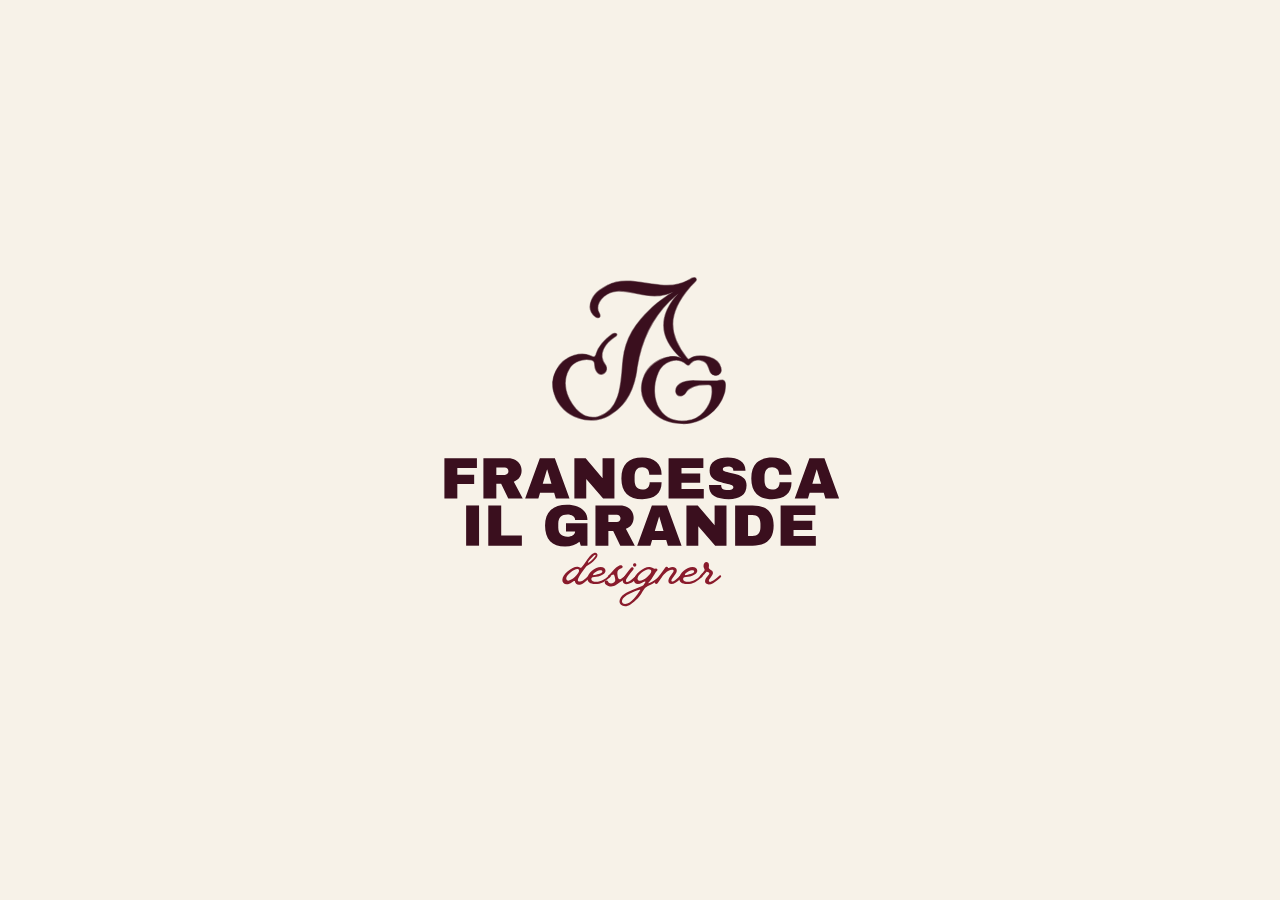
<file: index.html>
<!doctype html>
<html lang="it">
<head>
<meta charset="utf-8">
<meta name="viewport" content="width=device-width,initial-scale=1,viewport-fit=cover">
<title>Francesca Il Grande</title>
<meta name="description" content="Francesca Il Grande, graphic designer a Catania. Loghi, identità visiva, packaging e grafiche per attività che vogliono un&#x27;immagine chiara e curata.">
<link rel="canonical" href="https://francescailgrande.github.io/">
<meta property="og:type" content="website">
<meta property="og:site_name" content="Francesca Il Grande">
<meta property="og:locale" content="it_IT">
<meta property="og:title" content="Francesca Il Grande">
<meta property="og:description" content="Francesca Il Grande, graphic designer a Catania. Loghi, identità visiva, packaging e grafiche per attività che vogliono un&#x27;immagine chiara e curata.">
<meta property="og:url" content="https://francescailgrande.github.io/">
<meta property="og:image" content="https://francescailgrande.github.io/og-image.png">
<meta name="twitter:card" content="summary_large_image">
<link rel="icon" href="/favicon.svg" type="image/svg+xml">
<link rel="apple-touch-icon" href="/apple-touch-icon.png">
<link rel="preconnect" href="https://fonts.googleapis.com">
<link rel="preconnect" href="https://fonts.gstatic.com" crossorigin>
<link rel="stylesheet" href="https://fonts.googleapis.com/css2?family=League+Spartan:wght@900&family=Luxurious+Script&family=Bricolage+Grotesque:opsz,wght@12..96,700;12..96,800&family=DM+Sans:wght@400;500;700&family=Bodoni+Moda:ital,opsz,wght@0,6..96,500;0,6..96,600;0,6..96,700;1,6..96,500&display=swap">
<link rel="stylesheet" href="/css/stile.css?v=1791282355">
<script>
  // Se JavaScript e' attivo prepara l'apertura animata; se qualcosa va storto mostra comunque tutto.
  document.documentElement.classList.add('js');
  setTimeout(function(){ if(!document.documentElement.dataset.ok){ document.documentElement.classList.remove('js'); } },6000);
</script>
</head>
<body>
<div class="pagina">
  <a class="logo" href="/" aria-label="Francesca Il Grande, graphic designer, home">
    <svg class="mono" viewBox="50 61 148 124" aria-hidden="true" focusable="false"><defs><path id="fg-p" d="M154.08,73.77c-20.89,11.25-37-1.93-51.5,1.06-3.89.8-7.44,2.92-9.99,5.98-2.34,2.8-3.81,6.27-2.76,9.85.41,1.59,1.96,3.03,1.5,4.56-1.77,2.9-5.96-1.66-6.83-3.56-2.99-6.25,1.23-13.71,6.55-17.63,2.2-1.51,4.25-2.83,6.58-4.09,5.32-2.86,12.34-3.82,18.58-3.33,8.06.81,17,2.29,24.88,3.1,8.43.72,14.83.3,22.06-3.73,1.95-1.01,1.76-.99,3.58-1.93,1.03-.49,2.15-.63,2.89.09.24.33.69,1.24-.01,1.97-1.25,1.38-1.48,1.56-2.13,2.26-.88.95-1.88,1.8-2.72,2.79-19.28,22.43-17.31,38.85-2.71,57.84,1.42,1.84,1.88,1.57,3.18.67.85-.59,1.77-1.1,2.76-1.42,3.85-1.24,8.71-.76,12.49.35,4.48,1.23,8.42,4,9.6,8.82,1.02,3.13-1.22,5.86-4.16,5.89-1.51.01-2.96-.75-3.84-1.97-1.19-1.66-1.45-3.83-2.48-5.79-2.23-5.52-10.47-6.41-14.18-2.3-.6.56-1.24,1.7-2.04,1.69-.49-.01-.9-.4-1.29-.74-8.12-7.24-19.64-1.46-23.16,6.58-8.99,20.54,1.71,45.76,27.44,38.96,9.23-2.44,18.45-14.41,16.45-26.69-.24-1.51-1.23-2.22-2.6-2.24-4.27-.05-8.75-.16-12.63,1.72-1.86.91-3.93,1.77-5.24,3.42-.38.47-.7,1-1.04,1.51-.73,1.09-1.79,1.96-3.04,2.35-6.91,2.13-8.9-12.54,10.07-12.11,6.08,0,12.78.5,18.83.2,1.48-.1,3.02-.73,4.5-.56,2.7.73,2.3,4.59,1.88,7.27-.18,1.17-.42,2.32-.76,3.45-4.35,14.58-19.63,25.07-34.25,24.49-11.86-.47-19.2-3.91-26.38-11.96-12.97-14.53-5.98-35.11,11.71-41.2,4.97-1.75,8.11-1.78,13.2-.3,1.4.43,1.79,1,.46-.18-18.81-17.3-17.72-35.15-1.66-52.75.29-.32.72-.51.37-.27-2.94,1.98-5.64,4.5-8.08,6.82-15.29,15.13-22.91,32.55-26.42,53.54-1.64,14.58-7.08,29.39-19.94,37.67-16.18,12.5-41.53,3.99-47.47-15.26-4.79-12.76,3.01-27.56,16.14-31.51,3.97-1.17,8.65-1.47,12.67.19,1.17.39,2.82,1.61,3.95.82.59-.4.97-1.2,1.21-1.91,2.09-6.97,7.34-12.27,13.3-16.53,1.79-1.28,4.69-.33,2.98,1.33-9.01,5.52-15.9,15.24-8.57,24.22,1.18,2.09.88,4.79-1.19,6.21-4.16,2.93-7.51-1.78-7.63-7.31.01-1.7-1.07-2.99-2.96-3.47-6.77-1.7-14.56,1.89-17.47,6.41-7.25,11.23-3.36,23.93,5.1,33.94,4.64,5.05,11.13,8.16,18.56,5.99,18.82-5.51,18.29-29.72,19.86-46.05,1.89-18.06,10.32-30.42,23.42-42.69,6.37-5.87,10.5-8.24,17.62-13.24"/><clipPath id="fg-c"><use href="#fg-p"/></clipPath></defs><use class="pieno" href="#fg-p"/><use class="cont" href="#fg-p"/><g clip-path="url(#fg-c)"><g class="acqua"><path class="onda2" d="M-240 0 q30 -6 60 0 t60 0 t60 0 t60 0 t60 0 t60 0 t60 0 t60 0 t60 0 t60 0 t60 0 t60 0 t60 0 t60 0 L600 400 L-240 400Z"/><path class="onda1" d="M-200 0 q30 -6 60 0 t60 0 t60 0 t60 0 t60 0 t60 0 t60 0 t60 0 t60 0 t60 0 t60 0 t60 0 t60 0 t60 0 L640 400 L-200 400Z"/></g></g></svg>
    <svg class="nome" viewBox="120 585 570 235" role="img" aria-label="Francesca Il Grande, graphic designer" focusable="false"><g class="nome-caps"><path class="l" style="--i:0" transform="translate(130.74 646.30)" d="M 5.9375 -55.21875 L 50.5625 -55.21875 L 50.5625 -41.984375 L 23.671875 -41.984375 L 23.671875 -32.5 L 46.796875 -32.5 L 46.796875 -19.828125 L 23.671875 -19.828125 L 23.671875 0 L 5.9375 0 Z M 5.9375 -55.21875 "/><path class="l" style="--i:1" transform="translate(184.28 646.30)" d="M 58.359375 -38.28125 C 58.359375 -34.914062 57.445312 -31.867188 55.625 -29.140625 C 53.800781 -26.410156 51.148438 -24.398438 47.671875 -23.109375 L 59.953125 0 L 40.046875 0 L 30.265625 -20.140625 L 23.671875 -20.140625 L 23.671875 0 L 5.9375 0 L 5.9375 -55.21875 L 39.734375 -55.21875 C 43.691406 -55.21875 47.070312 -54.453125 49.875 -52.921875 C 52.6875 -51.398438 54.800781 -49.34375 56.21875 -46.75 C 57.644531 -44.15625 58.359375 -41.332031 58.359375 -38.28125 Z M 40.296875 -37.5625 C 40.296875 -39.007812 39.8125 -40.210938 38.84375 -41.171875 C 37.882812 -42.140625 36.707031 -42.625 35.3125 -42.625 L 23.671875 -42.625 L 23.671875 -32.421875 L 35.3125 -32.421875 C 36.707031 -32.421875 37.882812 -32.914062 38.84375 -33.90625 C 39.8125 -34.894531 40.296875 -36.113281 40.296875 -37.5625 Z M 40.296875 -37.5625 "/><path class="l" style="--i:2" transform="translate(246.71 646.30)" d="M 42.9375 0 L 40.609375 -7.78125 L 21.265625 -7.78125 L 18.9375 0 L 0.796875 0 L 20.953125 -55.21875 L 41.578125 -55.21875 L 61.71875 0 Z M 24.96875 -20.140625 L 36.921875 -20.140625 L 31.140625 -39.8125 L 30.828125 -39.8125 Z M 24.96875 -20.140625 "/><path class="l" style="--i:3" transform="translate(309.15 646.30)" d="M 45.4375 0 L 22.234375 -26.8125 L 22.234375 0 L 5.9375 0 L 5.9375 -55.21875 L 21.4375 -55.21875 L 44.625 -28.015625 L 44.625 -55.21875 L 60.921875 -55.21875 L 60.921875 0 Z M 45.4375 0 "/><path class="l" style="--i:4" transform="translate(376.01 646.30)" d="M 32.265625 -56.1875 C 40.453125 -56.1875 46.925781 -54.140625 51.6875 -50.046875 C 56.445312 -45.953125 58.828125 -40.101562 58.828125 -32.5 L 41.90625 -32.5 C 41.90625 -35.71875 41.0625 -38.257812 39.375 -40.125 C 37.6875 -42 35.289062 -42.9375 32.1875 -42.9375 C 28.601562 -42.9375 25.96875 -41.8125 24.28125 -39.5625 C 22.59375 -37.320312 21.75 -34.195312 21.75 -30.1875 L 21.75 -25.046875 C 21.75 -21.085938 22.59375 -17.96875 24.28125 -15.6875 C 25.96875 -13.414062 28.550781 -12.28125 32.03125 -12.28125 C 35.445312 -12.28125 38.035156 -13.160156 39.796875 -14.921875 C 41.566406 -16.691406 42.453125 -19.179688 42.453125 -22.390625 L 58.828125 -22.390625 C 58.828125 -14.847656 56.515625 -9.066406 51.890625 -5.046875 C 47.265625 -1.035156 40.722656 0.96875 32.265625 0.96875 C 22.847656 0.96875 15.71875 -1.4375 10.875 -6.25 C 6.03125 -11.070312 3.609375 -18.191406 3.609375 -27.609375 C 3.609375 -37.023438 6.03125 -44.140625 10.875 -48.953125 C 15.71875 -53.773438 22.847656 -56.1875 32.265625 -56.1875 Z M 32.265625 -56.1875 "/><path class="l" style="--i:5" transform="translate(438.45 646.30)" d="M 5.9375 -55.21875 L 53.703125 -55.21875 L 53.703125 -41.984375 L 23.671875 -41.984375 L 23.671875 -34.359375 L 49.359375 -34.359375 L 49.359375 -21.671875 L 23.671875 -21.671875 L 23.671875 -13.25 L 54.265625 -13.25 L 54.265625 0 L 5.9375 0 Z M 5.9375 -55.21875 "/><path class="l" style="--i:6" transform="translate(496.39 646.30)" d="M 29.140625 -56.1875 C 36.203125 -56.1875 42.003906 -54.753906 46.546875 -51.890625 C 51.097656 -49.023438 53.425781 -44.785156 53.53125 -39.171875 L 53.53125 -38.203125 L 36.921875 -38.203125 L 36.921875 -38.53125 C 36.921875 -40.132812 36.332031 -41.46875 35.15625 -42.53125 C 33.976562 -43.601562 32.1875 -44.140625 29.78125 -44.140625 C 27.425781 -44.140625 25.617188 -43.789062 24.359375 -43.09375 C 23.097656 -42.40625 22.46875 -41.550781 22.46875 -40.53125 C 22.46875 -39.082031 23.320312 -38.007812 25.03125 -37.3125 C 26.75 -36.625 29.507812 -35.90625 33.3125 -35.15625 C 37.75 -34.25 41.398438 -33.300781 44.265625 -32.3125 C 47.128906 -31.320312 49.628906 -29.703125 51.765625 -27.453125 C 53.910156 -25.203125 55.007812 -22.148438 55.0625 -18.296875 C 55.0625 -11.773438 52.851562 -6.929688 48.4375 -3.765625 C 44.019531 -0.609375 38.117188 0.96875 30.734375 0.96875 C 22.117188 0.96875 15.414062 -0.472656 10.625 -3.359375 C 5.84375 -6.253906 3.453125 -11.367188 3.453125 -18.703125 L 20.234375 -18.703125 C 20.234375 -15.921875 20.953125 -14.0625 22.390625 -13.125 C 23.835938 -12.1875 26.085938 -11.71875 29.140625 -11.71875 C 31.378906 -11.71875 33.234375 -11.957031 34.703125 -12.4375 C 36.179688 -12.914062 36.921875 -13.90625 36.921875 -15.40625 C 36.921875 -16.75 36.101562 -17.753906 34.46875 -18.421875 C 32.84375 -19.085938 30.179688 -19.796875 26.484375 -20.546875 C 21.992188 -21.515625 18.273438 -22.519531 15.328125 -23.5625 C 12.390625 -24.601562 9.820312 -26.328125 7.625 -28.734375 C 5.425781 -31.140625 4.328125 -34.40625 4.328125 -38.53125 C 4.328125 -44.570312 6.664062 -49.023438 11.34375 -51.890625 C 16.03125 -54.753906 21.960938 -56.1875 29.140625 -56.1875 Z M 29.140625 -56.1875 "/><path class="l" style="--i:7" transform="translate(554.34 646.30)" d="M 32.265625 -56.1875 C 40.453125 -56.1875 46.925781 -54.140625 51.6875 -50.046875 C 56.445312 -45.953125 58.828125 -40.101562 58.828125 -32.5 L 41.90625 -32.5 C 41.90625 -35.71875 41.0625 -38.257812 39.375 -40.125 C 37.6875 -42 35.289062 -42.9375 32.1875 -42.9375 C 28.601562 -42.9375 25.96875 -41.8125 24.28125 -39.5625 C 22.59375 -37.320312 21.75 -34.195312 21.75 -30.1875 L 21.75 -25.046875 C 21.75 -21.085938 22.59375 -17.96875 24.28125 -15.6875 C 25.96875 -13.414062 28.550781 -12.28125 32.03125 -12.28125 C 35.445312 -12.28125 38.035156 -13.160156 39.796875 -14.921875 C 41.566406 -16.691406 42.453125 -19.179688 42.453125 -22.390625 L 58.828125 -22.390625 C 58.828125 -14.847656 56.515625 -9.066406 51.890625 -5.046875 C 47.265625 -1.035156 40.722656 0.96875 32.265625 0.96875 C 22.847656 0.96875 15.71875 -1.4375 10.875 -6.25 C 6.03125 -11.070312 3.609375 -18.191406 3.609375 -27.609375 C 3.609375 -37.023438 6.03125 -44.140625 10.875 -48.953125 C 15.71875 -53.773438 22.847656 -56.1875 32.265625 -56.1875 Z M 32.265625 -56.1875 "/><path class="l" style="--i:8" transform="translate(616.78 646.30)" d="M 42.9375 0 L 40.609375 -7.78125 L 21.265625 -7.78125 L 18.9375 0 L 0.796875 0 L 20.953125 -55.21875 L 41.578125 -55.21875 L 61.71875 0 Z M 24.96875 -20.140625 L 36.921875 -20.140625 L 31.140625 -39.8125 L 30.828125 -39.8125 Z M 24.96875 -20.140625 "/><path class="l" style="--i:9" transform="translate(159.76 711.02)" d="M 6.75 0 L 6.75 -55.21875 L 24.484375 -55.21875 L 24.484375 0 Z M 6.75 0 "/><path class="l" style="--i:10" transform="translate(190.98 711.02)" d="M 5.9375 -55.21875 L 23.671875 -55.21875 L 23.671875 -14.125 L 52.015625 -14.125 L 52.015625 0 L 5.9375 0 Z M 5.9375 -55.21875 "/><path class="l" style="--i:11" transform="translate(271.23 711.02)" d="M 33.71875 -56.1875 C 39.007812 -56.1875 43.769531 -55.382812 48 -53.78125 C 52.226562 -52.175781 55.582031 -49.804688 58.0625 -46.671875 C 60.550781 -43.546875 61.796875 -39.734375 61.796875 -35.234375 L 44.875 -35.234375 C 44.875 -37.535156 43.851562 -39.394531 41.8125 -40.8125 C 39.78125 -42.226562 37.320312 -42.9375 34.4375 -42.9375 C 30.257812 -42.9375 27.097656 -41.828125 24.953125 -39.609375 C 22.816406 -37.390625 21.75 -34.25 21.75 -30.1875 L 21.75 -25.046875 C 21.75 -20.972656 22.816406 -17.828125 24.953125 -15.609375 C 27.097656 -13.390625 30.257812 -12.28125 34.4375 -12.28125 C 37.320312 -12.28125 39.78125 -12.960938 41.8125 -14.328125 C 43.851562 -15.691406 44.875 -17.441406 44.875 -19.578125 L 32.34375 -19.578125 L 32.34375 -30.828125 L 61.796875 -30.828125 L 61.796875 0 L 52.65625 0 L 50.890625 -5.453125 C 45.859375 -1.171875 39.273438 0.96875 31.140625 0.96875 C 21.992188 0.96875 15.117188 -1.425781 10.515625 -6.21875 C 5.910156 -11.007812 3.609375 -18.140625 3.609375 -27.609375 C 3.609375 -36.972656 6.21875 -44.078125 11.4375 -48.921875 C 16.65625 -53.765625 24.082031 -56.1875 33.71875 -56.1875 Z M 33.71875 -56.1875 "/><path class="l" style="--i:12" transform="translate(338.09 711.02)" d="M 58.359375 -38.28125 C 58.359375 -34.914062 57.445312 -31.867188 55.625 -29.140625 C 53.800781 -26.410156 51.148438 -24.398438 47.671875 -23.109375 L 59.953125 0 L 40.046875 0 L 30.265625 -20.140625 L 23.671875 -20.140625 L 23.671875 0 L 5.9375 0 L 5.9375 -55.21875 L 39.734375 -55.21875 C 43.691406 -55.21875 47.070312 -54.453125 49.875 -52.921875 C 52.6875 -51.398438 54.800781 -49.34375 56.21875 -46.75 C 57.644531 -44.15625 58.359375 -41.332031 58.359375 -38.28125 Z M 40.296875 -37.5625 C 40.296875 -39.007812 39.8125 -40.210938 38.84375 -41.171875 C 37.882812 -42.140625 36.707031 -42.625 35.3125 -42.625 L 23.671875 -42.625 L 23.671875 -32.421875 L 35.3125 -32.421875 C 36.707031 -32.421875 37.882812 -32.914062 38.84375 -33.90625 C 39.8125 -34.894531 40.296875 -36.113281 40.296875 -37.5625 Z M 40.296875 -37.5625 "/><path class="l" style="--i:13" transform="translate(400.53 711.02)" d="M 42.9375 0 L 40.609375 -7.78125 L 21.265625 -7.78125 L 18.9375 0 L 0.796875 0 L 20.953125 -55.21875 L 41.578125 -55.21875 L 61.71875 0 Z M 24.96875 -20.140625 L 36.921875 -20.140625 L 31.140625 -39.8125 L 30.828125 -39.8125 Z M 24.96875 -20.140625 "/><path class="l" style="--i:14" transform="translate(462.97 711.02)" d="M 45.4375 0 L 22.234375 -26.8125 L 22.234375 0 L 5.9375 0 L 5.9375 -55.21875 L 21.4375 -55.21875 L 44.625 -28.015625 L 44.625 -55.21875 L 60.921875 -55.21875 L 60.921875 0 Z M 45.4375 0 "/><path class="l" style="--i:15" transform="translate(529.82 711.02)" d="M 29.859375 -55.21875 C 49.171875 -55.21875 58.828125 -46.015625 58.828125 -27.609375 C 58.828125 -9.203125 49.171875 0 29.859375 0 L 5.9375 0 L 5.9375 -55.21875 Z M 23.671875 -13.25 L 29.53125 -13.25 C 36.96875 -13.25 40.6875 -17.234375 40.6875 -25.203125 L 40.6875 -30.015625 C 40.6875 -37.992188 36.96875 -41.984375 29.53125 -41.984375 L 23.671875 -41.984375 Z M 23.671875 -13.25 "/><path class="l" style="--i:16" transform="translate(592.26 711.02)" d="M 5.9375 -55.21875 L 53.703125 -55.21875 L 53.703125 -41.984375 L 23.671875 -41.984375 L 23.671875 -34.359375 L 49.359375 -34.359375 L 49.359375 -21.671875 L 23.671875 -21.671875 L 23.671875 -13.25 L 54.265625 -13.25 L 54.265625 0 L 5.9375 0 Z M 5.9375 -55.21875 "/></g><g class="nome-gd" transform="translate(-110.9 0)"><path class="s" style="--i:0" transform="translate(411.43 768.66)" d="M 3.9375 -4.828125 C 2.144531 -4.828125 0.710938 -5.363281 -0.359375 -6.4375 C -1.429688 -7.507812 -1.96875 -8.878906 -1.96875 -10.546875 C -1.96875 -12.515625 -1.269531 -14.554688 0.125 -16.671875 C 1.53125 -18.785156 3.316406 -20.75 5.484375 -22.5625 C 7.660156 -24.375 9.894531 -25.832031 12.1875 -26.9375 C 14.488281 -28.039062 16.53125 -28.59375 18.3125 -28.59375 C 18.96875 -28.59375 19.625 -28.53125 20.28125 -28.40625 C 20.9375 -28.289062 21.535156 -28.054688 22.078125 -27.703125 L 22.34375 -27.515625 C 22.632812 -27.335938 22.898438 -27.25 23.140625 -27.25 C 23.316406 -27.25 23.523438 -27.289062 23.765625 -27.375 C 24.003906 -27.46875 24.273438 -27.664062 24.578125 -27.96875 C 25.234375 -28.625 26.050781 -29.664062 27.03125 -31.09375 C 28.007812 -32.519531 29.066406 -34.007812 30.203125 -35.5625 C 31.929688 -38.007812 33.671875 -40.394531 35.421875 -42.71875 C 37.179688 -45.039062 39.015625 -46.585938 40.921875 -47.359375 C 41.816406 -47.710938 42.625 -47.890625 43.34375 -47.890625 C 44.226562 -47.890625 44.9375 -47.609375 45.46875 -47.046875 C 46.007812 -46.484375 46.28125 -45.753906 46.28125 -44.859375 C 46.28125 -43.484375 45.742188 -42.050781 44.671875 -40.5625 C 43.609375 -39.070312 42.285156 -37.640625 40.703125 -36.265625 C 39.117188 -34.898438 37.535156 -33.664062 35.953125 -32.5625 C 34.378906 -31.46875 33.085938 -30.59375 32.078125 -29.9375 C 31.546875 -29.632812 30.769531 -28.875 29.75 -27.65625 C 28.738281 -26.4375 27.632812 -25.003906 26.4375 -23.359375 C 25.25 -21.722656 24.117188 -20.023438 23.046875 -18.265625 C 21.984375 -16.515625 21.09375 -14.921875 20.375 -13.484375 C 19.65625 -12.054688 19.296875 -10.988281 19.296875 -10.28125 C 19.296875 -9.675781 19.519531 -9.195312 19.96875 -8.84375 C 20.414062 -8.488281 20.96875 -8.3125 21.625 -8.3125 C 22.8125 -8.3125 24.550781 -8.976562 26.84375 -10.3125 C 29.144531 -11.65625 31.484375 -13.640625 33.859375 -16.265625 C 34.285156 -16.742188 34.675781 -17.054688 35.03125 -17.203125 C 35.382812 -17.347656 35.679688 -17.421875 35.921875 -17.421875 C 36.691406 -17.421875 37.078125 -17.003906 37.078125 -16.171875 C 37.078125 -15.753906 36.8125 -15.21875 36.28125 -14.5625 L 34.9375 -13.140625 C 31.957031 -9.921875 29.273438 -7.566406 26.890625 -6.078125 C 24.515625 -4.585938 22.460938 -3.84375 20.734375 -3.84375 C 19.242188 -3.84375 17.988281 -4.347656 16.96875 -5.359375 C 15.957031 -6.367188 15.394531 -7.53125 15.28125 -8.84375 C 15.101562 -9.019531 14.894531 -9.109375 14.65625 -9.109375 C 14.175781 -9.109375 13.59375 -8.914062 12.90625 -8.53125 C 12.226562 -8.144531 11.53125 -7.710938 10.8125 -7.234375 C 9.800781 -6.578125 8.726562 -6.007812 7.59375 -5.53125 C 6.457031 -5.0625 5.238281 -4.828125 3.9375 -4.828125 Z M 3.390625 -12.515625 C 3.390625 -11.617188 3.65625 -10.914062 4.1875 -10.40625 C 4.726562 -9.90625 5.390625 -9.65625 6.171875 -9.65625 C 7.242188 -9.65625 8.597656 -10.144531 10.234375 -11.125 C 11.867188 -12.101562 13.503906 -13.320312 15.140625 -14.78125 C 16.785156 -16.25 18.171875 -17.753906 19.296875 -19.296875 C 20.429688 -20.847656 21 -22.191406 21 -23.328125 C 21 -24.753906 20.164062 -25.46875 18.5 -25.46875 C 17.363281 -25.46875 15.945312 -25.050781 14.25 -24.21875 C 12.550781 -23.382812 10.867188 -22.296875 9.203125 -20.953125 C 7.535156 -19.609375 6.148438 -18.191406 5.046875 -16.703125 C 3.941406 -15.210938 3.390625 -13.816406 3.390625 -12.515625 Z M 43.15625 -45.3125 C 42.738281 -45.3125 41.992188 -44.832031 40.921875 -43.875 C 39.847656 -42.925781 38.71875 -41.8125 37.53125 -40.53125 C 36.34375 -39.25 35.316406 -38.023438 34.453125 -36.859375 C 33.585938 -35.703125 33.15625 -34.914062 33.15625 -34.5 C 33.15625 -34.375 33.242188 -34.3125 33.421875 -34.3125 C 33.953125 -34.3125 34.785156 -34.710938 35.921875 -35.515625 C 37.054688 -36.328125 38.21875 -37.328125 39.40625 -38.515625 C 40.59375 -39.703125 41.601562 -40.863281 42.4375 -42 C 43.28125 -43.132812 43.703125 -44 43.703125 -44.59375 C 43.703125 -45.070312 43.519531 -45.3125 43.15625 -45.3125 Z M 43.15625 -45.3125 "/><path class="s" style="--i:1" transform="translate(444.85 768.66)" d="M 9.5625 -4.921875 C 5.988281 -4.921875 3.351562 -5.601562 1.65625 -6.96875 C -0.0390625 -8.34375 -0.890625 -10.070312 -0.890625 -12.15625 C -0.890625 -14.0625 -0.324219 -15.984375 0.796875 -17.921875 C 1.929688 -19.859375 3.421875 -21.613281 5.265625 -23.1875 C 7.117188 -24.769531 9.101562 -26.035156 11.21875 -26.984375 C 13.332031 -27.941406 15.34375 -28.421875 17.25 -28.421875 C 19.207031 -28.421875 20.796875 -27.925781 22.015625 -26.9375 C 23.242188 -25.957031 23.859375 -24.722656 23.859375 -23.234375 C 23.859375 -21.628906 23.1875 -20.273438 21.84375 -19.171875 C 20.507812 -18.066406 18.875 -17.171875 16.9375 -16.484375 C 15 -15.796875 13.046875 -15.273438 11.078125 -14.921875 C 9.109375 -14.566406 7.5 -14.328125 6.25 -14.203125 C 5.539062 -14.085938 5.066406 -13.804688 4.828125 -13.359375 C 4.585938 -12.910156 4.46875 -12.421875 4.46875 -11.890625 C 4.46875 -10.398438 5.148438 -9.382812 6.515625 -8.84375 C 7.890625 -8.3125 9.378906 -8.046875 10.984375 -8.046875 C 14.328125 -8.046875 17.441406 -8.863281 20.328125 -10.5 C 23.210938 -12.132812 25.847656 -14.144531 28.234375 -16.53125 C 28.535156 -16.832031 28.894531 -16.984375 29.3125 -16.984375 C 29.726562 -16.984375 30.097656 -16.847656 30.421875 -16.578125 C 30.753906 -16.304688 30.921875 -15.960938 30.921875 -15.546875 C 30.921875 -15.191406 30.769531 -14.863281 30.46875 -14.5625 C 27.488281 -11.644531 24.269531 -9.304688 20.8125 -7.546875 C 17.363281 -5.796875 13.613281 -4.921875 9.5625 -4.921875 Z M 17.15625 -24.03125 C 16.4375 -24.03125 15.492188 -23.820312 14.328125 -23.40625 C 13.171875 -22.988281 12.023438 -22.453125 10.890625 -21.796875 C 9.765625 -21.148438 8.800781 -20.46875 8 -19.75 C 7.195312 -19.03125 6.796875 -18.375 6.796875 -17.78125 C 6.796875 -17.363281 7.125 -17.15625 7.78125 -17.15625 L 8.21875 -17.25 C 8.757812 -17.363281 9.640625 -17.539062 10.859375 -17.78125 C 12.078125 -18.019531 13.351562 -18.316406 14.6875 -18.671875 C 16.03125 -19.035156 17.175781 -19.515625 18.125 -20.109375 C 19.082031 -20.703125 19.5625 -21.414062 19.5625 -22.25 C 19.5625 -22.789062 19.320312 -23.222656 18.84375 -23.546875 C 18.375 -23.867188 17.8125 -24.03125 17.15625 -24.03125 Z M 17.15625 -24.03125 "/><path class="s" style="--i:2" transform="translate(472.37 768.66)" d="M -4.734375 -7.59375 C -4.734375 -9.144531 -3.988281 -9.921875 -2.5 -9.921875 C -1.25 -9.921875 -0.414062 -9.296875 0 -8.046875 C 0.300781 -7.265625 0.804688 -6.679688 1.515625 -6.296875 C 2.234375 -5.910156 2.976562 -5.71875 3.75 -5.71875 C 5.125 -5.71875 6.460938 -6.164062 7.765625 -7.0625 C 9.078125 -7.957031 9.734375 -9.085938 9.734375 -10.453125 C 9.734375 -11.046875 9.613281 -11.953125 9.375 -13.171875 C 9.144531 -14.398438 8.832031 -15.535156 8.4375 -16.578125 C 8.050781 -17.617188 7.59375 -18.140625 7.0625 -18.140625 C 6.695312 -18.140625 6.035156 -17.84375 5.078125 -17.25 C 4.128906 -16.65625 3.210938 -15.757812 2.328125 -14.5625 C 2.085938 -14.207031 1.757812 -14.03125 1.34375 -14.03125 C 0.925781 -14.03125 0.550781 -14.191406 0.21875 -14.515625 C -0.101562 -14.847656 -0.265625 -15.222656 -0.265625 -15.640625 C -0.265625 -15.929688 -0.175781 -16.171875 0 -16.359375 L 3.578125 -19.921875 L 6.609375 -23.234375 C 7.617188 -24.242188 8.597656 -25.253906 9.546875 -26.265625 C 10.503906 -27.285156 11.492188 -28.148438 12.515625 -28.859375 C 13.222656 -29.335938 14.007812 -29.769531 14.875 -30.15625 C 15.738281 -30.539062 16.554688 -30.734375 17.328125 -30.734375 C 17.984375 -30.734375 18.578125 -30.554688 19.109375 -30.203125 C 19.648438 -29.847656 19.921875 -29.3125 19.921875 -28.59375 C 19.921875 -27.9375 19.726562 -27.503906 19.34375 -27.296875 C 18.957031 -27.085938 18.613281 -26.925781 18.3125 -26.8125 C 16.46875 -26.21875 15.050781 -25.394531 14.0625 -24.34375 C 13.082031 -23.300781 12.59375 -21.890625 12.59375 -20.109375 C 12.59375 -19.691406 12.640625 -19.003906 12.734375 -18.046875 C 12.828125 -17.097656 12.976562 -16.113281 13.1875 -15.09375 C 13.394531 -14.082031 13.707031 -13.21875 14.125 -12.5 C 14.539062 -11.789062 15.078125 -11.4375 15.734375 -11.4375 C 16.328125 -11.4375 17.066406 -11.703125 17.953125 -12.234375 C 18.847656 -12.773438 19.785156 -13.429688 20.765625 -14.203125 C 21.753906 -14.984375 22.609375 -15.726562 23.328125 -16.4375 L 23.328125 -16.53125 C 23.617188 -16.832031 24.003906 -16.984375 24.484375 -16.984375 C 24.960938 -16.984375 25.347656 -16.847656 25.640625 -16.578125 C 25.941406 -16.304688 26.09375 -15.992188 26.09375 -15.640625 C 26.09375 -15.222656 25.914062 -14.832031 25.5625 -14.46875 L 25.375 -14.390625 C 24.539062 -13.554688 23.421875 -12.601562 22.015625 -11.53125 C 20.617188 -10.457031 19.175781 -9.398438 17.6875 -8.359375 C 16.195312 -7.316406 14.859375 -6.40625 13.671875 -5.625 C 12.484375 -4.851562 11.648438 -4.347656 11.171875 -4.109375 C 10.160156 -3.335938 9.023438 -2.726562 7.765625 -2.28125 C 6.515625 -1.832031 5.296875 -1.609375 4.109375 -1.609375 C 2.859375 -1.609375 1.546875 -1.84375 0.171875 -2.3125 C -1.191406 -2.789062 -2.347656 -3.476562 -3.296875 -4.375 C -4.253906 -5.269531 -4.734375 -6.34375 -4.734375 -7.59375 Z M -4.734375 -7.59375 "/><path class="s" style="--i:3" transform="translate(495.06 768.66)" d="M -2.6875 -9.375 C -2.6875 -10.570312 -2.382812 -11.851562 -1.78125 -13.21875 C -1.007812 -14.894531 0.132812 -16.6875 1.65625 -18.59375 C 3.175781 -20.5 4.5 -22.164062 5.625 -23.59375 L 7.859375 -26.453125 C 8.640625 -27.460938 9.503906 -27.96875 10.453125 -27.96875 C 10.929688 -27.96875 11.363281 -27.800781 11.75 -27.46875 C 12.132812 -27.144531 12.328125 -26.71875 12.328125 -26.1875 C 12.328125 -25.582031 12.117188 -25.046875 11.703125 -24.578125 L 9.46875 -21.796875 C 8.570312 -20.671875 7.601562 -19.378906 6.5625 -17.921875 C 5.519531 -16.460938 4.566406 -15.09375 3.703125 -13.8125 C 2.835938 -12.53125 2.226562 -11.5625 1.875 -10.90625 C 1.8125 -10.84375 1.78125 -10.707031 1.78125 -10.5 C 1.78125 -10.289062 1.78125 -10.097656 1.78125 -9.921875 C 1.78125 -8.492188 2.347656 -7.78125 3.484375 -7.78125 C 4.253906 -7.78125 5.191406 -8.101562 6.296875 -8.75 C 7.398438 -9.40625 8.515625 -10.207031 9.640625 -11.15625 C 10.773438 -12.113281 11.832031 -13.039062 12.8125 -13.9375 C 13.800781 -14.832031 14.566406 -15.519531 15.109375 -16 L 15.734375 -16.53125 C 16.085938 -16.882812 16.472656 -17.0625 16.890625 -17.0625 C 17.304688 -17.0625 17.660156 -16.925781 17.953125 -16.65625 C 18.253906 -16.394531 18.40625 -16.085938 18.40625 -15.734375 C 18.40625 -15.429688 18.195312 -15.007812 17.78125 -14.46875 L 17.25 -13.84375 C 14.207031 -10.332031 11.460938 -7.9375 9.015625 -6.65625 C 6.578125 -5.375 4.40625 -4.734375 2.5 -4.734375 C 1.007812 -4.734375 -0.222656 -5.132812 -1.203125 -5.9375 C -2.191406 -6.75 -2.6875 -7.894531 -2.6875 -9.375 Z M 11.4375 -31.09375 C 11.4375 -31.75 11.660156 -32.300781 12.109375 -32.75 C 12.554688 -33.195312 13.078125 -33.421875 13.671875 -33.421875 C 14.328125 -33.421875 14.878906 -33.195312 15.328125 -32.75 C 15.773438 -32.300781 16 -31.75 16 -31.09375 C 16 -30.5 15.773438 -29.976562 15.328125 -29.53125 C 14.878906 -29.082031 14.328125 -28.859375 13.671875 -28.859375 C 13.078125 -28.859375 12.554688 -29.082031 12.109375 -29.53125 C 11.660156 -29.976562 11.4375 -30.5 11.4375 -31.09375 Z M 11.4375 -31.09375 "/><path class="s" style="--i:4" transform="translate(510.08 768.66)" d="M -14.46875 25.46875 C -16.800781 25.46875 -18.664062 24.828125 -20.0625 23.546875 C -21.457031 22.265625 -22.15625 20.671875 -22.15625 18.765625 C -22.15625 17.210938 -21.632812 15.539062 -20.59375 13.75 C -19.550781 11.96875 -17.835938 10.242188 -15.453125 8.578125 C -13.367188 7.085938 -11.03125 5.820312 -8.4375 4.78125 C -5.851562 3.738281 -3.128906 2.648438 -0.265625 1.515625 L 8.125 -1.875 C 8.363281 -2 8.828125 -2.253906 9.515625 -2.640625 C 10.203125 -3.023438 10.875 -3.691406 11.53125 -4.640625 L 13.3125 -7.328125 C 13.3125 -7.441406 13.328125 -7.53125 13.359375 -7.59375 C 13.390625 -7.65625 13.40625 -7.71875 13.40625 -7.78125 C 13.40625 -8.195312 13.109375 -8.40625 12.515625 -8.40625 C 12.035156 -8.40625 11.410156 -8.164062 10.640625 -7.6875 L 8.84375 -6.703125 C 6.757812 -5.566406 4.851562 -5 3.125 -5 C 1.457031 -5 0.132812 -5.488281 -0.84375 -6.46875 C -1.832031 -7.457031 -2.328125 -8.695312 -2.328125 -10.1875 C -2.328125 -12.09375 -1.625 -14.101562 -0.21875 -16.21875 C 1.175781 -18.332031 2.960938 -20.3125 5.140625 -22.15625 C 7.316406 -24.007812 9.578125 -25.515625 11.921875 -26.671875 C 14.273438 -27.835938 16.40625 -28.421875 18.3125 -28.421875 C 19.144531 -28.421875 19.945312 -28.316406 20.71875 -28.109375 C 21.5 -27.898438 22.25 -27.613281 22.96875 -27.25 L 23.5 -26.984375 C 23.976562 -26.742188 24.46875 -26.535156 24.96875 -26.359375 C 25.476562 -26.179688 26.179688 -26.09375 27.078125 -26.09375 C 27.316406 -26.207031 27.523438 -26.265625 27.703125 -26.265625 C 28.234375 -26.265625 28.765625 -26.097656 29.296875 -25.765625 C 29.835938 -25.441406 30.109375 -25.046875 30.109375 -24.578125 C 30.109375 -24.210938 29.929688 -23.851562 29.578125 -23.5 C 28.203125 -21.894531 26.921875 -20.125 25.734375 -18.1875 C 24.546875 -16.25 23.320312 -14.3125 22.0625 -12.375 C 20.8125 -10.4375 19.328125 -8.601562 17.609375 -6.875 C 17.484375 -6.757812 17.421875 -6.582031 17.421875 -6.34375 C 17.421875 -6.101562 17.507812 -5.984375 17.6875 -5.984375 C 18.226562 -5.984375 19.148438 -6.3125 20.453125 -6.96875 C 21.765625 -7.625 23.222656 -8.472656 24.828125 -9.515625 C 26.441406 -10.554688 27.992188 -11.6875 29.484375 -12.90625 C 30.972656 -14.132812 32.164062 -15.3125 33.0625 -16.4375 C 33.414062 -16.851562 33.800781 -17.0625 34.21875 -17.0625 C 34.632812 -17.0625 34.992188 -16.910156 35.296875 -16.609375 C 35.597656 -16.316406 35.75 -15.960938 35.75 -15.546875 C 35.75 -15.253906 35.597656 -14.894531 35.296875 -14.46875 L 35.203125 -14.390625 C 32.640625 -11.890625 29.925781 -9.6875 27.0625 -7.78125 C 24.207031 -5.875 21.289062 -4.234375 18.3125 -2.859375 C 16.769531 -2.140625 15.59375 -1.507812 14.78125 -0.96875 C 13.976562 -0.4375 13.367188 0.078125 12.953125 0.578125 C 12.535156 1.085938 12.085938 1.671875 11.609375 2.328125 C 10.117188 4.523438 8.765625 6.632812 7.546875 8.65625 C 6.328125 10.6875 4.914062 12.507812 3.3125 14.125 L 3.03125 14.390625 C -0.589844 18.023438 -3.820312 20.78125 -6.65625 22.65625 C -9.488281 24.53125 -12.09375 25.46875 -14.46875 25.46875 Z M -18.765625 18.765625 C -18.765625 19.773438 -18.390625 20.609375 -17.640625 21.265625 C -16.898438 21.921875 -15.816406 22.25 -14.390625 22.25 C -12.304688 22.25 -10.265625 21.578125 -8.265625 20.234375 C -6.265625 18.898438 -4.34375 17.234375 -2.5 15.234375 C -0.65625 13.242188 1.007812 11.1875 2.5 9.0625 C 3.988281 6.945312 5.238281 5.117188 6.25 3.578125 L 6.34375 3.390625 C 6.34375 3.035156 6.046875 2.859375 5.453125 2.859375 C 4.734375 2.859375 3.492188 3.1875 1.734375 3.84375 C -0.0117188 4.5 -1.929688 5.300781 -4.015625 6.25 C -6.109375 7.207031 -8.003906 8.117188 -9.703125 8.984375 C -11.398438 9.847656 -12.570312 10.515625 -13.21875 10.984375 C -15.125 12.296875 -16.523438 13.632812 -17.421875 15 C -18.316406 16.375 -18.765625 17.628906 -18.765625 18.765625 Z M 17.96875 -25.203125 C 16.65625 -25.203125 15.132812 -24.796875 13.40625 -23.984375 C 11.675781 -23.179688 9.988281 -22.140625 8.34375 -20.859375 C 6.707031 -19.578125 5.335938 -18.207031 4.234375 -16.75 C 3.140625 -15.289062 2.59375 -13.878906 2.59375 -12.515625 C 2.59375 -11.554688 2.90625 -10.804688 3.53125 -10.265625 C 4.15625 -9.734375 4.914062 -9.46875 5.8125 -9.46875 C 7.0625 -9.46875 8.5625 -9.929688 10.3125 -10.859375 C 12.070312 -11.785156 13.800781 -12.960938 15.5 -14.390625 C 17.195312 -15.816406 18.613281 -17.257812 19.75 -18.71875 C 20.882812 -20.175781 21.453125 -21.441406 21.453125 -22.515625 C 21.453125 -23.347656 21.125 -24.003906 20.46875 -24.484375 C 19.8125 -24.960938 18.976562 -25.203125 17.96875 -25.203125 Z M 17.96875 -25.203125 "/><path class="s" style="--i:5" transform="translate(542.51 768.66)" d="M -6.171875 -7.0625 C -6.171875 -7.476562 -6.050781 -7.832031 -5.8125 -8.125 C -4.257812 -10.570312 -2.585938 -12.957031 -0.796875 -15.28125 C 0.980469 -17.601562 2.707031 -19.957031 4.375 -22.34375 L 8.046875 -27.4375 C 8.335938 -27.90625 8.691406 -28.226562 9.109375 -28.40625 C 9.523438 -28.59375 9.882812 -28.6875 10.1875 -28.6875 C 11.082031 -28.6875 11.648438 -28.359375 11.890625 -27.703125 C 12.066406 -27.222656 12.363281 -26.984375 12.78125 -26.984375 C 13.132812 -26.984375 13.550781 -27.101562 14.03125 -27.34375 C 15.394531 -27.9375 16.796875 -28.234375 18.234375 -28.234375 C 19.835938 -28.234375 21.203125 -27.832031 22.328125 -27.03125 C 23.460938 -26.226562 24.03125 -25.019531 24.03125 -23.40625 C 24.03125 -22.8125 23.925781 -22.171875 23.71875 -21.484375 C 23.507812 -20.804688 23.171875 -20.078125 22.703125 -19.296875 C 22.398438 -18.828125 22.039062 -18.335938 21.625 -17.828125 C 21.207031 -17.316406 20.789062 -16.765625 20.375 -16.171875 L 18.59375 -13.765625 C 17.875 -12.804688 17.363281 -11.953125 17.0625 -11.203125 C 16.769531 -10.460938 16.625 -9.851562 16.625 -9.375 C 16.625 -8.664062 16.953125 -8.3125 17.609375 -8.3125 C 18.265625 -8.3125 19.113281 -8.640625 20.15625 -9.296875 C 21.195312 -9.953125 22.265625 -10.738281 23.359375 -11.65625 C 24.460938 -12.582031 25.488281 -13.476562 26.4375 -14.34375 C 27.394531 -15.207031 28.144531 -15.847656 28.6875 -16.265625 L 29.21875 -16.703125 C 29.632812 -17.003906 29.960938 -17.15625 30.203125 -17.15625 C 30.617188 -17.15625 30.972656 -17.003906 31.265625 -16.703125 C 31.566406 -16.410156 31.71875 -16.054688 31.71875 -15.640625 C 31.71875 -15.285156 31.597656 -14.957031 31.359375 -14.65625 C 30.234375 -13.46875 28.863281 -12.128906 27.25 -10.640625 C 25.644531 -9.148438 23.945312 -7.867188 22.15625 -6.796875 C 20.375 -5.722656 18.585938 -5.1875 16.796875 -5.1875 C 15.484375 -5.1875 14.441406 -5.523438 13.671875 -6.203125 C 12.898438 -6.890625 12.515625 -7.890625 12.515625 -9.203125 C 12.515625 -10.035156 12.707031 -10.972656 13.09375 -12.015625 C 13.476562 -13.054688 14.054688 -14.175781 14.828125 -15.375 L 18.671875 -20.734375 C 19.085938 -21.265625 19.351562 -21.738281 19.46875 -22.15625 C 19.59375 -22.570312 19.65625 -22.929688 19.65625 -23.234375 C 19.65625 -24.179688 18.941406 -24.65625 17.515625 -24.65625 C 16.023438 -24.65625 14.445312 -24.191406 12.78125 -23.265625 C 11.113281 -22.347656 9.578125 -21.25 8.171875 -19.96875 C 6.773438 -18.6875 5.660156 -17.453125 4.828125 -16.265625 L -2.234375 -6.078125 C -2.765625 -5.359375 -3.390625 -5 -4.109375 -5 C -4.703125 -5 -5.191406 -5.207031 -5.578125 -5.625 C -5.972656 -6.039062 -6.171875 -6.519531 -6.171875 -7.0625 Z M -6.171875 -7.0625 "/><path class="s" style="--i:6" transform="translate(570.84 768.66)" d="M 9.5625 -4.921875 C 5.988281 -4.921875 3.351562 -5.601562 1.65625 -6.96875 C -0.0390625 -8.34375 -0.890625 -10.070312 -0.890625 -12.15625 C -0.890625 -14.0625 -0.324219 -15.984375 0.796875 -17.921875 C 1.929688 -19.859375 3.421875 -21.613281 5.265625 -23.1875 C 7.117188 -24.769531 9.101562 -26.035156 11.21875 -26.984375 C 13.332031 -27.941406 15.34375 -28.421875 17.25 -28.421875 C 19.207031 -28.421875 20.796875 -27.925781 22.015625 -26.9375 C 23.242188 -25.957031 23.859375 -24.722656 23.859375 -23.234375 C 23.859375 -21.628906 23.1875 -20.273438 21.84375 -19.171875 C 20.507812 -18.066406 18.875 -17.171875 16.9375 -16.484375 C 15 -15.796875 13.046875 -15.273438 11.078125 -14.921875 C 9.109375 -14.566406 7.5 -14.328125 6.25 -14.203125 C 5.539062 -14.085938 5.066406 -13.804688 4.828125 -13.359375 C 4.585938 -12.910156 4.46875 -12.421875 4.46875 -11.890625 C 4.46875 -10.398438 5.148438 -9.382812 6.515625 -8.84375 C 7.890625 -8.3125 9.378906 -8.046875 10.984375 -8.046875 C 14.328125 -8.046875 17.441406 -8.863281 20.328125 -10.5 C 23.210938 -12.132812 25.847656 -14.144531 28.234375 -16.53125 C 28.535156 -16.832031 28.894531 -16.984375 29.3125 -16.984375 C 29.726562 -16.984375 30.097656 -16.847656 30.421875 -16.578125 C 30.753906 -16.304688 30.921875 -15.960938 30.921875 -15.546875 C 30.921875 -15.191406 30.769531 -14.863281 30.46875 -14.5625 C 27.488281 -11.644531 24.269531 -9.304688 20.8125 -7.546875 C 17.363281 -5.796875 13.613281 -4.921875 9.5625 -4.921875 Z M 17.15625 -24.03125 C 16.4375 -24.03125 15.492188 -23.820312 14.328125 -23.40625 C 13.171875 -22.988281 12.023438 -22.453125 10.890625 -21.796875 C 9.765625 -21.148438 8.800781 -20.46875 8 -19.75 C 7.195312 -19.03125 6.796875 -18.375 6.796875 -17.78125 C 6.796875 -17.363281 7.125 -17.15625 7.78125 -17.15625 L 8.21875 -17.25 C 8.757812 -17.363281 9.640625 -17.539062 10.859375 -17.78125 C 12.078125 -18.019531 13.351562 -18.316406 14.6875 -18.671875 C 16.03125 -19.035156 17.175781 -19.515625 18.125 -20.109375 C 19.082031 -20.703125 19.5625 -21.414062 19.5625 -22.25 C 19.5625 -22.789062 19.320312 -23.222656 18.84375 -23.546875 C 18.375 -23.867188 17.8125 -24.03125 17.15625 -24.03125 Z M 17.15625 -24.03125 "/><path class="s" style="--i:7" transform="translate(598.36 768.66)" d="M -0.453125 -15.453125 C -0.453125 -15.640625 -0.136719 -16.101562 0.484375 -16.84375 C 1.117188 -17.59375 1.851562 -18.457031 2.6875 -19.4375 C 3.519531 -20.414062 4.273438 -21.273438 4.953125 -22.015625 C 5.640625 -22.765625 6.070312 -23.226562 6.25 -23.40625 C 6.425781 -23.59375 6.515625 -23.832031 6.515625 -24.125 C 6.515625 -24.425781 6.441406 -24.753906 6.296875 -25.109375 C 6.148438 -25.460938 5.988281 -25.847656 5.8125 -26.265625 C 5.632812 -26.679688 5.441406 -27.128906 5.234375 -27.609375 C 5.023438 -28.085938 4.921875 -28.6875 4.921875 -29.40625 L 4.921875 -30.203125 C 4.921875 -31.867188 5.335938 -33.117188 6.171875 -33.953125 C 7.003906 -34.785156 7.894531 -35.203125 8.84375 -35.203125 C 9.738281 -35.203125 10.554688 -34.828125 11.296875 -34.078125 C 12.046875 -33.335938 12.421875 -32.101562 12.421875 -30.375 L 12.25 -28.78125 C 12.25 -28.65625 12.234375 -28.503906 12.203125 -28.328125 C 12.171875 -28.148438 12.15625 -27.941406 12.15625 -27.703125 C 12.15625 -27.285156 12.285156 -26.820312 12.546875 -26.3125 C 12.816406 -25.8125 13.457031 -25.289062 14.46875 -24.75 C 15.070312 -24.457031 15.789062 -23.9375 16.625 -23.1875 C 17.457031 -22.445312 17.875 -21.476562 17.875 -20.28125 C 17.875 -19.570312 17.617188 -18.691406 17.109375 -17.640625 C 16.609375 -16.597656 15.726562 -15.242188 14.46875 -13.578125 L 13.140625 -11.796875 C 12.773438 -11.378906 12.535156 -10.945312 12.421875 -10.5 C 12.304688 -10.050781 12.25 -9.675781 12.25 -9.375 C 12.25 -8.425781 12.8125 -7.953125 13.9375 -7.953125 C 14.769531 -7.953125 15.796875 -8.304688 17.015625 -9.015625 C 18.242188 -9.734375 19.5 -10.566406 20.78125 -11.515625 C 22.0625 -12.472656 23.191406 -13.382812 24.171875 -14.25 C 25.148438 -15.113281 25.789062 -15.722656 26.09375 -16.078125 C 26.394531 -16.441406 26.691406 -16.679688 26.984375 -16.796875 C 27.285156 -16.921875 27.554688 -16.984375 27.796875 -16.984375 C 28.679688 -16.984375 29.125 -16.535156 29.125 -15.640625 C 29.125 -15.097656 28.914062 -14.679688 28.5 -14.390625 C 27.195312 -13.078125 25.632812 -11.644531 23.8125 -10.09375 C 22 -8.550781 20.078125 -7.226562 18.046875 -6.125 C 16.023438 -5.019531 14.03125 -4.46875 12.0625 -4.46875 C 10.507812 -4.46875 9.269531 -4.835938 8.34375 -5.578125 C 7.425781 -6.328125 6.96875 -7.359375 6.96875 -8.671875 C 6.96875 -10.097656 7.398438 -11.476562 8.265625 -12.8125 C 9.128906 -14.15625 10.035156 -15.335938 10.984375 -16.359375 C 11.523438 -16.953125 11.972656 -17.484375 12.328125 -17.953125 C 12.691406 -18.429688 12.875 -18.878906 12.875 -19.296875 C 12.875 -19.953125 12.46875 -20.546875 11.65625 -21.078125 C 10.851562 -21.617188 10.15625 -21.890625 9.5625 -21.890625 C 9.207031 -21.890625 8.847656 -21.679688 8.484375 -21.265625 C 8.242188 -21.023438 7.796875 -20.519531 7.140625 -19.75 C 6.492188 -18.976562 5.78125 -18.144531 5 -17.25 C 4.226562 -16.351562 3.484375 -15.59375 2.765625 -14.96875 C 2.054688 -14.34375 1.550781 -14.03125 1.25 -14.03125 C 0.832031 -14.03125 0.441406 -14.175781 0.078125 -14.46875 C -0.273438 -14.769531 -0.453125 -15.097656 -0.453125 -15.453125 Z M -0.453125 -15.453125 "/></g></svg>
  </a>
  <main class="centro">
    <div class="carrello">
      <picture>
        <source media="(max-width:700px)" srcset="/img/carrello-verticale.png">
        <img class="cesto" src="/img/carrello-orizzontale.png" alt="">
      </picture>
      <a class="pillola p-lavori" href="/lavori"><span>I miei lavori</span><svg class="freccia" viewBox="0 0 24 24" aria-hidden="true"><path d="M4 12h15M13 6l6 6-6 6" fill="none" stroke="currentColor" stroke-width="2.6" stroke-linecap="round" stroke-linejoin="round"/></svg></a>
      <a class="pillola chiara p-chisono" href="/chisono"><span>Chi sono</span><svg class="freccia" viewBox="0 0 24 24" aria-hidden="true"><path d="M4 12h15M13 6l6 6-6 6" fill="none" stroke="currentColor" stroke-width="2.6" stroke-linecap="round" stroke-linejoin="round"/></svg></a>
      <a class="pillola bordo p-cosa" href="/cosafaccio"><span>Cosa faccio</span><svg class="freccia" viewBox="0 0 24 24" aria-hidden="true"><path d="M4 12h15M13 6l6 6-6 6" fill="none" stroke="currentColor" stroke-width="2.6" stroke-linecap="round" stroke-linejoin="round"/></svg></a>
      <div class="logo-app a-ps" aria-hidden="true"><svg viewBox="0 0 48 48"><rect x="2" y="2" width="44" height="44" rx="10" fill="#001E36" stroke="#31A8FF" stroke-width="2.5"/><text x="24" y="31.5" text-anchor="middle" font-family="Arial,Helvetica,sans-serif" font-weight="700" font-size="21" fill="#31A8FF">Ps</text></svg></div>
      <div class="logo-app a-ai" aria-hidden="true"><svg viewBox="0 0 48 48"><rect x="2" y="2" width="44" height="44" rx="10" fill="#330000" stroke="#FF9A00" stroke-width="2.5"/><text x="24" y="31.5" text-anchor="middle" font-family="Arial,Helvetica,sans-serif" font-weight="700" font-size="21" fill="#FF9A00">Ai</text></svg></div>
      <div class="logo-app a-id" aria-hidden="true"><svg viewBox="0 0 48 48"><rect x="2" y="2" width="44" height="44" rx="10" fill="#49021F" stroke="#FF3366" stroke-width="2.5"/><text x="24" y="31.5" text-anchor="middle" font-family="Arial,Helvetica,sans-serif" font-weight="700" font-size="21" fill="#FF3366">Id</text></svg></div>
    </div>
  </main>
</div>
<p class="copy">© Francesca Il Grande<br>Tutti i diritti riservati</p>
<a class="whatsapp" href="https://wa.me/393384034825?text=Ciao%20Francesca%21%20Sono%20passato%20dal%20tuo%20sito%20e%20mi%20piacerebbe%20lavorare%20con%20te.%20Hai%20un%20momento%20per%20parlarne%3F" target="_blank" rel="noopener" aria-label="Scrivimi su WhatsApp">
  <svg viewBox="0 0 48 48" aria-hidden="true">
    <circle cx="24" cy="24" r="24" fill="#3A0F1E"/>
    <path d="M24 10.5a13 13 0 1 1-6.6 24.2L11 36.5l1.9-6.2A13 13 0 0 1 24 10.5z" fill="none" stroke="#F7F2E8" stroke-width="2.4" stroke-linejoin="round"/>
    <path transform="translate(16.2 15.4) scale(.62)" fill="#F7F2E8" d="M6.6 10.8c1.4 2.8 3.8 5.1 6.6 6.6l2.2-2.2c.3-.3.7-.4 1-.2 1.1.4 2.3.6 3.6.6.6 0 1 .4 1 1V20c0 .6-.4 1-1 1C10.6 21 3 13.4 3 4c0-.6.4-1 1-1h3.5c.6 0 1 .4 1 1 0 1.3.2 2.5.6 3.6.1.3 0 .7-.2 1L6.6 10.8z"/>
  </svg>
</a>
<svg width="0" height="0" style="position:absolute" aria-hidden="true" focusable="false">
  <!-- colora il carrello di vino scuro mantenendo la forma e le ombre -->
  <filter id="tinta-vino" color-interpolation-filters="sRGB">
    <feColorMatrix type="matrix" values="0 0 0 0 0.227  0 0 0 0 0.059  0 0 0 0 0.118  0 -2.6 0 2.6 0"/>
  </filter>
</svg>
<script src="/js/main.js?v=1791247359"></script>
<script src="/js/menu.js?v=1791282128" defer></script>
<script src="/js/whatsapp.js?v=1791281877" defer></script>
</body>
</html>
</file>
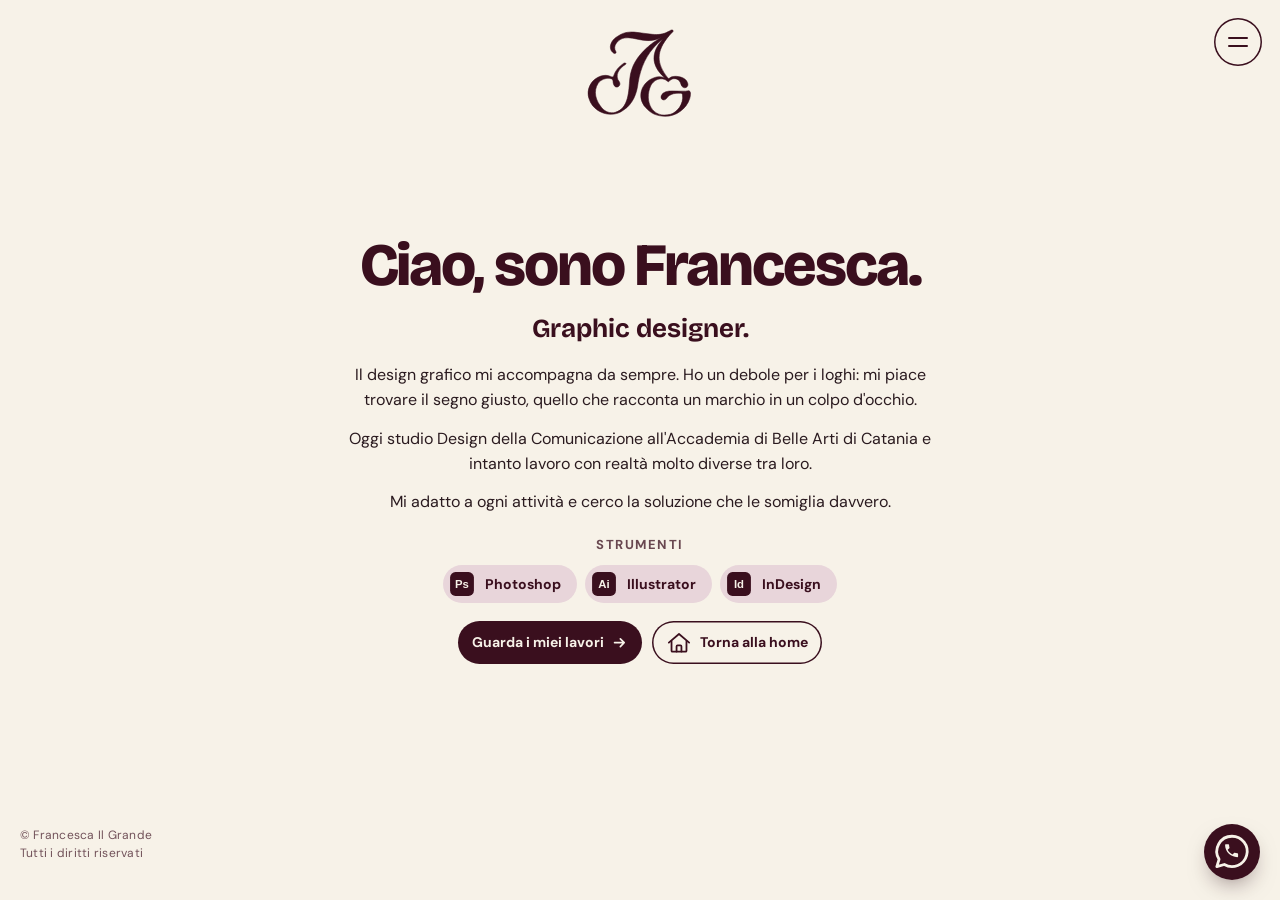
<file: chisono/index.html>
<!doctype html>
<html lang="it">
<head>
<meta charset="utf-8">
<meta name="viewport" content="width=device-width,initial-scale=1,viewport-fit=cover">
<title>Chi sono · Francesca Il Grande</title>
<meta name="description" content="Il design grafico mi accompagna da sempre. Studio Design della Comunicazione e lavoro con attività molto diverse tra loro.">
<link rel="canonical" href="https://francescailgrande.github.io/chisono/">
<meta property="og:type" content="website">
<meta property="og:site_name" content="Francesca Il Grande">
<meta property="og:locale" content="it_IT">
<meta property="og:title" content="Chi sono · Francesca Il Grande">
<meta property="og:description" content="Il design grafico mi accompagna da sempre. Studio Design della Comunicazione e lavoro con attività molto diverse tra loro.">
<meta property="og:url" content="https://francescailgrande.github.io/chisono/">
<meta property="og:image" content="https://francescailgrande.github.io/og-image.png">
<meta name="twitter:card" content="summary_large_image">
<link rel="icon" href="/favicon.svg" type="image/svg+xml">
<link rel="apple-touch-icon" href="/apple-touch-icon.png">
<link rel="preconnect" href="https://fonts.googleapis.com">
<link rel="preconnect" href="https://fonts.gstatic.com" crossorigin>
<link rel="stylesheet" href="https://fonts.googleapis.com/css2?family=League+Spartan:wght@900&family=Luxurious+Script&family=Bricolage+Grotesque:opsz,wght@12..96,700;12..96,800&family=DM+Sans:wght@400;500;700&family=Bodoni+Moda:ital,opsz,wght@0,6..96,500;0,6..96,600;0,6..96,700;1,6..96,500&display=swap">
<link rel="stylesheet" href="/css/stile.css?v=1791282355">
</head>
<body>
<div class="pagina pagina-testo">
  <a class="logo" href="/" aria-label="Francesca Il Grande, graphic designer, home">
    <svg class="mono" viewBox="50 61 148 124" aria-hidden="true" focusable="false"><defs><path id="fg-p" d="M154.08,73.77c-20.89,11.25-37-1.93-51.5,1.06-3.89.8-7.44,2.92-9.99,5.98-2.34,2.8-3.81,6.27-2.76,9.85.41,1.59,1.96,3.03,1.5,4.56-1.77,2.9-5.96-1.66-6.83-3.56-2.99-6.25,1.23-13.71,6.55-17.63,2.2-1.51,4.25-2.83,6.58-4.09,5.32-2.86,12.34-3.82,18.58-3.33,8.06.81,17,2.29,24.88,3.1,8.43.72,14.83.3,22.06-3.73,1.95-1.01,1.76-.99,3.58-1.93,1.03-.49,2.15-.63,2.89.09.24.33.69,1.24-.01,1.97-1.25,1.38-1.48,1.56-2.13,2.26-.88.95-1.88,1.8-2.72,2.79-19.28,22.43-17.31,38.85-2.71,57.84,1.42,1.84,1.88,1.57,3.18.67.85-.59,1.77-1.1,2.76-1.42,3.85-1.24,8.71-.76,12.49.35,4.48,1.23,8.42,4,9.6,8.82,1.02,3.13-1.22,5.86-4.16,5.89-1.51.01-2.96-.75-3.84-1.97-1.19-1.66-1.45-3.83-2.48-5.79-2.23-5.52-10.47-6.41-14.18-2.3-.6.56-1.24,1.7-2.04,1.69-.49-.01-.9-.4-1.29-.74-8.12-7.24-19.64-1.46-23.16,6.58-8.99,20.54,1.71,45.76,27.44,38.96,9.23-2.44,18.45-14.41,16.45-26.69-.24-1.51-1.23-2.22-2.6-2.24-4.27-.05-8.75-.16-12.63,1.72-1.86.91-3.93,1.77-5.24,3.42-.38.47-.7,1-1.04,1.51-.73,1.09-1.79,1.96-3.04,2.35-6.91,2.13-8.9-12.54,10.07-12.11,6.08,0,12.78.5,18.83.2,1.48-.1,3.02-.73,4.5-.56,2.7.73,2.3,4.59,1.88,7.27-.18,1.17-.42,2.32-.76,3.45-4.35,14.58-19.63,25.07-34.25,24.49-11.86-.47-19.2-3.91-26.38-11.96-12.97-14.53-5.98-35.11,11.71-41.2,4.97-1.75,8.11-1.78,13.2-.3,1.4.43,1.79,1,.46-.18-18.81-17.3-17.72-35.15-1.66-52.75.29-.32.72-.51.37-.27-2.94,1.98-5.64,4.5-8.08,6.82-15.29,15.13-22.91,32.55-26.42,53.54-1.64,14.58-7.08,29.39-19.94,37.67-16.18,12.5-41.53,3.99-47.47-15.26-4.79-12.76,3.01-27.56,16.14-31.51,3.97-1.17,8.65-1.47,12.67.19,1.17.39,2.82,1.61,3.95.82.59-.4.97-1.2,1.21-1.91,2.09-6.97,7.34-12.27,13.3-16.53,1.79-1.28,4.69-.33,2.98,1.33-9.01,5.52-15.9,15.24-8.57,24.22,1.18,2.09.88,4.79-1.19,6.21-4.16,2.93-7.51-1.78-7.63-7.31.01-1.7-1.07-2.99-2.96-3.47-6.77-1.7-14.56,1.89-17.47,6.41-7.25,11.23-3.36,23.93,5.1,33.94,4.64,5.05,11.13,8.16,18.56,5.99,18.82-5.51,18.29-29.72,19.86-46.05,1.89-18.06,10.32-30.42,23.42-42.69,6.37-5.87,10.5-8.24,17.62-13.24"/><clipPath id="fg-c"><use href="#fg-p"/></clipPath></defs><use class="pieno" href="#fg-p"/><use class="cont" href="#fg-p"/><g clip-path="url(#fg-c)"><g class="acqua"><path class="onda2" d="M-240 0 q30 -6 60 0 t60 0 t60 0 t60 0 t60 0 t60 0 t60 0 t60 0 t60 0 t60 0 t60 0 t60 0 t60 0 t60 0 L600 400 L-240 400Z"/><path class="onda1" d="M-200 0 q30 -6 60 0 t60 0 t60 0 t60 0 t60 0 t60 0 t60 0 t60 0 t60 0 t60 0 t60 0 t60 0 t60 0 t60 0 L640 400 L-200 400Z"/></g></g></svg>
  </a>
  <main class="chisono">
    <div class="testo">
      <h1>Ciao, sono Francesca.</h1>
      <p class="lead">Graphic designer.</p>
      <p>Il design grafico mi accompagna da sempre. Ho un debole per i loghi: mi piace trovare il segno giusto, quello che racconta un marchio in un colpo d'occhio.</p>
      <p>Oggi studio Design della Comunicazione all'Accademia di Belle Arti di Catania e intanto lavoro con realtà molto diverse tra loro.</p>
      <p>Mi adatto a ogni attività e cerco la soluzione che le somiglia davvero.</p>
      <div class="scheda">
        <h2>Strumenti</h2>
        <ul class="tag">
          <li><svg viewBox="0 0 48 48" aria-hidden="true"><rect x="2" y="2" width="44" height="44" rx="10" fill="#3A0F1E"/><text x="24" y="31.5" text-anchor="middle" font-family="Arial,Helvetica,sans-serif" font-weight="700" font-size="21" fill="#F7F2E8">Ps</text></svg>Photoshop</li><li><svg viewBox="0 0 48 48" aria-hidden="true"><rect x="2" y="2" width="44" height="44" rx="10" fill="#3A0F1E"/><text x="24" y="31.5" text-anchor="middle" font-family="Arial,Helvetica,sans-serif" font-weight="700" font-size="21" fill="#F7F2E8">Ai</text></svg>Illustrator</li><li><svg viewBox="0 0 48 48" aria-hidden="true"><rect x="2" y="2" width="44" height="44" rx="10" fill="#3A0F1E"/><text x="24" y="31.5" text-anchor="middle" font-family="Arial,Helvetica,sans-serif" font-weight="700" font-size="21" fill="#F7F2E8">Id</text></svg>InDesign</li>
        </ul>
      </div>
      <div class="azioni">
        <a class="btn-pieno" href="/lavori">Guarda i miei lavori<svg viewBox="0 0 24 24" aria-hidden="true"><path d="M4 12h15M13 6l6 6-6 6" fill="none" stroke="currentColor" stroke-width="2.6" stroke-linecap="round" stroke-linejoin="round"/></svg></a>
        <a class="btn-bordo" href="/"><svg class="ico-home" viewBox="0 0 32 28" aria-hidden="true" focusable="false"><g fill="none" stroke="currentColor" stroke-width="2.2" stroke-linecap="round" stroke-linejoin="round"><path class="tetto" d="M3.5 14.2 16 3.6l12.5 10.6"/><path class="corpo" d="M6.8 12.4V24a1.2 1.2 0 0 0 1.2 1.2h16a1.2 1.2 0 0 0 1.2-1.2V12.4"/><path class="porta" d="M13 25.2v-6.4a1.2 1.2 0 0 1 1.2-1.2h3.6a1.2 1.2 0 0 1 1.2 1.2v6.4"/></g></svg>Torna alla home</a>
      </div>
    </div>
  </main>
  <p class="copy">© Francesca Il Grande<br>Tutti i diritti riservati</p>
</div>
<a class="whatsapp" href="https://wa.me/393384034825?text=Ciao%20Francesca%21%20Sono%20passato%20dal%20tuo%20sito%20e%20mi%20piacerebbe%20lavorare%20con%20te.%20Hai%20un%20momento%20per%20parlarne%3F" target="_blank" rel="noopener" aria-label="Scrivimi su WhatsApp">
  <svg viewBox="0 0 48 48" aria-hidden="true">
    <circle cx="24" cy="24" r="24" fill="#3A0F1E"/>
    <path d="M24 10.5a13 13 0 1 1-6.6 24.2L11 36.5l1.9-6.2A13 13 0 0 1 24 10.5z" fill="none" stroke="#F7F2E8" stroke-width="2.4" stroke-linejoin="round"/>
    <path transform="translate(16.2 15.4) scale(.62)" fill="#F7F2E8" d="M6.6 10.8c1.4 2.8 3.8 5.1 6.6 6.6l2.2-2.2c.3-.3.7-.4 1-.2 1.1.4 2.3.6 3.6.6.6 0 1 .4 1 1V20c0 .6-.4 1-1 1C10.6 21 3 13.4 3 4c0-.6.4-1 1-1h3.5c.6 0 1 .4 1 1 0 1.3.2 2.5.6 3.6.1.3 0 .7-.2 1L6.6 10.8z"/>
  </svg>
</a>
<script src="/js/menu.js?v=1791282128" defer></script>
<script src="/js/whatsapp.js?v=1791281877" defer></script>
</body>
</html>
</file>
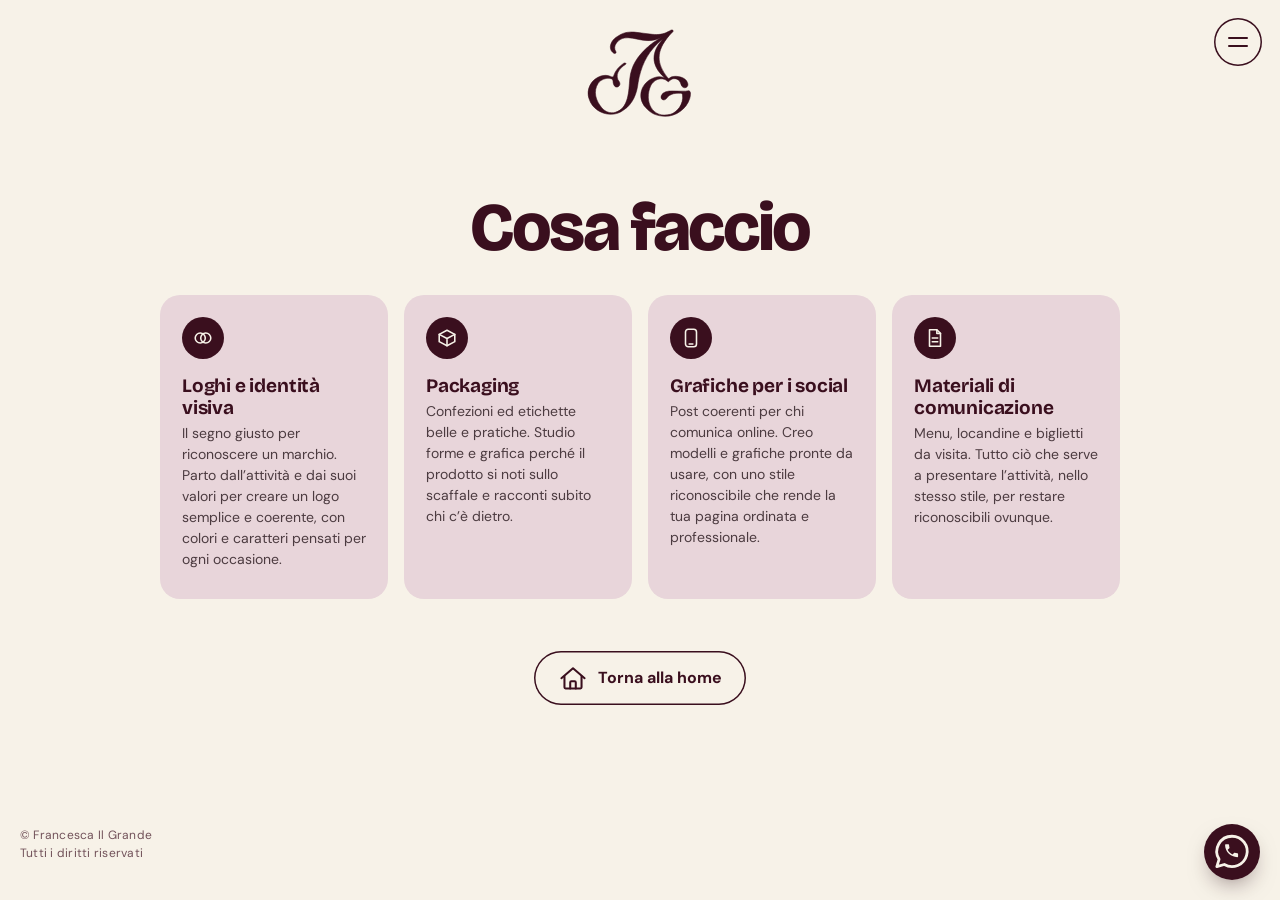
<file: cosafaccio/index.html>
<!doctype html>
<html lang="it">
<head>
<meta charset="utf-8">
<meta name="viewport" content="width=device-width,initial-scale=1,viewport-fit=cover">
<title>Cosa faccio · Francesca Il Grande</title>
<meta name="description" content="Loghi e identità visiva, packaging, grafiche per i social e materiali di comunicazione su misura per ogni attività.">
<link rel="canonical" href="https://francescailgrande.github.io/cosafaccio/">
<meta property="og:type" content="website">
<meta property="og:site_name" content="Francesca Il Grande">
<meta property="og:locale" content="it_IT">
<meta property="og:title" content="Cosa faccio · Francesca Il Grande">
<meta property="og:description" content="Loghi e identità visiva, packaging, grafiche per i social e materiali di comunicazione su misura per ogni attività.">
<meta property="og:url" content="https://francescailgrande.github.io/cosafaccio/">
<meta property="og:image" content="https://francescailgrande.github.io/og-image.png">
<meta name="twitter:card" content="summary_large_image">
<link rel="icon" href="/favicon.svg" type="image/svg+xml">
<link rel="apple-touch-icon" href="/apple-touch-icon.png">
<link rel="preconnect" href="https://fonts.googleapis.com">
<link rel="preconnect" href="https://fonts.gstatic.com" crossorigin>
<link rel="stylesheet" href="https://fonts.googleapis.com/css2?family=League+Spartan:wght@900&family=Luxurious+Script&family=Bricolage+Grotesque:opsz,wght@12..96,700;12..96,800&family=DM+Sans:wght@400;500;700&family=Bodoni+Moda:ital,opsz,wght@0,6..96,500;0,6..96,600;0,6..96,700;1,6..96,500&display=swap">
<link rel="stylesheet" href="/css/stile.css?v=1791282355">
</head>
<body>
<div class="pagina pagina-testo">
  <a class="logo" href="/" aria-label="Francesca Il Grande, graphic designer, home">
    <svg class="mono" viewBox="50 61 148 124" aria-hidden="true" focusable="false"><defs><path id="fg-p" d="M154.08,73.77c-20.89,11.25-37-1.93-51.5,1.06-3.89.8-7.44,2.92-9.99,5.98-2.34,2.8-3.81,6.27-2.76,9.85.41,1.59,1.96,3.03,1.5,4.56-1.77,2.9-5.96-1.66-6.83-3.56-2.99-6.25,1.23-13.71,6.55-17.63,2.2-1.51,4.25-2.83,6.58-4.09,5.32-2.86,12.34-3.82,18.58-3.33,8.06.81,17,2.29,24.88,3.1,8.43.72,14.83.3,22.06-3.73,1.95-1.01,1.76-.99,3.58-1.93,1.03-.49,2.15-.63,2.89.09.24.33.69,1.24-.01,1.97-1.25,1.38-1.48,1.56-2.13,2.26-.88.95-1.88,1.8-2.72,2.79-19.28,22.43-17.31,38.85-2.71,57.84,1.42,1.84,1.88,1.57,3.18.67.85-.59,1.77-1.1,2.76-1.42,3.85-1.24,8.71-.76,12.49.35,4.48,1.23,8.42,4,9.6,8.82,1.02,3.13-1.22,5.86-4.16,5.89-1.51.01-2.96-.75-3.84-1.97-1.19-1.66-1.45-3.83-2.48-5.79-2.23-5.52-10.47-6.41-14.18-2.3-.6.56-1.24,1.7-2.04,1.69-.49-.01-.9-.4-1.29-.74-8.12-7.24-19.64-1.46-23.16,6.58-8.99,20.54,1.71,45.76,27.44,38.96,9.23-2.44,18.45-14.41,16.45-26.69-.24-1.51-1.23-2.22-2.6-2.24-4.27-.05-8.75-.16-12.63,1.72-1.86.91-3.93,1.77-5.24,3.42-.38.47-.7,1-1.04,1.51-.73,1.09-1.79,1.96-3.04,2.35-6.91,2.13-8.9-12.54,10.07-12.11,6.08,0,12.78.5,18.83.2,1.48-.1,3.02-.73,4.5-.56,2.7.73,2.3,4.59,1.88,7.27-.18,1.17-.42,2.32-.76,3.45-4.35,14.58-19.63,25.07-34.25,24.49-11.86-.47-19.2-3.91-26.38-11.96-12.97-14.53-5.98-35.11,11.71-41.2,4.97-1.75,8.11-1.78,13.2-.3,1.4.43,1.79,1,.46-.18-18.81-17.3-17.72-35.15-1.66-52.75.29-.32.72-.51.37-.27-2.94,1.98-5.64,4.5-8.08,6.82-15.29,15.13-22.91,32.55-26.42,53.54-1.64,14.58-7.08,29.39-19.94,37.67-16.18,12.5-41.53,3.99-47.47-15.26-4.79-12.76,3.01-27.56,16.14-31.51,3.97-1.17,8.65-1.47,12.67.19,1.17.39,2.82,1.61,3.95.82.59-.4.97-1.2,1.21-1.91,2.09-6.97,7.34-12.27,13.3-16.53,1.79-1.28,4.69-.33,2.98,1.33-9.01,5.52-15.9,15.24-8.57,24.22,1.18,2.09.88,4.79-1.19,6.21-4.16,2.93-7.51-1.78-7.63-7.31.01-1.7-1.07-2.99-2.96-3.47-6.77-1.7-14.56,1.89-17.47,6.41-7.25,11.23-3.36,23.93,5.1,33.94,4.64,5.05,11.13,8.16,18.56,5.99,18.82-5.51,18.29-29.72,19.86-46.05,1.89-18.06,10.32-30.42,23.42-42.69,6.37-5.87,10.5-8.24,17.62-13.24"/><clipPath id="fg-c"><use href="#fg-p"/></clipPath></defs><use class="pieno" href="#fg-p"/><use class="cont" href="#fg-p"/><g clip-path="url(#fg-c)"><g class="acqua"><path class="onda2" d="M-240 0 q30 -6 60 0 t60 0 t60 0 t60 0 t60 0 t60 0 t60 0 t60 0 t60 0 t60 0 t60 0 t60 0 t60 0 t60 0 L600 400 L-240 400Z"/><path class="onda1" d="M-200 0 q30 -6 60 0 t60 0 t60 0 t60 0 t60 0 t60 0 t60 0 t60 0 t60 0 t60 0 t60 0 t60 0 t60 0 t60 0 L640 400 L-200 400Z"/></g></g></svg>
  </a>
  <main class="lavori-pagina cosa-pagina">
    <h1>Cosa faccio</h1>
    <ul class="servizi">
        <li class="servizio"><span class="ico"><svg viewBox="0 0 24 24" aria-hidden="true" fill="none" stroke="currentColor" stroke-width="1.7" stroke-linecap="round" stroke-linejoin="round"><circle cx="9" cy="12" r="5.5"/><circle cx="15" cy="12" r="5.5"/></svg></span><div><h2>Loghi e identità visiva</h2><p>Il segno giusto per riconoscere un marchio. Parto dall’attività e dai suoi valori per creare un logo semplice e coerente, con colori e caratteri pensati per ogni occasione.</p></div></li>
        <li class="servizio"><span class="ico"><svg viewBox="0 0 24 24" aria-hidden="true" fill="none" stroke="currentColor" stroke-width="1.7" stroke-linecap="round" stroke-linejoin="round"><path d="M3.5 8 12 3.5 20.5 8v8L12 20.5 3.5 16z"/><path d="M3.5 8 12 12.5 20.5 8M12 12.5v8"/></svg></span><div><h2>Packaging</h2><p>Confezioni ed etichette belle e pratiche. Studio forme e grafica perché il prodotto si noti sullo scaffale e racconti subito chi c’è dietro.</p></div></li>
        <li class="servizio"><span class="ico"><svg viewBox="0 0 24 24" aria-hidden="true" fill="none" stroke="currentColor" stroke-width="1.7" stroke-linecap="round" stroke-linejoin="round"><rect x="6" y="2.5" width="12" height="19" rx="3"/><path d="M10 18.5h4"/></svg></span><div><h2>Grafiche per i social</h2><p>Post coerenti per chi comunica online. Creo modelli e grafiche pronte da usare, con uno stile riconoscibile che rende la tua pagina ordinata e professionale.</p></div></li>
        <li class="servizio"><span class="ico"><svg viewBox="0 0 24 24" aria-hidden="true" fill="none" stroke="currentColor" stroke-width="1.7" stroke-linecap="round" stroke-linejoin="round"><path d="M6 3h8l4 4v14H6z"/><path d="M14 3v4h4M9 12h6M9 16h6"/></svg></span><div><h2>Materiali di comunicazione</h2><p>Menu, locandine e biglietti da visita. Tutto ciò che serve a presentare l’attività, nello stesso stile, per restare riconoscibili ovunque.</p></div></li>
    </ul>
    <a class="btn-bordo" href="/"><svg class="ico-home" viewBox="0 0 32 28" aria-hidden="true" focusable="false"><g fill="none" stroke="currentColor" stroke-width="2.2" stroke-linecap="round" stroke-linejoin="round"><path class="tetto" d="M3.5 14.2 16 3.6l12.5 10.6"/><path class="corpo" d="M6.8 12.4V24a1.2 1.2 0 0 0 1.2 1.2h16a1.2 1.2 0 0 0 1.2-1.2V12.4"/><path class="porta" d="M13 25.2v-6.4a1.2 1.2 0 0 1 1.2-1.2h3.6a1.2 1.2 0 0 1 1.2 1.2v6.4"/></g></svg>Torna alla home</a>
  </main>
  <p class="copy">© Francesca Il Grande<br>Tutti i diritti riservati</p>
</div>
<a class="whatsapp" href="https://wa.me/393384034825?text=Ciao%20Francesca%21%20Sono%20passato%20dal%20tuo%20sito%20e%20mi%20piacerebbe%20lavorare%20con%20te.%20Hai%20un%20momento%20per%20parlarne%3F" target="_blank" rel="noopener" aria-label="Scrivimi su WhatsApp">
  <svg viewBox="0 0 48 48" aria-hidden="true">
    <circle cx="24" cy="24" r="24" fill="#3A0F1E"/>
    <path d="M24 10.5a13 13 0 1 1-6.6 24.2L11 36.5l1.9-6.2A13 13 0 0 1 24 10.5z" fill="none" stroke="#F7F2E8" stroke-width="2.4" stroke-linejoin="round"/>
    <path transform="translate(16.2 15.4) scale(.62)" fill="#F7F2E8" d="M6.6 10.8c1.4 2.8 3.8 5.1 6.6 6.6l2.2-2.2c.3-.3.7-.4 1-.2 1.1.4 2.3.6 3.6.6.6 0 1 .4 1 1V20c0 .6-.4 1-1 1C10.6 21 3 13.4 3 4c0-.6.4-1 1-1h3.5c.6 0 1 .4 1 1 0 1.3.2 2.5.6 3.6.1.3 0 .7-.2 1L6.6 10.8z"/>
  </svg>
</a>
<script src="/js/menu.js?v=1791282128" defer></script>
<script src="/js/whatsapp.js?v=1791281877" defer></script>
</body>
</html>
</file>
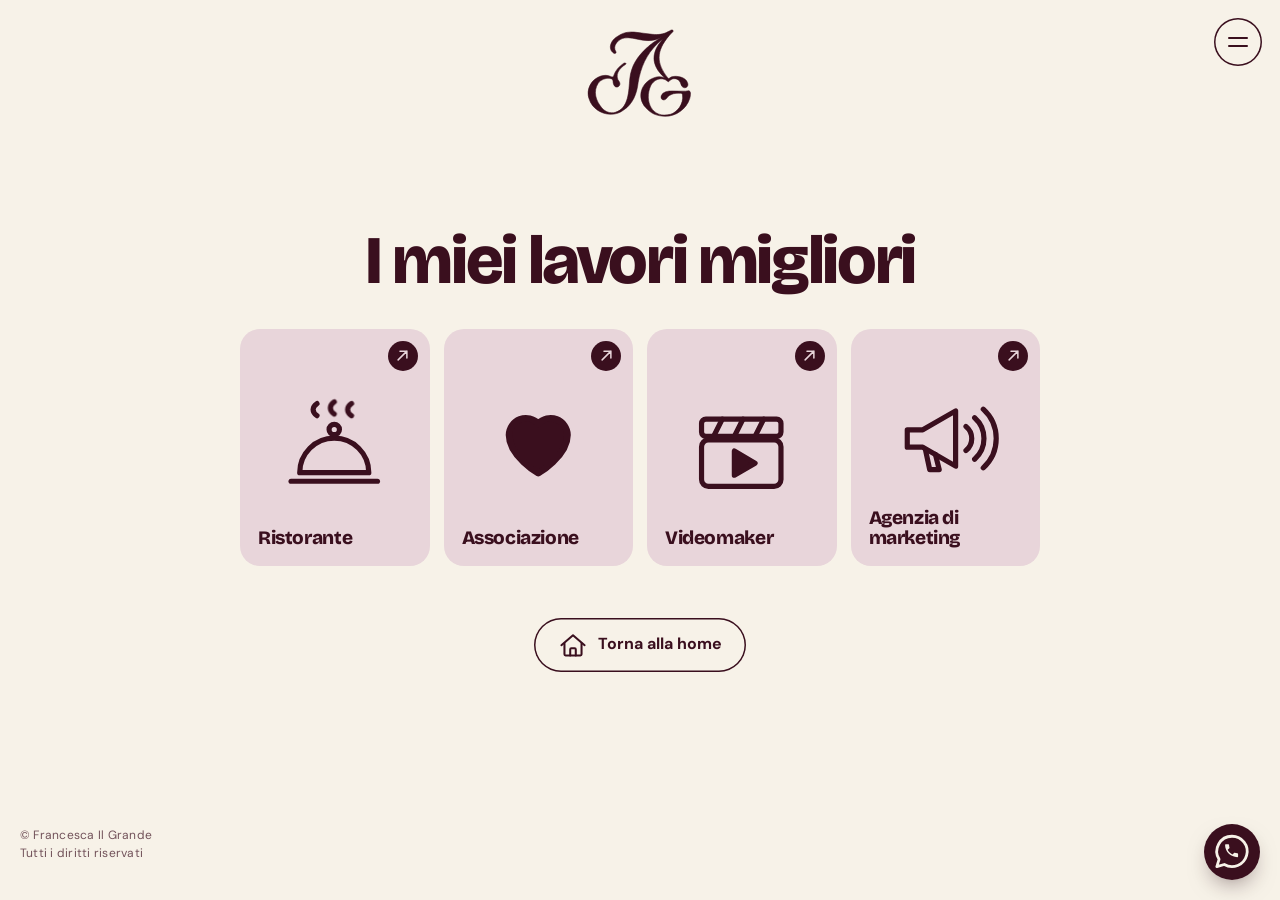
<file: lavori/index.html>
<!doctype html>
<html lang="it">
<head>
<meta charset="utf-8">
<meta name="viewport" content="width=device-width,initial-scale=1,viewport-fit=cover">
<title>I miei lavori · Francesca Il Grande</title>
<meta name="description" content="I progetti migliori di Francesca Il Grande: ristorante, associazione, videomaker e agenzia di marketing.">
<link rel="canonical" href="https://francescailgrande.github.io/lavori/">
<meta property="og:type" content="website">
<meta property="og:site_name" content="Francesca Il Grande">
<meta property="og:locale" content="it_IT">
<meta property="og:title" content="I miei lavori · Francesca Il Grande">
<meta property="og:description" content="I progetti migliori di Francesca Il Grande: ristorante, associazione, videomaker e agenzia di marketing.">
<meta property="og:url" content="https://francescailgrande.github.io/lavori/">
<meta property="og:image" content="https://francescailgrande.github.io/og-image.png">
<meta name="twitter:card" content="summary_large_image">
<link rel="icon" href="/favicon.svg" type="image/svg+xml">
<link rel="apple-touch-icon" href="/apple-touch-icon.png">
<link rel="preconnect" href="https://fonts.googleapis.com">
<link rel="preconnect" href="https://fonts.gstatic.com" crossorigin>
<link rel="stylesheet" href="https://fonts.googleapis.com/css2?family=League+Spartan:wght@900&family=Luxurious+Script&family=Bricolage+Grotesque:opsz,wght@12..96,700;12..96,800&family=DM+Sans:wght@400;500;700&family=Bodoni+Moda:ital,opsz,wght@0,6..96,500;0,6..96,600;0,6..96,700;1,6..96,500&display=swap">
<link rel="stylesheet" href="/css/stile.css?v=1791282355">
</head>
<body>
<div class="pagina pagina-testo">
  <a class="logo" href="/" aria-label="Francesca Il Grande, graphic designer, home">
    <svg class="mono" viewBox="50 61 148 124" aria-hidden="true" focusable="false"><defs><path id="fg-p" d="M154.08,73.77c-20.89,11.25-37-1.93-51.5,1.06-3.89.8-7.44,2.92-9.99,5.98-2.34,2.8-3.81,6.27-2.76,9.85.41,1.59,1.96,3.03,1.5,4.56-1.77,2.9-5.96-1.66-6.83-3.56-2.99-6.25,1.23-13.71,6.55-17.63,2.2-1.51,4.25-2.83,6.58-4.09,5.32-2.86,12.34-3.82,18.58-3.33,8.06.81,17,2.29,24.88,3.1,8.43.72,14.83.3,22.06-3.73,1.95-1.01,1.76-.99,3.58-1.93,1.03-.49,2.15-.63,2.89.09.24.33.69,1.24-.01,1.97-1.25,1.38-1.48,1.56-2.13,2.26-.88.95-1.88,1.8-2.72,2.79-19.28,22.43-17.31,38.85-2.71,57.84,1.42,1.84,1.88,1.57,3.18.67.85-.59,1.77-1.1,2.76-1.42,3.85-1.24,8.71-.76,12.49.35,4.48,1.23,8.42,4,9.6,8.82,1.02,3.13-1.22,5.86-4.16,5.89-1.51.01-2.96-.75-3.84-1.97-1.19-1.66-1.45-3.83-2.48-5.79-2.23-5.52-10.47-6.41-14.18-2.3-.6.56-1.24,1.7-2.04,1.69-.49-.01-.9-.4-1.29-.74-8.12-7.24-19.64-1.46-23.16,6.58-8.99,20.54,1.71,45.76,27.44,38.96,9.23-2.44,18.45-14.41,16.45-26.69-.24-1.51-1.23-2.22-2.6-2.24-4.27-.05-8.75-.16-12.63,1.72-1.86.91-3.93,1.77-5.24,3.42-.38.47-.7,1-1.04,1.51-.73,1.09-1.79,1.96-3.04,2.35-6.91,2.13-8.9-12.54,10.07-12.11,6.08,0,12.78.5,18.83.2,1.48-.1,3.02-.73,4.5-.56,2.7.73,2.3,4.59,1.88,7.27-.18,1.17-.42,2.32-.76,3.45-4.35,14.58-19.63,25.07-34.25,24.49-11.86-.47-19.2-3.91-26.38-11.96-12.97-14.53-5.98-35.11,11.71-41.2,4.97-1.75,8.11-1.78,13.2-.3,1.4.43,1.79,1,.46-.18-18.81-17.3-17.72-35.15-1.66-52.75.29-.32.72-.51.37-.27-2.94,1.98-5.64,4.5-8.08,6.82-15.29,15.13-22.91,32.55-26.42,53.54-1.64,14.58-7.08,29.39-19.94,37.67-16.18,12.5-41.53,3.99-47.47-15.26-4.79-12.76,3.01-27.56,16.14-31.51,3.97-1.17,8.65-1.47,12.67.19,1.17.39,2.82,1.61,3.95.82.59-.4.97-1.2,1.21-1.91,2.09-6.97,7.34-12.27,13.3-16.53,1.79-1.28,4.69-.33,2.98,1.33-9.01,5.52-15.9,15.24-8.57,24.22,1.18,2.09.88,4.79-1.19,6.21-4.16,2.93-7.51-1.78-7.63-7.31.01-1.7-1.07-2.99-2.96-3.47-6.77-1.7-14.56,1.89-17.47,6.41-7.25,11.23-3.36,23.93,5.1,33.94,4.64,5.05,11.13,8.16,18.56,5.99,18.82-5.51,18.29-29.72,19.86-46.05,1.89-18.06,10.32-30.42,23.42-42.69,6.37-5.87,10.5-8.24,17.62-13.24"/><clipPath id="fg-c"><use href="#fg-p"/></clipPath></defs><use class="pieno" href="#fg-p"/><use class="cont" href="#fg-p"/><g clip-path="url(#fg-c)"><g class="acqua"><path class="onda2" d="M-240 0 q30 -6 60 0 t60 0 t60 0 t60 0 t60 0 t60 0 t60 0 t60 0 t60 0 t60 0 t60 0 t60 0 t60 0 t60 0 L600 400 L-240 400Z"/><path class="onda1" d="M-200 0 q30 -6 60 0 t60 0 t60 0 t60 0 t60 0 t60 0 t60 0 t60 0 t60 0 t60 0 t60 0 t60 0 t60 0 t60 0 L640 400 L-200 400Z"/></g></g></svg>
  </a>
  <main class="lavori-pagina">
    <h1>I miei lavori migliori</h1>
    <ul class="lavori-griglia">
        <li><a class="lavoro" href="/lavori/ristorante"><span class="freccia-lavoro"><svg viewBox="0 0 24 24" aria-hidden="true"><path d="M5 19 19 5M8 5h11v11" fill="none" stroke="currentColor" stroke-width="2.4" stroke-linecap="round" stroke-linejoin="round"/></svg></span><span class="logo-slot" aria-hidden="true"><svg class="lg ic-ristorante" viewBox="0 0 64 64" aria-hidden="true" focusable="false"><g class="vapore"><path class="v1" d="M22 13c-3-2-3-5 0-7"/><path class="v2" d="M32 12c-3-2-3-5 0-7"/><path class="v3" d="M42 13c-3-2-3-5 0-7"/></g><g class="coperchio"><path d="M12 46a20 20 0 0 1 40 0z"/><circle cx="32" cy="21" r="3"/></g><path d="M7 51h50"/></svg></span><span class="nome">Ristorante</span></a></li>
        <li><a class="lavoro" href="/lavori/associazione"><span class="freccia-lavoro"><svg viewBox="0 0 24 24" aria-hidden="true"><path d="M5 19 19 5M8 5h11v11" fill="none" stroke="currentColor" stroke-width="2.4" stroke-linecap="round" stroke-linejoin="round"/></svg></span><span class="logo-slot" aria-hidden="true"><svg class="lg ic-associazione" viewBox="0 0 64 64" aria-hidden="true" focusable="false"><g class="centra" transform="translate(32 32) scale(1.3) translate(-32 -27)"><path class="cuore" d="M32 38s-13-7.6-13-17a7.5 7.5 0 0 1 13-5 7.5 7.5 0 0 1 13 5c0 9.400-13 17-13 17z"/></g></svg></span><span class="nome">Associazione</span></a></li>
        <li><a class="lavoro" href="/lavori/videomaker"><span class="freccia-lavoro"><svg viewBox="0 0 24 24" aria-hidden="true"><path d="M5 19 19 5M8 5h11v11" fill="none" stroke="currentColor" stroke-width="2.4" stroke-linecap="round" stroke-linejoin="round"/></svg></span><span class="logo-slot" aria-hidden="true"><svg class="lg ic-videomaker" viewBox="0 0 64 64" aria-hidden="true" focusable="false"><rect x="9" y="27" width="46" height="27" rx="4"/><g class="ciak"><rect x="9" y="15" width="46" height="10" rx="2.500"/><path d="M21 15l-5 10M33 15l-5 10M45 15l-5 10"/></g><path class="play" d="M28 33.500v14l12-7z"/></svg></span><span class="nome">Videomaker</span></a></li>
        <li><a class="lavoro" href="/lavori/agenzia-marketing"><span class="freccia-lavoro"><svg viewBox="0 0 24 24" aria-hidden="true"><path d="M5 19 19 5M8 5h11v11" fill="none" stroke="currentColor" stroke-width="2.4" stroke-linecap="round" stroke-linejoin="round"/></svg></span><span class="logo-slot" aria-hidden="true"><svg class="lg ic-agenzia" viewBox="0 0 64 64" aria-hidden="true" focusable="false"><g class="megafono"><path d="M10 27h9l19-11v32L19 37h-9z"/><path d="M20.500 38.400L23 50h5.500l-2.200-8.800"/></g><path class="onda o1" d="M44 25a9 9 0 0 1 0 14"/><path class="onda o2" d="M49 20a16 16 0 0 1 0 24"/><path class="onda o3" d="M54 15a23 23 0 0 1 0 34"/></svg></span><span class="nome">Agenzia di marketing</span></a></li>
    </ul>
    <a class="btn-bordo" href="/"><svg class="ico-home" viewBox="0 0 32 28" aria-hidden="true" focusable="false"><g fill="none" stroke="currentColor" stroke-width="2.2" stroke-linecap="round" stroke-linejoin="round"><path class="tetto" d="M3.5 14.2 16 3.6l12.5 10.6"/><path class="corpo" d="M6.8 12.4V24a1.2 1.2 0 0 0 1.2 1.2h16a1.2 1.2 0 0 0 1.2-1.2V12.4"/><path class="porta" d="M13 25.2v-6.4a1.2 1.2 0 0 1 1.2-1.2h3.6a1.2 1.2 0 0 1 1.2 1.2v6.4"/></g></svg>Torna alla home</a>
  </main>
  <p class="copy">© Francesca Il Grande<br>Tutti i diritti riservati</p>
</div>
<a class="whatsapp" href="https://wa.me/393384034825?text=Ciao%20Francesca%21%20Sono%20passato%20dal%20tuo%20sito%20e%20mi%20piacerebbe%20lavorare%20con%20te.%20Hai%20un%20momento%20per%20parlarne%3F" target="_blank" rel="noopener" aria-label="Scrivimi su WhatsApp">
  <svg viewBox="0 0 48 48" aria-hidden="true">
    <circle cx="24" cy="24" r="24" fill="#3A0F1E"/>
    <path d="M24 10.5a13 13 0 1 1-6.6 24.2L11 36.5l1.9-6.2A13 13 0 0 1 24 10.5z" fill="none" stroke="#F7F2E8" stroke-width="2.4" stroke-linejoin="round"/>
    <path transform="translate(16.2 15.4) scale(.62)" fill="#F7F2E8" d="M6.6 10.8c1.4 2.8 3.8 5.1 6.6 6.6l2.2-2.2c.3-.3.7-.4 1-.2 1.1.4 2.3.6 3.6.6.6 0 1 .4 1 1V20c0 .6-.4 1-1 1C10.6 21 3 13.4 3 4c0-.6.4-1 1-1h3.5c.6 0 1 .4 1 1 0 1.3.2 2.5.6 3.6.1.3 0 .7-.2 1L6.6 10.8z"/>
  </svg>
</a>
<script src="/js/menu.js?v=1791282128" defer></script>
<script src="/js/whatsapp.js?v=1791281877" defer></script>
</body>
</html>
</file>
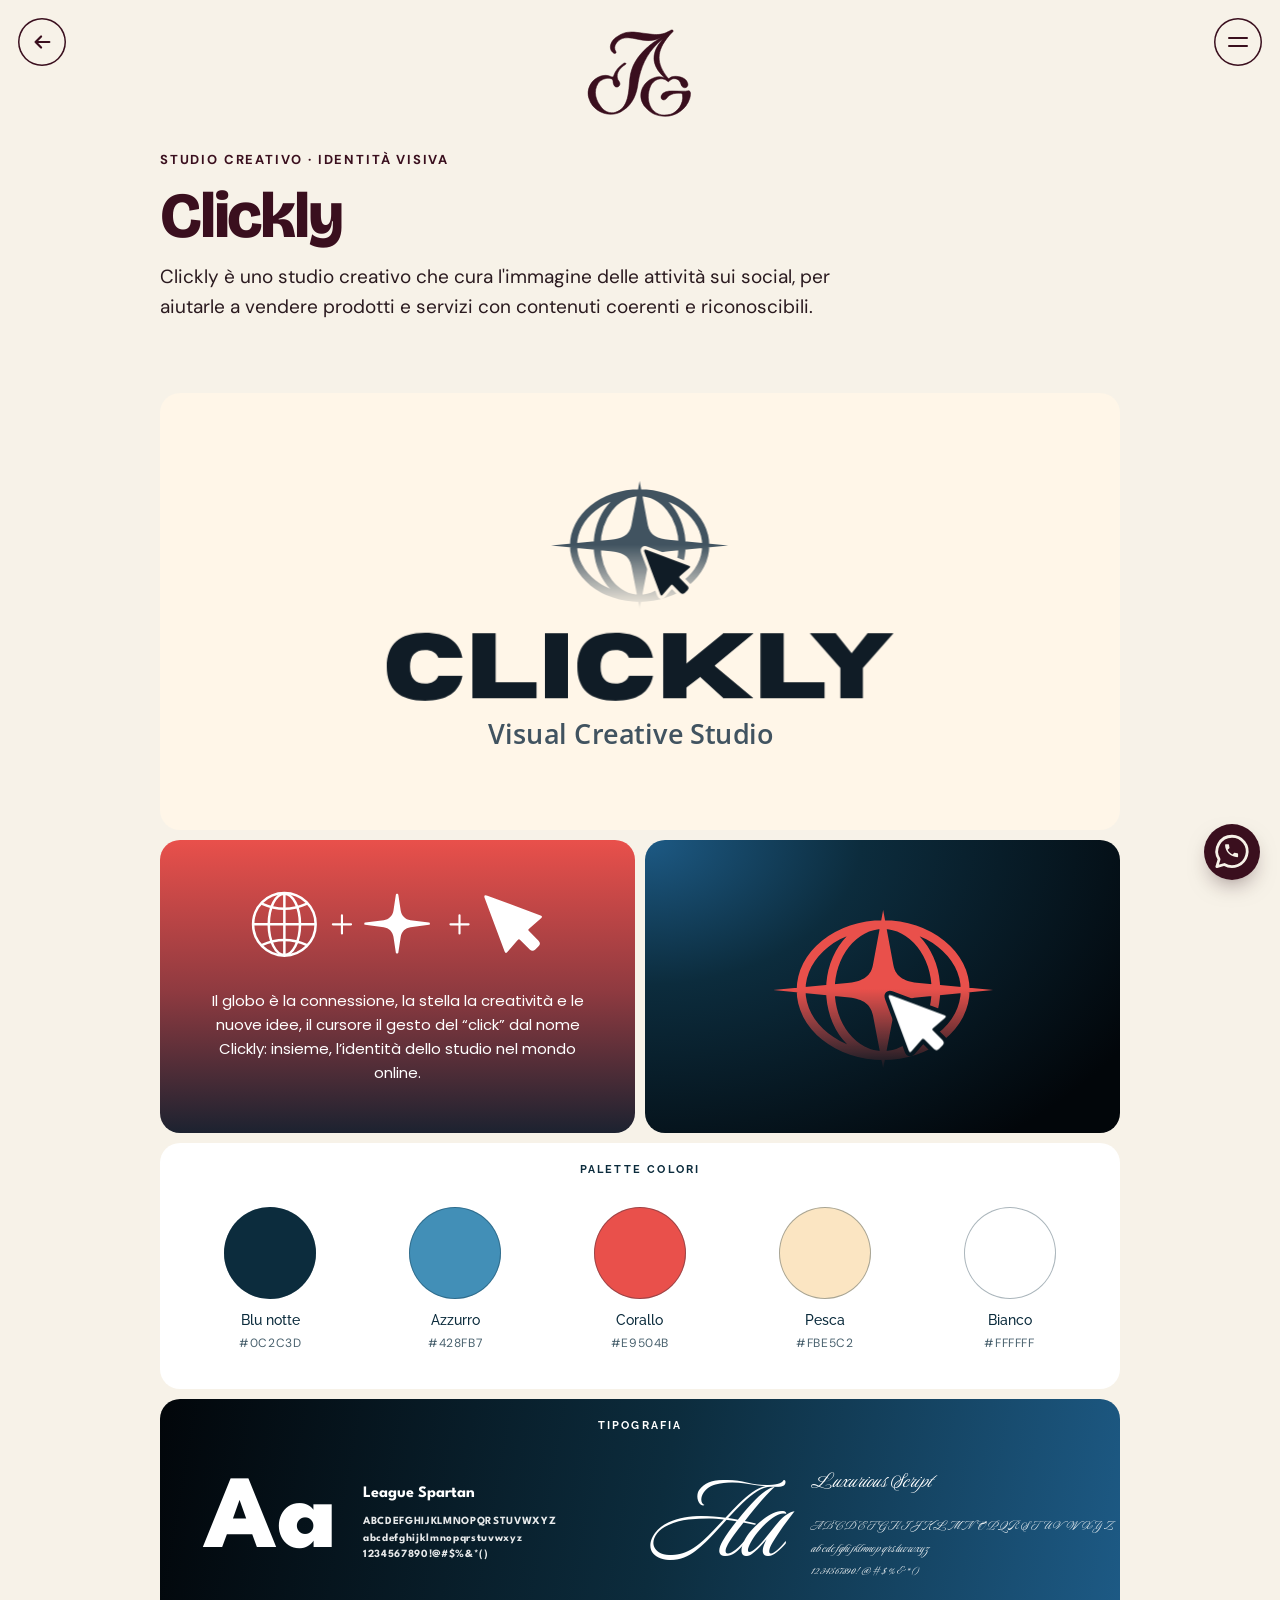
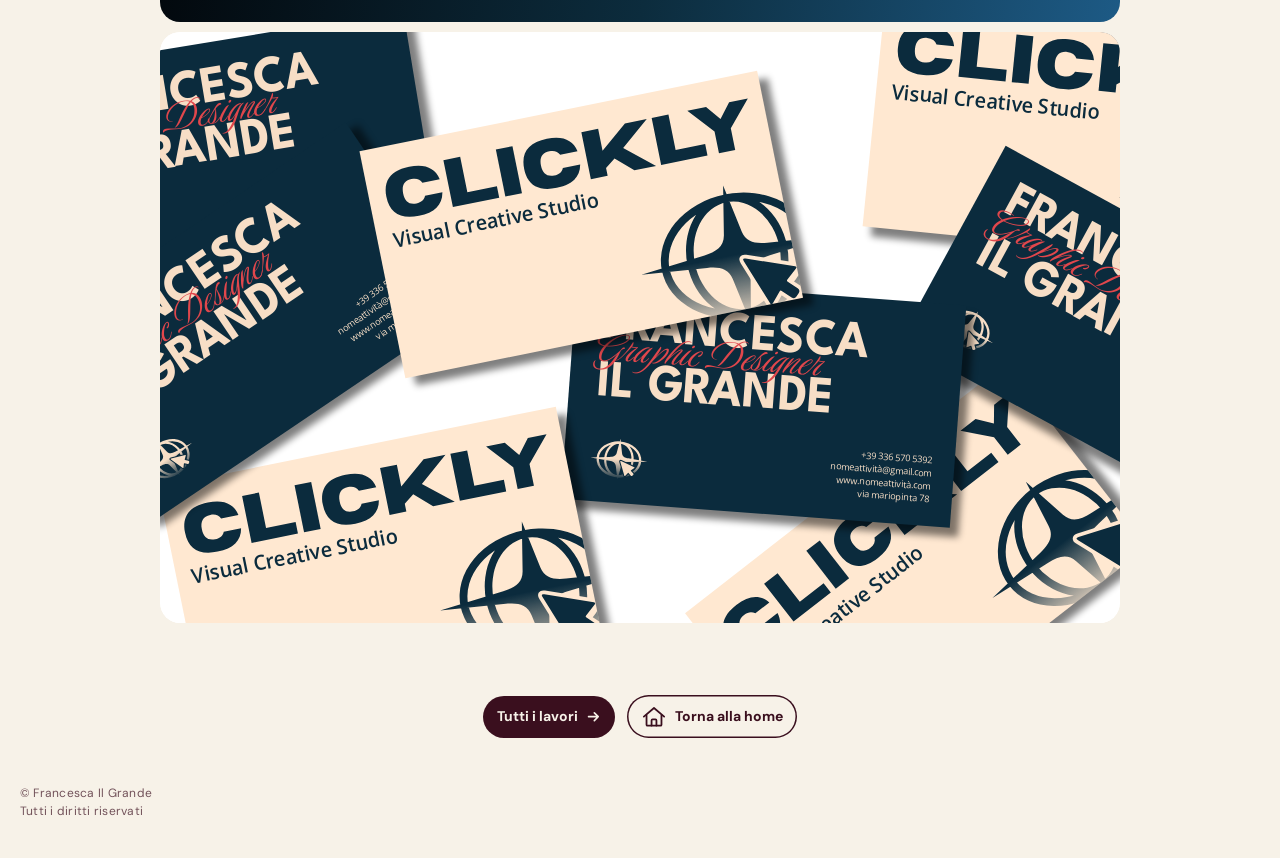
<file: lavori/agenzia-marketing/index.html>
<!doctype html>
<html lang="it">
<head>
<meta charset="utf-8">
<meta name="viewport" content="width=device-width,initial-scale=1,viewport-fit=cover">
<title>Clickly · Francesca Il Grande</title>
<meta name="description" content="Identità visiva di Clickly, studio creativo: globo, stella e cursore per un simbolo sul mondo online.">
<link rel="canonical" href="https://francescailgrande.github.io/lavori/agenzia-marketing/">
<meta property="og:type" content="website">
<meta property="og:site_name" content="Francesca Il Grande">
<meta property="og:locale" content="it_IT">
<meta property="og:title" content="Clickly · Francesca Il Grande">
<meta property="og:description" content="Identità visiva di Clickly, studio creativo: globo, stella e cursore per un simbolo sul mondo online.">
<meta property="og:url" content="https://francescailgrande.github.io/lavori/agenzia-marketing/">
<meta property="og:image" content="https://francescailgrande.github.io/og-image.png">
<meta name="twitter:card" content="summary_large_image">
<link rel="icon" href="/favicon.svg" type="image/svg+xml">
<link rel="apple-touch-icon" href="/apple-touch-icon.png">
<link rel="preconnect" href="https://fonts.googleapis.com">
<link rel="preconnect" href="https://fonts.gstatic.com" crossorigin>
<link rel="stylesheet" href="https://fonts.googleapis.com/css2?family=League+Spartan:wght@900&family=Luxurious+Script&family=Bricolage+Grotesque:opsz,wght@12..96,700;12..96,800&family=DM+Sans:wght@400;500;700&family=Cinzel:wght@600;700&family=Raleway:wght@400;500&family=League+Spartan:wght@500;700;800&family=Open+Sans:wght@400;600&family=Luxurious+Script&family=Poppins:wght@400;500&family=Bodoni+Moda:ital,opsz,wght@0,6..96,500;0,6..96,600;0,6..96,700;1,6..96,500&display=swap">
<link rel="stylesheet" href="/css/stile.css?v=1791289522">
<link rel="stylesheet" href="/css/caso.css?v=1791470849">
<script>if(!matchMedia("(prefers-reduced-motion: reduce)").matches&&"IntersectionObserver" in window)document.documentElement.classList.add("rv-on")</script>
</head>
<body>
<div class="pagina pagina-testo">
  <a class="logo" href="/" aria-label="Francesca Il Grande, graphic designer, home">
    <svg class="mono" viewBox="50 61 148 124" aria-hidden="true" focusable="false"><defs><path id="fg-p" d="M154.08,73.77c-20.89,11.25-37-1.93-51.5,1.06-3.89.8-7.44,2.92-9.99,5.98-2.34,2.8-3.81,6.27-2.76,9.85.41,1.59,1.96,3.03,1.5,4.56-1.77,2.9-5.96-1.66-6.83-3.56-2.99-6.25,1.23-13.71,6.55-17.63,2.2-1.51,4.25-2.83,6.58-4.09,5.32-2.86,12.34-3.82,18.58-3.33,8.06.81,17,2.29,24.88,3.1,8.43.72,14.83.3,22.06-3.73,1.95-1.01,1.76-.99,3.58-1.93,1.03-.49,2.15-.63,2.89.09.24.33.69,1.24-.01,1.97-1.25,1.38-1.48,1.56-2.13,2.26-.88.95-1.88,1.8-2.72,2.79-19.28,22.43-17.31,38.85-2.71,57.84,1.42,1.84,1.88,1.57,3.18.67.85-.59,1.77-1.1,2.76-1.42,3.85-1.24,8.71-.76,12.49.35,4.48,1.23,8.42,4,9.6,8.82,1.02,3.13-1.22,5.86-4.16,5.89-1.51.01-2.96-.75-3.84-1.97-1.19-1.66-1.45-3.83-2.48-5.79-2.23-5.52-10.47-6.41-14.18-2.3-.6.56-1.24,1.7-2.04,1.69-.49-.01-.9-.4-1.29-.74-8.12-7.24-19.64-1.46-23.16,6.58-8.99,20.54,1.71,45.76,27.44,38.96,9.23-2.44,18.45-14.41,16.45-26.69-.24-1.51-1.23-2.22-2.6-2.24-4.27-.05-8.75-.16-12.63,1.72-1.86.91-3.93,1.77-5.24,3.42-.38.47-.7,1-1.04,1.51-.73,1.09-1.79,1.96-3.04,2.35-6.91,2.13-8.9-12.54,10.07-12.11,6.08,0,12.78.5,18.83.2,1.48-.1,3.02-.73,4.5-.56,2.7.73,2.3,4.59,1.88,7.27-.18,1.17-.42,2.32-.76,3.45-4.35,14.58-19.63,25.07-34.25,24.49-11.86-.47-19.2-3.91-26.38-11.96-12.97-14.53-5.98-35.11,11.71-41.2,4.97-1.75,8.11-1.78,13.2-.3,1.4.43,1.79,1,.46-.18-18.81-17.3-17.72-35.15-1.66-52.75.29-.32.72-.51.37-.27-2.94,1.98-5.64,4.5-8.08,6.82-15.29,15.13-22.91,32.55-26.42,53.54-1.64,14.58-7.08,29.39-19.94,37.67-16.18,12.5-41.53,3.99-47.47-15.26-4.79-12.76,3.01-27.56,16.14-31.51,3.97-1.17,8.65-1.47,12.67.19,1.17.39,2.82,1.61,3.95.82.59-.4.97-1.2,1.21-1.91,2.09-6.97,7.34-12.27,13.3-16.53,1.79-1.28,4.69-.33,2.98,1.33-9.01,5.52-15.9,15.24-8.57,24.22,1.18,2.09.88,4.79-1.19,6.21-4.16,2.93-7.51-1.78-7.63-7.31.01-1.7-1.07-2.99-2.96-3.47-6.77-1.7-14.56,1.89-17.47,6.41-7.25,11.23-3.36,23.93,5.1,33.94,4.64,5.05,11.13,8.16,18.56,5.99,18.82-5.51,18.29-29.72,19.86-46.05,1.89-18.06,10.32-30.42,23.42-42.69,6.37-5.87,10.5-8.24,17.62-13.24"/><clipPath id="fg-c"><use href="#fg-p"/></clipPath></defs><use class="pieno" href="#fg-p"/><use class="cont" href="#fg-p"/><g clip-path="url(#fg-c)"><g class="acqua"><path class="onda2" d="M-240 0 q30 -6 60 0 t60 0 t60 0 t60 0 t60 0 t60 0 t60 0 t60 0 t60 0 t60 0 t60 0 t60 0 t60 0 t60 0 L600 400 L-240 400Z"/><path class="onda1" d="M-200 0 q30 -6 60 0 t60 0 t60 0 t60 0 t60 0 t60 0 t60 0 t60 0 t60 0 t60 0 t60 0 t60 0 t60 0 t60 0 L640 400 L-200 400Z"/></g></g></svg>
  </a>
  <main class="caso caso-clk">
    <header class="caso-testa">
      <p class="rv rv-su caso-tag" style="--d:.05s">Studio creativo · Identità visiva</p>
      <h1 class="rv rv-su" style="--d:.14s">Clickly</h1>
      <p class="rv rv-su caso-lead" style="--d:.24s">Clickly è uno studio creativo che cura l'immagine delle attività sui social, per aiutarle a vendere prodotti e servizi con contenuti coerenti e riconoscibili.</p>
    </header>

    <div class="board">
      <section class="b b-hero b-hero-clk" aria-label="Logo"><svg class="rv rv-clk clk clk-grande" viewBox="60 0 1075 556" role="img" aria-label="Clickly, Visual Creative Studio" focusable="false"><defs><linearGradient id="clk-g1" gradientUnits="userSpaceOnUse" x1="0" y1="140" x2="0" y2="278"><stop offset="0" stop-color="#fff"/><stop offset="1" stop-color="#000"/></linearGradient><mask id="clk-m1" maskUnits="userSpaceOnUse" x="400" y="0" width="400" height="300"><rect x="400" y="0" width="400" height="300" fill="url(#clk-g1)"/><path d="M611.03 150.63Q604.00 148.00 606.63 155.03L639.42 242.78Q641.00 247.00 643.94 243.59L661.04 223.77Q663.00 221.50 665.12 223.62L680.90 239.40Q685.50 244.00 690.10 239.40L695.40 234.10Q700.00 229.50 695.40 224.90L679.62 209.12Q677.50 207.00 679.77 205.04L699.59 187.94Q703.00 185.00 698.78 183.42Z" fill="#000" stroke="#000" stroke-width="14" stroke-linejoin="round"/></mask></defs><g class="k-simg"><g mask="url(#clk-m1)"><path class="k-sim" d="M452.70 141.70A144.00 116.50 0 1 0 740.70 141.70A144.00 116.50 0 1 0 452.70 141.70ZM467.40 141.70A129.30 101.70 0 1 1 726.00 141.70A129.30 101.70 0 1 1 467.40 141.70ZM501.70 141.70A95.00 116.50 0 1 0 691.70 141.70A95.00 116.50 0 1 0 501.70 141.70ZM516.00 141.70A80.70 101.70 0 1 1 677.40 141.70A80.70 101.70 0 1 1 516.00 141.70ZM596.70 8.20L579.70 99.70C575.68 121.33 558.60 127.56 536.70 129.70L413.70 141.70L536.70 153.70C558.60 155.84 575.57 162.09 579.70 183.70L596.70 272.70L613.70 183.70C617.83 162.09 634.80 155.84 656.70 153.70L779.70 141.70L656.70 129.70C634.80 127.56 617.72 121.33 613.70 99.70Z"/></g></g><path class="k-cur" d="M611.03 150.63Q604.00 148.00 606.63 155.03L639.42 242.78Q641.00 247.00 643.94 243.59L661.04 223.77Q663.00 221.50 665.12 223.62L680.90 239.40Q685.50 244.00 690.10 239.40L695.40 234.10Q700.00 229.50 695.40 224.90L679.62 209.12Q677.50 207.00 679.77 205.04L699.59 187.94Q703.00 185.00 698.78 183.42Z"/><path class="k-w" style="--i:0" d="M230.35 373.50C223.82 339.28 197.90 322.00 153.00 322.00C100.54 322.00 74.00 345.59 74.00 392.20C74.00 438.81 100.54 462.40 153.00 462.40C197.90 462.40 223.82 445.12 230.35 410.90L180.78 410.90C176.26 421.57 166.97 426.95 153.00 426.95C132.42 426.95 122.00 415.27 122.00 392.20C122.00 369.13 132.42 357.45 153.00 357.45C166.97 357.45 176.26 362.83 180.78 373.50Z"/><path class="k-w" style="--i:1" d="M251.00 323.00L299.00 323.00L299.00 424.50L383.50 424.50L383.50 457.50L251.00 457.50Z"/><path class="k-w" style="--i:2" d="M401.00 323.00L448.50 323.00L448.50 457.50L401.00 457.50Z"/><path class="k-w" style="--i:3" d="M624.35 373.50C617.82 339.28 591.90 322.00 547.00 322.00C494.54 322.00 468.00 345.59 468.00 392.20C468.00 438.81 494.54 462.40 547.00 462.40C591.90 462.40 617.82 445.12 624.35 410.90L574.78 410.90C570.26 421.57 560.97 426.95 547.00 426.95C526.42 426.95 516.00 415.27 516.00 392.20C516.00 369.13 526.42 357.45 547.00 357.45C560.97 357.45 570.26 362.83 574.78 373.50Z"/><path class="k-w" style="--i:4" d="M645.50 323.00L693.50 323.00L693.50 385.50L770.00 323.00L832.50 323.00L751.50 390.00L832.00 457.50L770.00 457.50L722.00 413.50L693.50 435.00L693.50 457.50L645.50 457.50Z"/><path class="k-w" style="--i:5" d="M846.50 323.00L894.50 323.00L894.50 424.50L979.00 424.50L979.00 457.50L846.50 457.50Z"/><path class="k-w" style="--i:6" d="M948.50 323.00L1002.00 323.00L1035.00 364.50L1068.00 323.00L1121.50 323.00L1058.25 395.00L1058.25 457.50L1011.75 457.50L1011.75 395.00Z"/><text class="k-sub" x="284" y="552" font-family="Open Sans,sans-serif" font-weight="600" font-size="58" textLength="590" lengthAdjust="spacingAndGlyphs">Visual Creative Studio</text></svg></section>

      <div class="riga riga-clk">
        <section class="b b-concetto-clk rv rv-su" style="--d:0s" aria-label="Il significato del logo">
          <svg class="k-icone" viewBox="0 0 495 120" aria-hidden="true" focusable="false"><g fill="none" stroke="#fff" stroke-width="36" transform="translate(60 60) scale(.115) translate(-475 -560)"><circle cx="475" cy="560" r="449"/><path d="M475 111V1009M26 560H924"/><ellipse cx="475" cy="560" rx="224" ry="440"/><path d="M150 262Q475 408 800 262M150 858Q475 712 800 858"/></g><path d="M140 60h30M155 45v30M334 60h30M349 45v30" stroke="#fff" stroke-width="3.5" stroke-linecap="round" fill="none"/><path fill="#fff" transform="translate(190 8) scale(1.7) translate(-171 -382)" d="M205.17 384.04L207.48 399.39C208.21 404.22 212.05 407.98 216.9 408.6L234.91 410.9C235.44 410.97 235.83 411.42 235.83 411.95C235.83 412.48 235.44 412.93 234.91 412.99L216.9 415.3C212.05 415.91 208.21 419.67 207.48 424.5L205.17 439.85C205.08 440.46 204.56 440.91 203.94 440.91C203.33 440.91 202.8 440.46 202.71 439.85L200.4 424.5C199.67 419.67 195.83 415.91 190.99 415.3L172.97 412.99C172.45 412.93 172.05 412.48 172.05 411.95C172.05 411.42 172.45 410.97 172.97 410.9L190.99 408.6C195.83 407.98 199.67 404.22 200.4 399.39L202.71 384.04C202.8 383.43 203.33 382.98 203.94 382.98C204.56 382.98 205.08 383.43 205.17 384.04Z"/><path fill="#fff" transform="translate(-216 -138)" d="M611.03 150.63Q604.00 148.00 606.63 155.03L639.42 242.78Q641.00 247.00 643.94 243.59L661.04 223.77Q663.00 221.50 665.12 223.62L680.90 239.40Q685.50 244.00 690.10 239.40L695.40 234.10Q700.00 229.50 695.40 224.90L679.62 209.12Q677.50 207.00 679.77 205.04L699.59 187.94Q703.00 185.00 698.78 183.42Z"/></svg>
          <p>Il globo è la connessione, la stella la creatività e le nuove idee, il cursore il gesto del “click” dal nome Clickly: insieme, l’identità dello studio nel mondo online.</p>
        </section>
        <section class="b b-simbolo-clk rv rv-su" style="--d:.14s" aria-label="Simbolo su blu"><svg class="rv rv-clk clk clk-rosso clk-simbolo" viewBox="410 0 372 270" role="img" aria-label="Simbolo di Clickly" focusable="false"><defs><linearGradient id="clk-g2" gradientUnits="userSpaceOnUse" x1="0" y1="140" x2="0" y2="278"><stop offset="0" stop-color="#fff"/><stop offset="1" stop-color="#000"/></linearGradient><mask id="clk-m2" maskUnits="userSpaceOnUse" x="400" y="0" width="400" height="300"><rect x="400" y="0" width="400" height="300" fill="url(#clk-g2)"/><path d="M611.03 150.63Q604.00 148.00 606.63 155.03L639.42 242.78Q641.00 247.00 643.94 243.59L661.04 223.77Q663.00 221.50 665.12 223.62L680.90 239.40Q685.50 244.00 690.10 239.40L695.40 234.10Q700.00 229.50 695.40 224.90L679.62 209.12Q677.50 207.00 679.77 205.04L699.59 187.94Q703.00 185.00 698.78 183.42Z" fill="#000" stroke="#000" stroke-width="14" stroke-linejoin="round"/></mask></defs><g class="k-simg"><g mask="url(#clk-m2)"><path class="k-sim" d="M452.70 141.70A144.00 116.50 0 1 0 740.70 141.70A144.00 116.50 0 1 0 452.70 141.70ZM467.40 141.70A129.30 101.70 0 1 1 726.00 141.70A129.30 101.70 0 1 1 467.40 141.70ZM501.70 141.70A95.00 116.50 0 1 0 691.70 141.70A95.00 116.50 0 1 0 501.70 141.70ZM516.00 141.70A80.70 101.70 0 1 1 677.40 141.70A80.70 101.70 0 1 1 516.00 141.70ZM596.70 8.20L579.70 99.70C575.68 121.33 558.60 127.56 536.70 129.70L413.70 141.70L536.70 153.70C558.60 155.84 575.57 162.09 579.70 183.70L596.70 272.70L613.70 183.70C617.83 162.09 634.80 155.84 656.70 153.70L779.70 141.70L656.70 129.70C634.80 127.56 617.72 121.33 613.70 99.70Z"/></g></g><path class="k-cur" d="M611.03 150.63Q604.00 148.00 606.63 155.03L639.42 242.78Q641.00 247.00 643.94 243.59L661.04 223.77Q663.00 221.50 665.12 223.62L680.90 239.40Q685.50 244.00 690.10 239.40L695.40 234.10Q700.00 229.50 695.40 224.90L679.62 209.12Q677.50 207.00 679.77 205.04L699.59 187.94Q703.00 185.00 698.78 183.42Z"/></svg></section>
      </div>

      <section class="b b-palette rv rv-su" aria-labelledby="t-colori">
        <h2 class="b-label" id="t-colori">Palette colori</h2>
        <ul class="cerchi">
          <li class="rv rv-pop" style="--c:#0C2C3D;--d:.20s"><i></i><b>Blu notte</b><span>#0C2C3D</span></li>
          <li class="rv rv-pop" style="--c:#428FB7;--d:.30s"><i></i><b>Azzurro</b><span>#428FB7</span></li>
          <li class="rv rv-pop" style="--c:#E9504B;--d:.40s"><i></i><b>Corallo</b><span>#E9504B</span></li>
          <li class="rv rv-pop" style="--c:#FBE5C2;--d:.50s"><i></i><b>Pesca</b><span>#FBE5C2</span></li>
          <li class="rv rv-pop" style="--c:#FFFFFF;--d:.60s"><i></i><b>Bianco</b><span>#FFFFFF</span></li>
        </ul>
      </section>

      <section class="b b-font rv rv-su" aria-labelledby="t-font">
        <h2 class="b-label" id="t-font">Tipografia</h2>
        <div class="font-coppia">
          <div class="font-voce font-spartan rv rv-su" style="--d:.2s"><span class="aa" aria-hidden="true">Aa</span><div><b>League Spartan</b><span class="abc">ABCDEFGHIJKLMNOPQRSTUVWXYZ<br>abcdefghijklmnopqrstuvwxyz<br>1234567890!@#$%&amp;*()</span></div></div>
          <div class="font-voce font-luxurious rv rv-su" style="--d:.34s"><span class="aa" aria-hidden="true">Aa</span><div><b>Luxurious Script</b><span class="abc">ABCDEFGHIJKLMNOPQRSTUVWXYZ<br>abcdefghijklmnopqrstuvwxyz<br>1234567890!@#$%&amp;*()</span></div></div>
        </div>
      </section>

      <div class="riga">
        <figure id="m-primo" class="b b-biglietti rv rv-clip" style="--d:0s"><svg class="biglietti" viewBox="0 941 810 499" role="img" aria-label="Biglietti da visita di Clickly e di Francesca Il Grande, sparsi su un piano" focusable="false"><defs><filter id="mk-sh" x="-5%" y="-5%" width="110%" height="110%"><feGaussianBlur stdDeviation="9"/></filter><linearGradient id="mgF" gradientUnits="userSpaceOnUse" x1="0" y1="140" x2="0" y2="278"><stop offset="0" stop-color="#fff"/><stop offset="1" stop-color="#000"/></linearGradient><mask id="mmF" maskUnits="userSpaceOnUse" x="400" y="0" width="400" height="300"><rect x="400" y="0" width="400" height="300" fill="url(#mgF)"/><path d="M611.03 150.63Q604.00 148.00 606.63 155.03L639.42 242.78Q641.00 247.00 643.94 243.59L661.04 223.77Q663.00 221.50 665.12 223.62L680.90 239.40Q685.50 244.00 690.10 239.40L695.40 234.10Q700.00 229.50 695.40 224.90L679.62 209.12Q677.50 207.00 679.77 205.04L699.59 187.94Q703.00 185.00 698.78 183.42Z" fill="#000" stroke="#000" stroke-width="14" stroke-linejoin="round"/></mask><linearGradient id="mgC" gradientUnits="userSpaceOnUse" x1="0" y1="140" x2="0" y2="278"><stop offset="0" stop-color="#fff"/><stop offset="1" stop-color="#000"/></linearGradient><mask id="mmC" maskUnits="userSpaceOnUse" x="400" y="0" width="400" height="300"><rect x="400" y="0" width="400" height="300" fill="url(#mgC)"/><path d="M611.03 150.63Q604.00 148.00 606.63 155.03L639.42 242.78Q641.00 247.00 643.94 243.59L661.04 223.77Q663.00 221.50 665.12 223.62L680.90 239.40Q685.50 244.00 690.10 239.40L695.40 234.10Q700.00 229.50 695.40 224.90L679.62 209.12Q677.50 207.00 679.77 205.04L699.59 187.94Q703.00 185.00 698.78 183.42Z" fill="#000" stroke="#000" stroke-width="14" stroke-linejoin="round"/></mask><g id="mk-F"><rect x="45" y="27" width="958" height="547" rx="2" fill="#000" opacity=".5" filter="url(#mk-sh)"/><rect x="23" y="5" width="958" height="547" fill="#0B2B3D"/><g font-family="League Spartan,sans-serif" font-weight="700" fill="#F7DEC6"><text x="91" y="150" font-size="128" textLength="659" lengthAdjust="spacingAndGlyphs">FRANCESCA</text><text x="91" y="292" font-size="128" textLength="580" lengthAdjust="spacingAndGlyphs">IL GRANDE</text></g><text x="82" y="203" font-family="Luxurious Script,cursive" font-size="115" fill="#E0474C" textLength="555" lengthAdjust="spacingAndGlyphs">Graphic Designer</text><g font-family="Open Sans,sans-serif" font-size="22.7" fill="#F7DEC6" text-anchor="end"><text x="925" y="398">+39 336 570 5392</text><text x="925" y="430">nomeattività@gmail.com</text><text x="925" y="462">www.nomeattività.com</text><text x="925" y="493">via mariopinta 78</text></g><g transform="translate(-69.7 391.2) scale(.382)"><g mask="url(#mmF)"><path fill="#F7DEC6" d="M452.70 141.70A144.00 116.50 0 1 0 740.70 141.70A144.00 116.50 0 1 0 452.70 141.70ZM467.40 141.70A129.30 101.70 0 1 1 726.00 141.70A129.30 101.70 0 1 1 467.40 141.70ZM501.70 141.70A95.00 116.50 0 1 0 691.70 141.70A95.00 116.50 0 1 0 501.70 141.70ZM516.00 141.70A80.70 101.70 0 1 1 677.40 141.70A80.70 101.70 0 1 1 516.00 141.70ZM596.70 8.20L579.70 99.70C575.68 121.33 558.60 127.56 536.70 129.70L413.70 141.70L536.70 153.70C558.60 155.84 575.57 162.09 579.70 183.70L596.70 272.70L613.70 183.70C617.83 162.09 634.80 155.84 656.70 153.70L779.70 141.70L656.70 129.70C634.80 127.56 617.72 121.33 613.70 99.70Z"/></g><path fill="#F7DEC6" d="M611.03 150.63Q604.00 148.00 606.63 155.03L639.42 242.78Q641.00 247.00 643.94 243.59L661.04 223.77Q663.00 221.50 665.12 223.62L680.90 239.40Q685.50 244.00 690.10 239.40L695.40 234.10Q700.00 229.50 695.40 224.90L679.62 209.12Q677.50 207.00 679.77 205.04L699.59 187.94Q703.00 185.00 698.78 183.42Z"/></g></g><g id="mk-C"><rect x="40" y="24" width="980" height="560" rx="2" fill="#000" opacity=".5" filter="url(#mk-sh)"/><rect x="18" y="2" width="980" height="560" fill="#FFE8D1"/><clipPath id="mk-cc"><rect x="18" y="2" width="980" height="560"/></clipPath><g clip-path="url(#mk-cc)"><g fill="#0B2B3D" transform="translate(-3.9 -215.3) scale(.862)"><path d="M230.35 373.50C223.82 339.28 197.90 322.00 153.00 322.00C100.54 322.00 74.00 345.59 74.00 392.20C74.00 438.81 100.54 462.40 153.00 462.40C197.90 462.40 223.82 445.12 230.35 410.90L180.78 410.90C176.26 421.57 166.97 426.95 153.00 426.95C132.42 426.95 122.00 415.27 122.00 392.20C122.00 369.13 132.42 357.45 153.00 357.45C166.97 357.45 176.26 362.83 180.78 373.50Z"/><path d="M251.00 323.00L299.00 323.00L299.00 424.50L383.50 424.50L383.50 457.50L251.00 457.50Z"/><path d="M401.00 323.00L448.50 323.00L448.50 457.50L401.00 457.50Z"/><path d="M624.35 373.50C617.82 339.28 591.90 322.00 547.00 322.00C494.54 322.00 468.00 345.59 468.00 392.20C468.00 438.81 494.54 462.40 547.00 462.40C591.90 462.40 617.82 445.12 624.35 410.90L574.78 410.90C570.26 421.57 560.97 426.95 547.00 426.95C526.42 426.95 516.00 415.27 516.00 392.20C516.00 369.13 526.42 357.45 547.00 357.45C560.97 357.45 570.26 362.83 574.78 373.50Z"/><path d="M645.50 323.00L693.50 323.00L693.50 385.50L770.00 323.00L832.50 323.00L751.50 390.00L832.00 457.50L770.00 457.50L722.00 413.50L693.50 435.00L693.50 457.50L645.50 457.50Z"/><path d="M846.50 323.00L894.50 323.00L894.50 424.50L979.00 424.50L979.00 457.50L846.50 457.50Z"/><path d="M948.50 323.00L1002.00 323.00L1035.00 364.50L1068.00 323.00L1121.50 323.00L1058.25 395.00L1058.25 457.50L1011.75 457.50L1011.75 395.00Z"/></g><text x="55" y="248" font-family="Open Sans,sans-serif" font-weight="600" font-size="50" fill="#0B2B3D" textLength="507" lengthAdjust="spacingAndGlyphs">Visual Creative Studio</text><g transform="translate(92.8 247.1) scale(1.29)"><g mask="url(#mmC)"><path fill="#0B2B3D" d="M452.70 141.70A144.00 116.50 0 1 0 740.70 141.70A144.00 116.50 0 1 0 452.70 141.70ZM467.40 141.70A129.30 101.70 0 1 1 726.00 141.70A129.30 101.70 0 1 1 467.40 141.70ZM501.70 141.70A95.00 116.50 0 1 0 691.70 141.70A95.00 116.50 0 1 0 501.70 141.70ZM516.00 141.70A80.70 101.70 0 1 1 677.40 141.70A80.70 101.70 0 1 1 516.00 141.70ZM596.70 8.20L579.70 99.70C575.68 121.33 558.60 127.56 536.70 129.70L413.70 141.70L536.70 153.70C558.60 155.84 575.57 162.09 579.70 183.70L596.70 272.70L613.70 183.70C617.83 162.09 634.80 155.84 656.70 153.70L779.70 141.70L656.70 129.70C634.80 127.56 617.72 121.33 613.70 99.70Z"/></g><path fill="#0B2B3D" d="M611.03 150.63Q604.00 148.00 606.63 155.03L639.42 242.78Q641.00 247.00 643.94 243.59L661.04 223.77Q663.00 221.50 665.12 223.62L680.90 239.40Q685.50 244.00 690.10 239.40L695.40 234.10Q700.00 229.50 695.40 224.90L679.62 209.12Q677.50 207.00 679.77 205.04L699.59 187.94Q703.00 185.00 698.78 183.42Z"/></g></g></g></defs><rect x="0" y="941" width="810" height="499" fill="#fff"/><use href="#mk-F" transform="matrix(0.338968,-0.0560561,0.0560852,0.339144,-127.778729,975.819015)"/><use href="#mk-C" transform="matrix(0.275587,-0.214598,0.214268,0.275165,437.62198,1434.758433)"/><use href="#mk-C" transform="matrix(0.347547,0.0348095,-0.0347561,0.347014,606.090521,909.292185)"/><use href="#mk-F" transform="matrix(0.301652,0.16446,-0.164546,0.301809,707.399107,1031.758083)"/><use href="#mk-F" transform="matrix(0.342619,0.0255577,-0.025571,0.342798,344.376565,1145.019778)"/><use href="#mk-C" transform="matrix(0.342338,-0.0693193,0.069213,0.341813,-7.836159,1325.633944)"/><use href="#mk-F" transform="matrix(0.284644,-0.192403,0.192503,0.284792,-123.613126,1204.575312)"/><use href="#mk-C" transform="matrix(0.342338,-0.0693193,0.069213,0.341813,161.999915,1042.280225)"/></svg></figure>
      </div>
    </div>

    <nav class="caso-nav" aria-label="Altri lavori">
      <a class="rv rv-su btn-pieno" href="/lavori" style="--d:0.35s" data-con="m-primo">Tutti i lavori<svg viewBox="0 0 24 24" aria-hidden="true"><path d="M4 12h15M13 6l6 6-6 6" fill="none" stroke="currentColor" stroke-width="2.6" stroke-linecap="round" stroke-linejoin="round"/></svg></a>
      <a class="rv rv-su btn-bordo" href="/" style="--d:0.47s" data-con="m-primo"><svg class="ico-home" viewBox="0 0 32 28" aria-hidden="true" focusable="false"><g fill="none" stroke="currentColor" stroke-width="2.2" stroke-linecap="round" stroke-linejoin="round"><path class="tetto" d="M3.5 14.2 16 3.6l12.5 10.6"/><path class="corpo" d="M6.8 12.4V24a1.2 1.2 0 0 0 1.2 1.2h16a1.2 1.2 0 0 0 1.2-1.2V12.4"/><path class="porta" d="M13 25.2v-6.4a1.2 1.2 0 0 1 1.2-1.2h3.6a1.2 1.2 0 0 1 1.2 1.2v6.4"/></g></svg>Torna alla home</a>
    </nav>
  </main>
  <p class="copy">© Francesca Il Grande<br>Tutti i diritti riservati</p>
</div>
<a class="whatsapp" href="https://wa.me/393384034825?text=Ciao%20Francesca%21%20Sono%20passato%20dal%20tuo%20sito%20e%20mi%20piacerebbe%20lavorare%20con%20te.%20Hai%20un%20momento%20per%20parlarne%3F" target="_blank" rel="noopener" aria-label="Scrivimi su WhatsApp">
  <svg viewBox="0 0 48 48" aria-hidden="true">
    <circle cx="24" cy="24" r="24" fill="#3A0F1E"/>
    <path d="M24 10.5a13 13 0 1 1-6.6 24.2L11 36.5l1.9-6.2A13 13 0 0 1 24 10.5z" fill="none" stroke="#F7F2E8" stroke-width="2.4" stroke-linejoin="round"/>
    <path transform="translate(16.2 15.4) scale(.62)" fill="#F7F2E8" d="M6.6 10.8c1.4 2.8 3.8 5.1 6.6 6.6l2.2-2.2c.3-.3.7-.4 1-.2 1.1.4 2.3.6 3.6.6.6 0 1 .4 1 1V20c0 .6-.4 1-1 1C10.6 21 3 13.4 3 4c0-.6.4-1 1-1h3.5c.6 0 1 .4 1 1 0 1.3.2 2.5.6 3.6.1.3 0 .7-.2 1L6.6 10.8z"/>
  </svg>
</a>
<script src="/js/scorri.js?v=1791258591" defer></script>
<script src="/js/menu.js?v=1791282128" defer></script>
<script src="/js/whatsapp.js?v=1791281877" defer></script>
</body>
</html>
</file>
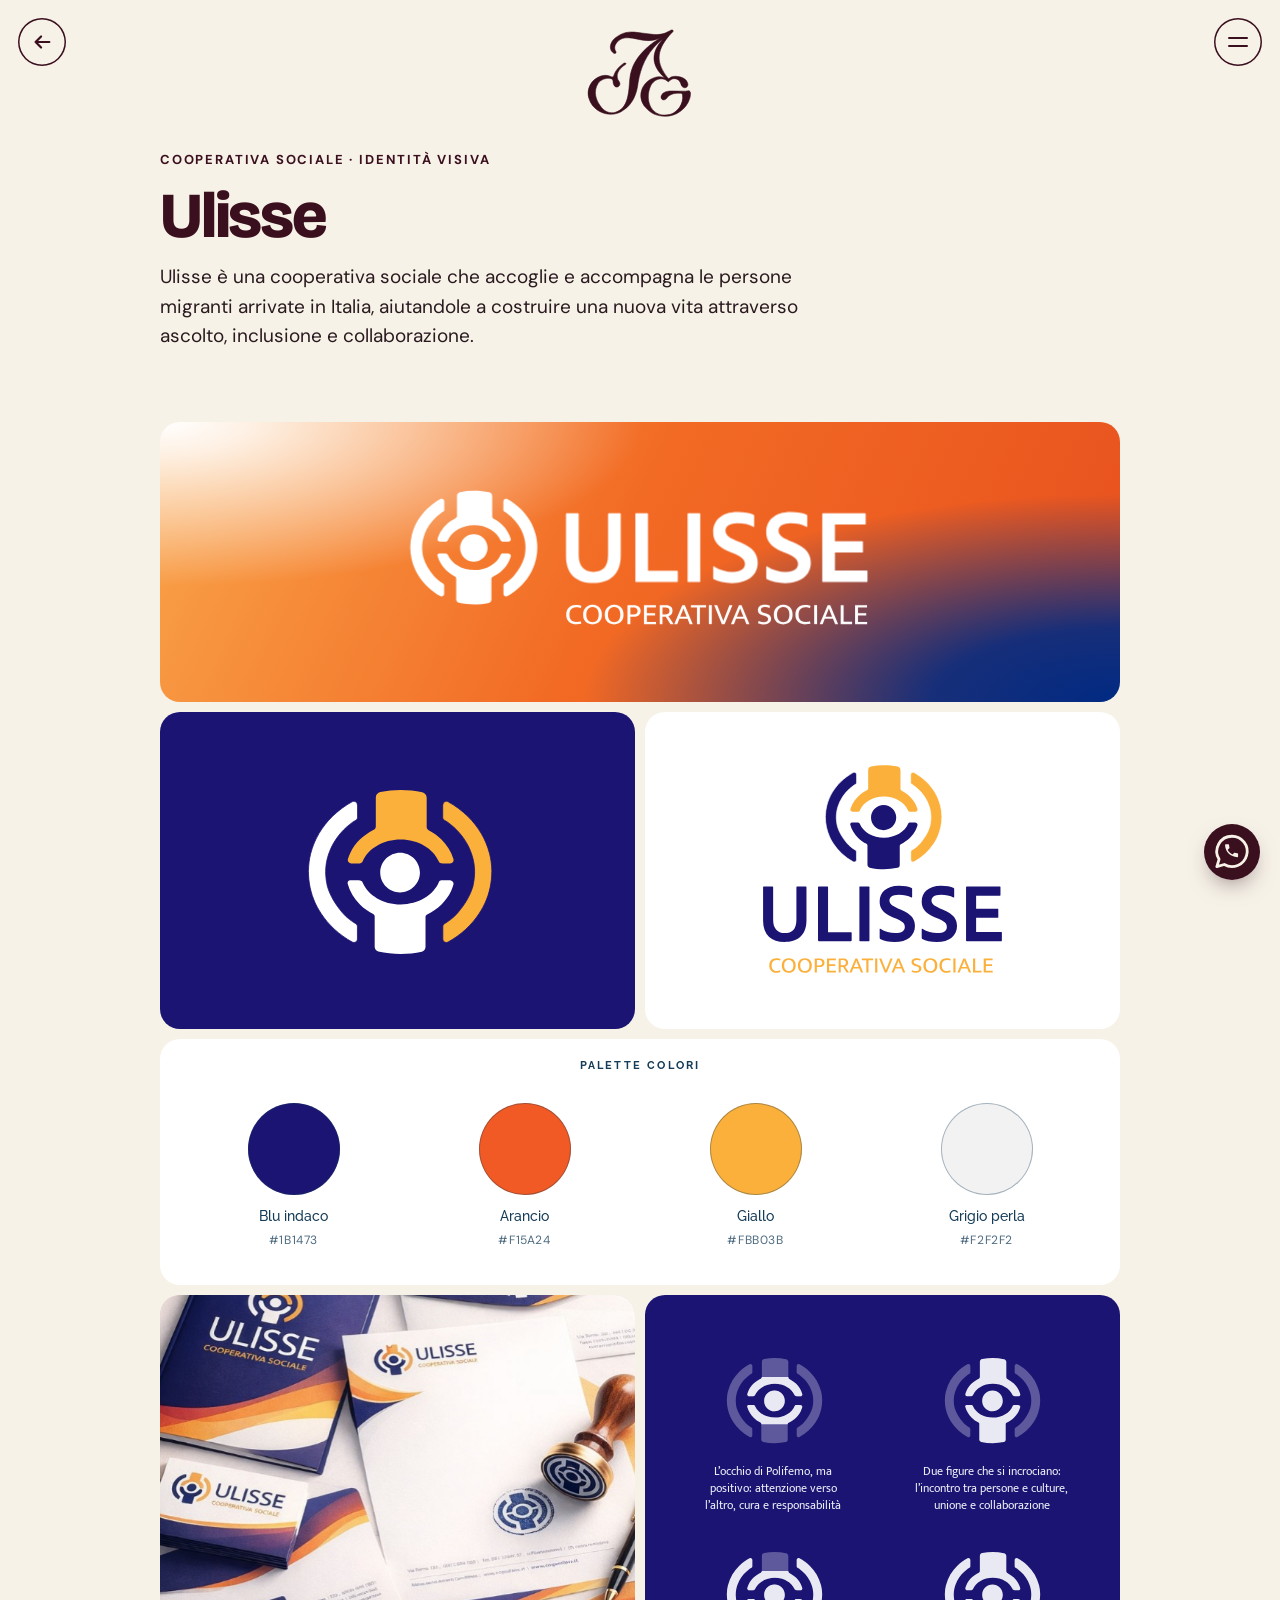
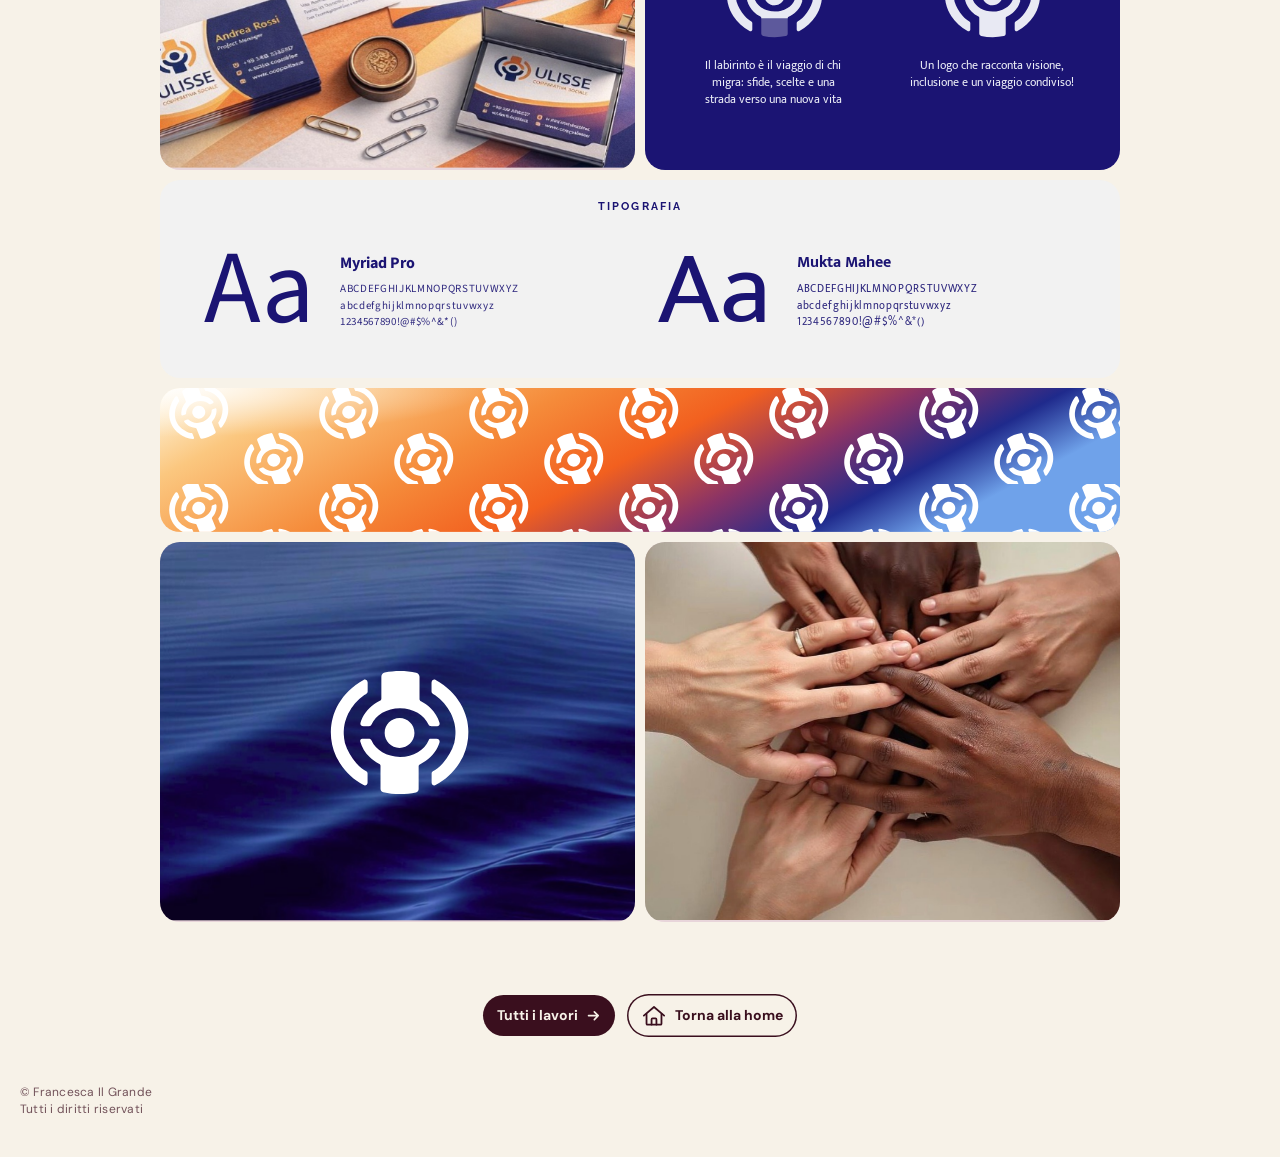
<file: lavori/associazione/index.html>
<!doctype html>
<html lang="it">
<head>
<meta charset="utf-8">
<meta name="viewport" content="width=device-width,initial-scale=1,viewport-fit=cover">
<title>Ulisse · Francesca Il Grande</title>
<meta name="description" content="Identità visiva di Ulisse, cooperativa sociale: un logo che unisce l&#x27;occhio di Polifemo e due figure che si incontrano.">
<link rel="canonical" href="https://francescailgrande.github.io/lavori/associazione/">
<meta property="og:type" content="website">
<meta property="og:site_name" content="Francesca Il Grande">
<meta property="og:locale" content="it_IT">
<meta property="og:title" content="Ulisse · Francesca Il Grande">
<meta property="og:description" content="Identità visiva di Ulisse, cooperativa sociale: un logo che unisce l&#x27;occhio di Polifemo e due figure che si incontrano.">
<meta property="og:url" content="https://francescailgrande.github.io/lavori/associazione/">
<meta property="og:image" content="https://francescailgrande.github.io/og-image.png">
<meta name="twitter:card" content="summary_large_image">
<link rel="icon" href="/favicon.svg" type="image/svg+xml">
<link rel="apple-touch-icon" href="/apple-touch-icon.png">
<link rel="preconnect" href="https://fonts.googleapis.com">
<link rel="preconnect" href="https://fonts.gstatic.com" crossorigin>
<link rel="stylesheet" href="https://fonts.googleapis.com/css2?family=League+Spartan:wght@900&family=Luxurious+Script&family=Bricolage+Grotesque:opsz,wght@12..96,700;12..96,800&family=DM+Sans:wght@400;500;700&family=Raleway:wght@400;500;700&family=Mukta:wght@400;700&family=Source+Sans+3:wght@400;700&family=Bodoni+Moda:ital,opsz,wght@0,6..96,500;0,6..96,600;0,6..96,700;1,6..96,500&display=swap">
<link rel="stylesheet" href="/css/stile.css?v=1791289522">
<link rel="stylesheet" href="/css/caso.css?v=1791470849">
<script>if(!matchMedia("(prefers-reduced-motion: reduce)").matches&&"IntersectionObserver" in window)document.documentElement.classList.add("rv-on")</script>
</head>
<body>
<div class="pagina pagina-testo">
  <a class="logo" href="/" aria-label="Francesca Il Grande, graphic designer, home">
    <svg class="mono" viewBox="50 61 148 124" aria-hidden="true" focusable="false"><defs><path id="fg-p" d="M154.08,73.77c-20.89,11.25-37-1.93-51.5,1.06-3.89.8-7.44,2.92-9.99,5.98-2.34,2.8-3.81,6.27-2.76,9.85.41,1.59,1.96,3.03,1.5,4.56-1.77,2.9-5.96-1.66-6.83-3.56-2.99-6.25,1.23-13.71,6.55-17.63,2.2-1.51,4.25-2.83,6.58-4.09,5.32-2.86,12.34-3.82,18.58-3.33,8.06.81,17,2.29,24.88,3.1,8.43.72,14.83.3,22.06-3.73,1.95-1.01,1.76-.99,3.58-1.93,1.03-.49,2.15-.63,2.89.09.24.33.69,1.24-.01,1.97-1.25,1.38-1.48,1.56-2.13,2.26-.88.95-1.88,1.8-2.72,2.79-19.28,22.43-17.31,38.85-2.71,57.84,1.42,1.84,1.88,1.57,3.18.67.85-.59,1.77-1.1,2.76-1.42,3.85-1.24,8.71-.76,12.49.35,4.48,1.23,8.42,4,9.6,8.82,1.02,3.13-1.22,5.86-4.16,5.89-1.51.01-2.96-.75-3.84-1.97-1.19-1.66-1.45-3.83-2.48-5.79-2.23-5.52-10.47-6.41-14.18-2.3-.6.56-1.24,1.7-2.04,1.69-.49-.01-.9-.4-1.29-.74-8.12-7.24-19.64-1.46-23.16,6.58-8.99,20.54,1.71,45.76,27.44,38.96,9.23-2.44,18.45-14.41,16.45-26.69-.24-1.51-1.23-2.22-2.6-2.24-4.27-.05-8.75-.16-12.63,1.72-1.86.91-3.93,1.77-5.24,3.42-.38.47-.7,1-1.04,1.51-.73,1.09-1.79,1.96-3.04,2.35-6.91,2.13-8.9-12.54,10.07-12.11,6.08,0,12.78.5,18.83.2,1.48-.1,3.02-.73,4.5-.56,2.7.73,2.3,4.59,1.88,7.27-.18,1.17-.42,2.32-.76,3.45-4.35,14.58-19.63,25.07-34.25,24.49-11.86-.47-19.2-3.91-26.38-11.96-12.97-14.53-5.98-35.11,11.71-41.2,4.97-1.75,8.11-1.78,13.2-.3,1.4.43,1.79,1,.46-.18-18.81-17.3-17.72-35.15-1.66-52.75.29-.32.72-.51.37-.27-2.94,1.98-5.64,4.5-8.08,6.82-15.29,15.13-22.91,32.55-26.42,53.54-1.64,14.58-7.08,29.39-19.94,37.67-16.18,12.5-41.53,3.99-47.47-15.26-4.79-12.76,3.01-27.56,16.14-31.51,3.97-1.17,8.65-1.47,12.67.19,1.17.39,2.82,1.61,3.95.82.59-.4.97-1.2,1.21-1.91,2.09-6.97,7.34-12.27,13.3-16.53,1.79-1.28,4.69-.33,2.98,1.33-9.01,5.52-15.9,15.24-8.57,24.22,1.18,2.09.88,4.79-1.19,6.21-4.16,2.93-7.51-1.78-7.63-7.31.01-1.7-1.07-2.99-2.96-3.47-6.77-1.7-14.56,1.89-17.47,6.41-7.25,11.23-3.36,23.93,5.1,33.94,4.64,5.05,11.13,8.16,18.56,5.99,18.82-5.51,18.29-29.72,19.86-46.05,1.89-18.06,10.32-30.42,23.42-42.69,6.37-5.87,10.5-8.24,17.62-13.24"/><clipPath id="fg-c"><use href="#fg-p"/></clipPath></defs><use class="pieno" href="#fg-p"/><use class="cont" href="#fg-p"/><g clip-path="url(#fg-c)"><g class="acqua"><path class="onda2" d="M-240 0 q30 -6 60 0 t60 0 t60 0 t60 0 t60 0 t60 0 t60 0 t60 0 t60 0 t60 0 t60 0 t60 0 t60 0 t60 0 L600 400 L-240 400Z"/><path class="onda1" d="M-200 0 q30 -6 60 0 t60 0 t60 0 t60 0 t60 0 t60 0 t60 0 t60 0 t60 0 t60 0 t60 0 t60 0 t60 0 t60 0 L640 400 L-200 400Z"/></g></g></svg>
  </a>
  <main class="caso caso-ulisse">
    <header class="caso-testa">
      <p class="caso-tag rv rv-su" style="--d:.05s">Cooperativa sociale · Identità visiva</p>
      <h1 class="rv rv-su" style="--d:.14s">Ulisse</h1>
      <p class="caso-lead rv rv-su" style="--d:.24s">Ulisse è una cooperativa sociale che accoglie e accompagna le persone migranti arrivate in Italia, aiutandole a costruire una nuova vita attraverso ascolto, inclusione e collaborazione.</p>
    </header>

    <div class="board">

      <section class="b b-gradiente" aria-label="Logo bianco sul gradiente del marchio"><svg class="u-logo u-orizz-b u-bianco rv rv-ulisse" viewBox="0 155 171 48" role="img" aria-label="Ulisse Cooperativa Sociale" focusable="false"><g class="u-sub"><path class="u4" d="M61.6,201.97c-.65,0-1.24-.14-1.77-.42-.53-.28-.95-.69-1.28-1.23-.31-.54-.47-1.2-.47-1.98s.15-1.43.46-1.97c.31-.54.74-.95,1.28-1.24s1.15-.43,1.84-.43c.48,0,.88.04,1.19.11s.6.18.87.3l-.26.8c-.29-.12-.56-.22-.79-.28-.24-.06-.53-.09-.87-.09-.45,0-.87.09-1.26.28-.39.19-.7.48-.94.89s-.35.94-.35,1.62.11,1.21.34,1.62.53.7.9.88.78.27,1.23.27c.39,0,.72-.03.97-.09s.51-.14.75-.26l.25.83c-.27.12-.58.21-.91.27s-.73.09-1.18.09h0Z"/><path class="u4" d="M67.81,201.97c-.66,0-1.26-.13-1.78-.41-.52-.26-.93-.67-1.23-1.22-.3-.54-.45-1.21-.45-2.01s.15-1.45.46-1.99c.31-.54.73-.95,1.26-1.23.53-.27,1.12-.42,1.79-.42s1.26.13,1.78.41c.52.26.93.67,1.23,1.21s.45,1.21.45,2.02-.15,1.45-.46,1.98c-.31.54-.73.94-1.26,1.23-.53.28-1.12.42-1.79.42h0ZM67.86,201.14c.43,0,.81-.1,1.16-.3s.61-.51.82-.93.3-.94.3-1.58-.1-1.19-.32-1.61c-.21-.41-.49-.71-.84-.91s-.75-.29-1.17-.29-.81.1-1.16.3-.61.51-.82.93-.3.94-.3,1.58.1,1.16.32,1.58c.21.42.49.73.84.93s.75.3,1.17.3h0Z"/><path class="u4" d="M75.86,201.97c-.66,0-1.26-.13-1.78-.41-.52-.26-.93-.67-1.23-1.22-.3-.54-.45-1.21-.45-2.01s.15-1.45.46-1.99c.31-.54.73-.95,1.26-1.23.53-.27,1.12-.42,1.79-.42s1.26.13,1.78.41c.52.26.93.67,1.23,1.21s.45,1.21.45,2.02-.15,1.45-.46,1.98c-.31.54-.73.94-1.26,1.23-.53.28-1.12.42-1.79.42h0ZM75.9,201.14c.43,0,.81-.1,1.16-.3s.61-.51.82-.93.3-.94.3-1.58-.1-1.19-.32-1.61c-.21-.41-.49-.71-.84-.91s-.75-.29-1.17-.29-.81.1-1.16.3-.61.51-.82.93-.3.94-.3,1.58.1,1.16.32,1.58c.21.42.49.73.84.93s.75.3,1.17.3h0Z"/><path class="u4" d="M80.84,201.87v-7.06h2.32c.77,0,1.39.19,1.86.56.47.37.71.9.71,1.59,0,.49-.11.91-.35,1.23-.23.32-.55.57-.95.72s-.88.24-1.41.24h-1.11v2.73h-1.08ZM81.91,198.3h.67c.39,0,.74-.04,1.04-.1s.54-.21.72-.4c.17-.2.26-.47.26-.83,0-.33-.09-.59-.25-.78-.16-.2-.38-.33-.63-.42s-.53-.12-.81-.12h-.99v2.66Z"/><path class="u4" d="M86.97,201.87v-7.06h4.45v.85h-3.37v2.12h3.07v.84h-3.07v2.4h3.41v.85h-4.49Z"/><path class="u4" d="M92.84,201.87v-7.06h2.4c.77,0,1.35.2,1.75.6s.6.9.6,1.51c0,.36-.08.67-.22.94s-.33.48-.57.65-.47.3-.74.41l1.95,2.96h-1.21l-1.75-2.77h-1.21v2.77h-1.02.02ZM93.86,198.26h.89c.48,0,.89-.09,1.22-.29s.49-.53.49-.99-.13-.79-.4-1.01-.64-.32-1.14-.32h-1.07v2.63h0Z"/><path class="u4" d="M98.22,201.87l2.98-7.06h.96l2.94,7.06h-1.12l-.81-1.97h-3.03l-.79,1.97h-1.12ZM100.42,199.09h2.43l-.49-1.22c-.12-.32-.25-.63-.36-.93-.11-.3-.23-.6-.33-.92h-.02c-.11.31-.23.61-.34.92-.11.29-.25.6-.38.94l-.5,1.22h0Z"/><path class="u4" d="M106.67,201.87v-6.19h-2.26v-.88h5.65v.88h-2.31v6.19h-1.09Z"/><path class="u4" d="M111.1,201.87v-7.06h1.08v7.06h-1.08Z"/><path class="u4" d="M115.92,201.87l-2.84-7.06h1.13l1.54,3.99c.11.27.23.58.36.92.13.33.25.64.35.93h.02c.11-.3.24-.61.35-.92s.24-.61.35-.92l1.56-3.99h1.12l-2.91,7.06h-1.04,0Z"/><path class="u4" d="M119.3,201.87l2.98-7.06h.96l2.94,7.06h-1.12l-.81-1.97h-3.03l-.79,1.97h-1.12ZM121.51,199.09h2.43l-.49-1.22c-.12-.32-.25-.63-.36-.93-.11-.3-.23-.6-.33-.92h-.02c-.11.31-.23.61-.34.92-.11.29-.25.6-.38.94l-.5,1.22h0Z"/><path class="u4" d="M131.64,201.97c-.38,0-.76-.04-1.14-.1-.39-.07-.77-.18-1.15-.35l.26-.84c.65.3,1.31.46,1.99.46.43,0,.78-.09,1.08-.28.29-.19.44-.46.44-.83,0-.26-.09-.5-.28-.71-.19-.2-.56-.39-1.11-.55l-.74-.23c-.53-.16-.94-.39-1.24-.68-.29-.28-.43-.67-.43-1.15,0-.62.22-1.12.64-1.47s1.05-.55,1.85-.55c.36,0,.71.03,1.05.09s.67.16.99.31l-.26.85c-.34-.15-.64-.26-.91-.32-.26-.07-.55-.09-.82-.09-.43,0-.78.09-1.05.28-.26.19-.39.44-.39.78,0,.27.09.5.29.68s.51.33.94.45l.74.23c.67.2,1.14.47,1.43.82s.42.74.42,1.17c0,.41-.11.77-.33,1.07-.23.3-.53.54-.92.7-.39.16-.83.25-1.33.25l-.02.02Z"/><path class="u4" d="M138.71,201.97c-.66,0-1.26-.13-1.78-.41-.52-.26-.93-.67-1.23-1.22-.3-.54-.45-1.21-.45-2.01s.15-1.45.46-1.99c.31-.54.73-.95,1.26-1.23.53-.27,1.12-.42,1.79-.42s1.26.13,1.78.41c.52.26.93.67,1.23,1.21s.45,1.21.45,2.02-.15,1.45-.46,1.98-.73.94-1.26,1.23-1.12.42-1.79.42h0ZM138.76,201.14c.43,0,.81-.1,1.16-.3.34-.2.61-.51.82-.93s.3-.94.3-1.58-.1-1.19-.32-1.61-.49-.71-.84-.91-.75-.29-1.17-.29-.81.1-1.16.3c-.34.2-.61.51-.82.93s-.3.94-.3,1.58.1,1.16.32,1.58c.21.42.49.73.84.93.35.2.75.3,1.17.3h0Z"/><path class="u4" d="M146.8,201.97c-.65,0-1.24-.14-1.77-.42-.53-.28-.95-.69-1.28-1.23-.32-.54-.47-1.2-.47-1.98s.15-1.43.46-1.97c.31-.54.74-.95,1.28-1.24s1.15-.43,1.84-.43c.48,0,.88.04,1.19.11s.6.18.87.3l-.26.8c-.29-.12-.55-.22-.79-.28-.24-.06-.53-.09-.87-.09-.45,0-.87.09-1.26.28-.39.19-.7.48-.94.89s-.35.94-.35,1.62.11,1.21.34,1.62.53.7.9.88.77.27,1.23.27c.39,0,.72-.03.97-.09s.51-.14.75-.26l.25.83c-.27.12-.58.21-.91.27s-.72.09-1.18.09h0Z"/><path class="u4" d="M150.25,201.87v-7.06h1.08v7.06h-1.08Z"/><path class="u4" d="M152.28,201.87l2.98-7.06h.96l2.94,7.06h-1.12l-.81-1.97h-3.03l-.79,1.97h-1.12ZM154.48,199.09h2.43l-.49-1.22c-.12-.32-.25-.63-.36-.93-.11-.3-.23-.6-.33-.92h-.02c-.11.31-.23.61-.34.92-.11.29-.25.6-.38.94l-.5,1.22h0Z"/><path class="u4" d="M160.11,201.87v-7.06h1.08v6.19h3.16v.88h-4.23Z"/><path class="u4" d="M165.45,201.87v-7.06h4.45v.85h-3.37v2.12h3.07v.84h-3.07v2.4h3.41v.85h-4.49Z"/></g><g class="u-icon"><path class="u2" d="M12.73,156.13v3.19c0,.32-.17.61-.44.78-.24.14-.49.29-.74.45-.03.02-.06.04-.09.06-2.27,1.64-4.09,3.72-5.3,6.1-.02.02-.02.03-.03.05-.03.08-.07.15-.1.22-.05.1-.09.19-.13.28-.28.62-.51,1.23-.71,1.83-.06.2-.12.4-.18.59-.05.17-.1.34-.13.51-.07.29-.13.59-.18.89-.05.3-.09.62-.13.93v.03c-.02.21-.03.4-.05.6-.02.24-.02.47-.02.71,0,.28,0,.56.02.85.04.88.16,1.74.35,2.57,0,.02,0,.02,0,.04,0,0,0,.02,0,.03.02.08.04.18.07.26,0,0,0,.02,0,.02s0,.02,0,.02c.71,2.44,2.09,4.69,3.89,6.82,1.19,1.39,2.47,2.22,3.42,2.8.27.17.43.46.43.77v3.16c0,.7-.75,1.14-1.36.8-3.3-1.83-6.06-4.37-8.01-7.37-.15-.23-.3-.46-.43-.69-.05-.08-.09-.16-.14-.24-.11-.19-.21-.37-.31-.56-.02-.04-.05-.08-.07-.12-.09-.18-.18-.35-.27-.53-.1-.2-.2-.4-.29-.61-1.1-2.47-1.72-5.18-1.71-8,0-.05,0-.08,0-.13v-.08s0-.06,0-.09c.02-1.5.22-2.97.58-4.38,0-.02.02-.05.02-.08.93-3.61,2.89-6.87,5.59-9.52t0,0c.75-.75,1.57-1.44,2.44-2.08,0,0,.02-.02.03-.02.81-.6,1.67-1.15,2.57-1.65.61-.34,1.36.1,1.36.8Z"/><path class="u3" d="M34.68,156.13v3.19c0,.32.17.61.44.78.24.14.49.29.74.45.03.02.06.04.09.06,2.27,1.64,4.09,3.72,5.3,6.1.02.02.02.03.03.05.03.08.07.15.1.22.05.1.09.19.13.28.28.62.51,1.23.71,1.83.06.2.12.4.18.59.05.17.1.34.13.51.07.29.13.59.18.89.05.3.09.62.13.93v.03c.02.21.03.4.05.6.02.24.02.47.02.71,0,.28,0,.56-.02.85-.04.88-.16,1.74-.35,2.57,0,.02,0,.02,0,.04,0,0,0,.02,0,.03-.02.08-.04.18-.07.26,0,0,0,.02,0,.02s0,.02,0,.02c-.71,2.44-2.09,4.69-3.89,6.82-1.19,1.39-2.47,2.22-3.42,2.8-.27.17-.43.46-.43.77v3.16c0,.7.75,1.14,1.36.8,3.3-1.83,6.06-4.37,8.01-7.37.15-.23.3-.46.43-.69.05-.08.09-.16.14-.24.11-.19.21-.37.31-.56.02-.04.05-.08.07-.12.09-.18.18-.35.27-.53.1-.2.2-.4.29-.61,1.1-2.47,1.72-5.18,1.71-8,0-.05,0-.08,0-.13v-.08s0-.06,0-.09c-.02-1.5-.22-2.97-.58-4.38,0-.02-.02-.05-.02-.08-.93-3.61-2.89-6.87-5.59-9.52t0,0c-.75-.75-1.57-1.44-2.44-2.08,0,0-.02-.02-.03-.02-.81-.6-1.67-1.15-2.57-1.65-.61-.34-1.36.1-1.36.8Z"/><path class="u1" d="M23.71,168.46c2.82,0,5.11,2.3,5.11,5.13,0,2.82-2.31,5.11-5.13,5.1-2.82,0-5.11-2.3-5.1-5.12,0-2.82,2.3-5.11,5.12-5.11Z"/><path class="u1" d="M30.25,185.03v7.76c0,.57-.39,1.07-.95,1.19-1.75.37-3.58.57-5.46.57-1.98,0-3.91-.22-5.76-.63-.55-.12-.93-.63-.93-1.19v-7.87c0-.26-.15-.5-.39-.62-1.26-.64-2.39-1.45-3.36-2.39-1.54-1.51-2.67-3.34-3.22-5.37-.12-.45.2-.89.67-.89h2.14c.61,0,.93.24,1.08.58,1.41,3.26,5.26,5.61,9.77,5.61h.04c4.58,0,8.46-2.41,9.82-5.75.11-.27.35-.45.64-.45h2.02c.81,0,1.26.58,1.09,1.16-.16.54-.36,1.07-.6,1.57,0,.02-.02.05-.03.07-.6,1.28-1.46,2.45-2.51,3.46-.95.94-2.35,1.87-3.65,2.52-.25.13-.41.38-.41.66Z"/><path class="u4" d="M17.44,161.7v-7.47c0-.69.49-1.27,1.16-1.4,1.69-.35,3.44-.53,5.25-.53,1.91,0,3.76.2,5.54.58.67.14,1.15.72,1.15,1.4v7.59c0,.34.2.64.5.8,1.22.63,2.31,1.42,3.25,2.33,1.48,1.45,2.57,3.18,3.14,5.11.17.57-.26,1.15-.86,1.15h-1.87c-.61,0-.93-.24-1.08-.58-1.41-3.26-5.26-5.61-9.77-5.61h-.04c-4.52,0-8.36,2.35-9.77,5.62-.15.34-.46.57-.83.57h-1.88c-.81,0-1.26-.58-1.09-1.16.16-.54.36-1.07.6-1.57,0-.02.02-.05.03-.07.6-1.28,1.46-2.45,2.51-3.46.92-.91,2.27-1.82,3.53-2.46.32-.16.52-.48.52-.84Z"/></g><g class="u-nome"><g>
    <path class="u1" d="M62.7,176.29c0,3.71,1.79,6.16,5.54,6.16,3.08,0,5.38-1.48,5.38-6.24v-15.25c0-.23.08-.35.31-.35h4.1c.23,0,.31.12.31.31v15.52c0,7.29-4.49,10.18-10.26,10.18-6.16,0-10.1-3.28-10.1-9.98v-15.68c0-.23.04-.35.31-.35h4.1c.23,0,.31.08.31.31v15.37Z"/>
    <path class="u1" d="M84.15,186.24c-.31,0-.39-.12-.39-.39v-24.88c0-.19.08-.35.31-.35h4.17c.16,0,.23.12.23.27v21.1h10.81c.23,0,.31.12.27.27v3.67c-.04.27-.16.31-.36.31h-15.05Z"/>
    <path class="u1" d="M107.9,185.89c0,.27-.08.35-.31.35h-4.1c-.23,0-.31-.12-.31-.35v-24.96c0-.27.12-.31.31-.31h4.1c.23,0,.31.08.31.31v24.96Z"/>
    <path class="u1" d="M112.97,185.22c-.2-.12-.27-.27-.27-.58v-4.06c0-.16.16-.23.31-.16,2.11,1.37,4.68,2.03,6.94,2.03,3.2,0,4.56-1.25,4.56-2.92,0-1.44-.94-2.54-3.9-3.78l-1.87-.78c-4.8-2.03-6.05-4.45-6.05-7.37,0-4.17,3.16-7.37,9.05-7.37,2.46,0,4.68.35,5.97,1.01.2.12.23.23.23.51v3.78c0,.16-.12.31-.35.16-1.48-.86-3.63-1.29-5.89-1.29-3.35,0-4.41,1.4-4.41,2.77s.9,2.38,3.98,3.67l1.48.62c5.07,2.11,6.51,4.56,6.51,7.64,0,4.56-3.59,7.53-9.48,7.53-2.85,0-5.23-.55-6.83-1.4Z"/>
    <path class="u1" d="M132.7,185.22c-.2-.12-.27-.27-.27-.58v-4.06c0-.16.16-.23.31-.16,2.11,1.37,4.68,2.03,6.94,2.03,3.2,0,4.56-1.25,4.56-2.92,0-1.44-.94-2.54-3.9-3.78l-1.87-.78c-4.8-2.03-6.04-4.45-6.04-7.37,0-4.17,3.16-7.37,9.05-7.37,2.46,0,4.68.35,5.97,1.01.2.12.23.23.23.51v3.78c0,.16-.12.31-.35.16-1.48-.86-3.63-1.29-5.89-1.29-3.35,0-4.41,1.4-4.41,2.77s.9,2.38,3.98,3.67l1.48.62c5.07,2.11,6.51,4.56,6.51,7.64,0,4.56-3.59,7.53-9.48,7.53-2.85,0-5.23-.55-6.83-1.4Z"/>
    <path class="u1" d="M170.07,185.92c-.04.27-.12.31-.35.31h-16.12c-.27,0-.35-.12-.35-.31v-25c0-.2.08-.31.31-.31h15.49c.23,0,.31.04.35.27v3.63c.03.19-.05.35-.28.35h-11.15v6.2h10.14c.2,0,.27.04.27.27v3.71c0,.2-.12.23-.27.23h-10.14v6.71h11.82c.23,0,.31.12.27.31v3.63Z"/>
  </g></g></svg></section>

      <div class="riga riga-versioni">
        <section class="b b-v b-v-indaco b-quadro rv rv-su" style="--d:0s" aria-label="Simbolo su blu"><svg class="u-logo u-simbolo u-su-blu" viewBox="74 0 62 53" role="img" aria-label="Simbolo di Ulisse" focusable="false"><g class="u-icon"><path class="u2" d="M91.8,4.85v4.04c0,.4-.21.77-.55.98-.3.18-.62.37-.94.56-.04.02-.08.05-.11.07-2.88,2.08-5.18,4.71-6.71,7.72-.02.02-.03.04-.04.06-.04.1-.09.19-.13.28-.06.13-.12.24-.16.36-.36.79-.65,1.56-.9,2.31-.08.25-.15.5-.22.75-.07.22-.12.43-.17.65-.08.37-.17.75-.23,1.13-.07.39-.12.78-.16,1.18v.04c-.02.26-.04.51-.06.76-.02.3-.03.6-.03.9,0,.36,0,.71.03,1.07.05,1.11.2,2.2.44,3.25,0,.02,0,.03,0,.05,0,0,0,.03,0,.04.02.11.05.22.09.33,0,0,0,.02,0,.03s0,.02,0,.03c.9,3.09,2.65,5.94,4.93,8.64,1.5,1.76,3.13,2.81,4.33,3.54.34.21.55.58.55.98v4c0,.88-.95,1.44-1.72,1.01-4.18-2.32-7.68-5.54-10.15-9.34-.19-.29-.38-.58-.55-.87-.06-.1-.12-.2-.18-.3-.13-.24-.27-.47-.4-.71-.03-.05-.06-.1-.09-.15-.12-.22-.23-.44-.35-.67-.13-.25-.25-.51-.37-.77-1.4-3.13-2.18-6.56-2.17-10.13,0-.06,0-.11,0-.16v-.1s0-.08,0-.12c.03-1.9.28-3.76.73-5.54,0-.03.02-.06.03-.1,1.18-4.57,3.65-8.7,7.08-12.05t0,0c.95-.94,1.99-1.82,3.09-2.63,0,0,.02-.02.04-.03,1.03-.75,2.12-1.45,3.26-2.09.77-.43,1.73.12,1.73,1.01Z"/><path class="u3" d="M119.59,4.85v4.04c0,.4.21.77.55.98.3.18.62.37.94.56.04.02.08.05.11.07,2.88,2.08,5.18,4.71,6.71,7.72.02.02.03.04.04.06.04.1.09.19.13.28.06.13.12.24.16.36.36.79.65,1.56.9,2.31.08.25.15.5.22.75.07.22.12.43.17.65.08.37.17.75.23,1.13.07.39.12.78.16,1.18v.04c.02.26.04.51.06.76.02.3.03.6.03.9,0,.36,0,.71-.03,1.07-.05,1.11-.2,2.2-.44,3.25,0,.02,0,.03,0,.05,0,0,0,.03,0,.04-.02.11-.05.22-.09.33,0,0,0,.02,0,.03s0,.02,0,.03c-.9,3.09-2.65,5.94-4.93,8.64-1.5,1.76-3.13,2.81-4.33,3.54-.34.21-.55.58-.55.98v4c0,.88.95,1.44,1.72,1.01,4.18-2.32,7.68-5.54,10.15-9.34.19-.29.38-.58.55-.87.06-.1.12-.2.18-.3.13-.24.27-.47.4-.71.03-.05.06-.1.09-.15.12-.22.23-.44.35-.67.13-.25.25-.51.37-.77,1.4-3.13,2.18-6.56,2.17-10.13,0-.06,0-.11,0-.16v-.1s0-.08,0-.12c-.03-1.9-.28-3.76-.73-5.54,0-.03-.02-.06-.03-.1-1.18-4.57-3.65-8.7-7.08-12.05t0,0c-.95-.94-1.99-1.82-3.09-2.63,0,0-.02-.02-.04-.03-1.03-.75-2.12-1.45-3.26-2.09-.77-.43-1.73.12-1.73,1.01Z"/><path class="u1" d="M105.69,20.46c3.58,0,6.47,2.91,6.47,6.5,0,3.58-2.92,6.47-6.5,6.46-3.58,0-6.47-2.91-6.46-6.49,0-3.58,2.91-6.47,6.49-6.47Z"/><path class="u1" d="M113.98,41.44v9.83c0,.72-.49,1.36-1.2,1.51-2.22.47-4.54.72-6.92.72-2.51,0-4.96-.27-7.29-.8-.7-.16-1.18-.79-1.18-1.51v-9.97c0-.33-.19-.63-.49-.78-1.6-.81-3.03-1.83-4.25-3.02-1.95-1.91-3.38-4.23-4.07-6.8-.15-.57.26-1.13.84-1.13h2.71c.77,0,1.17.3,1.36.74,1.79,4.13,6.66,7.1,12.37,7.11h.05c5.8,0,10.71-3.05,12.44-7.28.14-.34.45-.57.81-.57h2.55c1.03,0,1.59.73,1.38,1.47-.2.69-.45,1.35-.76,1.99,0,.03-.02.06-.04.09-.76,1.62-1.85,3.1-3.17,4.38-1.2,1.18-2.98,2.37-4.62,3.19-.32.16-.52.48-.52.83Z"/><path class="u4" d="M97.76,11.9V2.44c0-.87.62-1.6,1.47-1.78,2.14-.44,4.36-.67,6.65-.67,2.42,0,4.77.25,7.02.74.84.18,1.46.91,1.46,1.77v9.61c0,.43.25.81.63,1.01,1.54.79,2.93,1.79,4.12,2.95,1.87,1.83,3.26,4.03,3.98,6.47.22.73-.33,1.46-1.09,1.46h-2.37c-.77,0-1.17-.3-1.36-.74-1.79-4.13-6.66-7.1-12.37-7.11h-.05c-5.73,0-10.59,2.97-12.37,7.12-.19.43-.59.73-1.06.73h-2.38c-1.03,0-1.59-.73-1.38-1.47.2-.69.45-1.35.76-1.99,0-.03.02-.06.04-.09.76-1.62,1.85-3.1,3.17-4.38,1.17-1.15,2.88-2.3,4.47-3.12.4-.21.66-.61.66-1.06Z"/></g></svg></section>
        <section class="b b-v b-v-bianco b-quadro rv rv-su" style="--d:.14s" aria-label="Logo verticale a colori"><svg class="u-logo u-vert" viewBox="70 100 370 285" role="img" aria-label="Ulisse Cooperativa Sociale" focusable="false"><g class="u-icon"><g transform="translate(180.6 -382) scale(3.2)"><path class="u2" d="M12.73,156.13v3.19c0,.32-.17.61-.44.78-.24.14-.49.29-.74.45-.03.02-.06.04-.09.06-2.27,1.64-4.09,3.72-5.3,6.1-.02.02-.02.03-.03.05-.03.08-.07.15-.1.22-.05.1-.09.19-.13.28-.28.62-.51,1.23-.71,1.83-.06.2-.12.4-.18.59-.05.17-.1.34-.13.51-.07.29-.13.59-.18.89-.05.3-.09.62-.13.93v.03c-.02.21-.03.4-.05.6-.02.24-.02.47-.02.71,0,.28,0,.56.02.85.04.88.16,1.74.35,2.57,0,.02,0,.02,0,.04,0,0,0,.02,0,.03.02.08.04.18.07.26,0,0,0,.02,0,.02s0,.02,0,.02c.71,2.44,2.09,4.69,3.89,6.82,1.19,1.39,2.47,2.22,3.42,2.8.27.17.43.46.43.77v3.16c0,.7-.75,1.14-1.36.8-3.3-1.83-6.06-4.37-8.01-7.37-.15-.23-.3-.46-.43-.69-.05-.08-.09-.16-.14-.24-.11-.19-.21-.37-.31-.56-.02-.04-.05-.08-.07-.12-.09-.18-.18-.35-.27-.53-.1-.2-.2-.4-.29-.61-1.1-2.47-1.72-5.18-1.71-8,0-.05,0-.08,0-.13v-.08s0-.06,0-.09c.02-1.5.22-2.97.58-4.38,0-.02.02-.05.02-.08.93-3.61,2.89-6.87,5.59-9.52t0,0c.75-.75,1.57-1.44,2.44-2.08,0,0,.02-.02.03-.02.81-.6,1.67-1.15,2.57-1.65.61-.34,1.36.1,1.36.8Z"/><path class="u3" d="M34.68,156.13v3.19c0,.32.17.61.44.78.24.14.49.29.74.45.03.02.06.04.09.06,2.27,1.64,4.09,3.72,5.3,6.1.02.02.02.03.03.05.03.08.07.15.1.22.05.1.09.19.13.28.28.62.51,1.23.71,1.83.06.2.12.4.18.59.05.17.1.34.13.51.07.29.13.59.18.89.05.3.09.62.13.93v.03c.02.21.03.4.05.6.02.24.02.47.02.71,0,.28,0,.56-.02.85-.04.88-.16,1.74-.35,2.57,0,.02,0,.02,0,.04,0,0,0,.02,0,.03-.02.08-.04.18-.07.26,0,0,0,.02,0,.02s0,.02,0,.02c-.71,2.44-2.09,4.69-3.89,6.82-1.19,1.39-2.47,2.22-3.42,2.8-.27.17-.43.46-.43.77v3.16c0,.7.75,1.14,1.36.8,3.3-1.83,6.06-4.37,8.01-7.37.15-.23.3-.46.43-.69.05-.08.09-.16.14-.24.11-.19.21-.37.31-.56.02-.04.05-.08.07-.12.09-.18.18-.35.27-.53.1-.2.2-.4.29-.61,1.1-2.47,1.72-5.18,1.71-8,0-.05,0-.08,0-.13v-.08s0-.06,0-.09c-.02-1.5-.22-2.97-.58-4.38,0-.02-.02-.05-.02-.08-.93-3.61-2.89-6.87-5.59-9.52t0,0c-.75-.75-1.57-1.44-2.44-2.08,0,0-.02-.02-.03-.02-.81-.6-1.67-1.15-2.57-1.65-.61-.34-1.36.1-1.36.8Z"/><path class="u1" d="M23.71,168.46c2.82,0,5.11,2.3,5.11,5.13,0,2.82-2.31,5.11-5.13,5.1-2.82,0-5.11-2.3-5.1-5.12,0-2.82,2.3-5.11,5.12-5.11Z"/><path class="u1" d="M30.25,185.03v7.76c0,.57-.39,1.07-.95,1.19-1.75.37-3.58.57-5.46.57-1.98,0-3.91-.22-5.76-.63-.55-.12-.93-.63-.93-1.19v-7.87c0-.26-.15-.5-.39-.62-1.26-.64-2.39-1.45-3.36-2.39-1.54-1.51-2.67-3.34-3.22-5.37-.12-.45.2-.89.67-.89h2.14c.61,0,.93.24,1.08.58,1.41,3.26,5.26,5.61,9.77,5.61h.04c4.58,0,8.46-2.41,9.82-5.75.11-.27.35-.45.64-.45h2.02c.81,0,1.26.58,1.09,1.16-.16.54-.36,1.07-.6,1.57,0,.02-.02.05-.03.07-.6,1.28-1.46,2.45-2.51,3.46-.95.94-2.35,1.87-3.65,2.52-.25.13-.41.38-.41.66Z"/><path class="u4" d="M17.44,161.7v-7.47c0-.69.49-1.27,1.16-1.4,1.69-.35,3.44-.53,5.25-.53,1.91,0,3.76.2,5.54.58.67.14,1.15.72,1.15,1.4v7.59c0,.34.2.64.5.8,1.22.63,2.31,1.42,3.25,2.33,1.48,1.45,2.57,3.18,3.14,5.11.17.57-.26,1.15-.86,1.15h-1.87c-.61,0-.93-.24-1.08-.58-1.41-3.26-5.26-5.61-9.77-5.61h-.04c-4.52,0-8.36,2.35-9.77,5.62-.15.34-.46.57-.83.57h-1.88c-.81,0-1.26-.58-1.09-1.16.16-.54.36-1.07.6-1.57,0-.02.02-.05.03-.07.6-1.28,1.46-2.45,2.51-3.46.92-.91,2.27-1.82,3.53-2.46.32-.16.52-.48.52-.84Z"/></g></g><g class="u-nome"><g transform="translate(-60.4 -181.2) scale(2.766)"><g>
    <path class="u1" d="M62.7,176.29c0,3.71,1.79,6.16,5.54,6.16,3.08,0,5.38-1.48,5.38-6.24v-15.25c0-.23.08-.35.31-.35h4.1c.23,0,.31.12.31.31v15.52c0,7.29-4.49,10.18-10.26,10.18-6.16,0-10.1-3.28-10.1-9.98v-15.68c0-.23.04-.35.31-.35h4.1c.23,0,.31.08.31.31v15.37Z"/>
    <path class="u1" d="M84.15,186.24c-.31,0-.39-.12-.39-.39v-24.88c0-.19.08-.35.31-.35h4.17c.16,0,.23.12.23.27v21.1h10.81c.23,0,.31.12.27.27v3.67c-.04.27-.16.31-.36.31h-15.05Z"/>
    <path class="u1" d="M107.9,185.89c0,.27-.08.35-.31.35h-4.1c-.23,0-.31-.12-.31-.35v-24.96c0-.27.12-.31.31-.31h4.1c.23,0,.31.08.31.31v24.96Z"/>
    <path class="u1" d="M112.97,185.22c-.2-.12-.27-.27-.27-.58v-4.06c0-.16.16-.23.31-.16,2.11,1.37,4.68,2.03,6.94,2.03,3.2,0,4.56-1.25,4.56-2.92,0-1.44-.94-2.54-3.9-3.78l-1.87-.78c-4.8-2.03-6.05-4.45-6.05-7.37,0-4.17,3.16-7.37,9.05-7.37,2.46,0,4.68.35,5.97,1.01.2.12.23.23.23.51v3.78c0,.16-.12.31-.35.16-1.48-.86-3.63-1.29-5.89-1.29-3.35,0-4.41,1.4-4.41,2.77s.9,2.38,3.98,3.67l1.48.62c5.07,2.11,6.51,4.56,6.51,7.64,0,4.56-3.59,7.53-9.48,7.53-2.85,0-5.23-.55-6.83-1.4Z"/>
    <path class="u1" d="M132.7,185.22c-.2-.12-.27-.27-.27-.58v-4.06c0-.16.16-.23.31-.16,2.11,1.37,4.68,2.03,6.94,2.03,3.2,0,4.56-1.25,4.56-2.92,0-1.44-.94-2.54-3.9-3.78l-1.87-.78c-4.8-2.03-6.04-4.45-6.04-7.37,0-4.17,3.16-7.37,9.05-7.37,2.46,0,4.68.35,5.97,1.01.2.12.23.23.23.51v3.78c0,.16-.12.31-.35.16-1.48-.86-3.63-1.29-5.89-1.29-3.35,0-4.41,1.4-4.41,2.77s.9,2.38,3.98,3.67l1.48.62c5.07,2.11,6.51,4.56,6.51,7.64,0,4.56-3.59,7.53-9.48,7.53-2.85,0-5.23-.55-6.83-1.4Z"/>
    <path class="u1" d="M170.07,185.92c-.04.27-.12.31-.35.31h-16.12c-.27,0-.35-.12-.35-.31v-25c0-.2.08-.31.31-.31h15.49c.23,0,.31.04.35.27v3.63c.03.19-.05.35-.28.35h-11.15v6.2h10.14c.2,0,.27.04.27.27v3.71c0,.2-.12.23-.27.23h-10.14v6.71h11.82c.23,0,.31.12.27.31v3.63Z"/>
  </g></g></g><g class="u-sub"><g transform="translate(-42.6 -148.8) scale(2.593)"><path class="u4" d="M61.6,201.97c-.65,0-1.24-.14-1.77-.42-.53-.28-.95-.69-1.28-1.23-.31-.54-.47-1.2-.47-1.98s.15-1.43.46-1.97c.31-.54.74-.95,1.28-1.24s1.15-.43,1.84-.43c.48,0,.88.04,1.19.11s.6.18.87.3l-.26.8c-.29-.12-.56-.22-.79-.28-.24-.06-.53-.09-.87-.09-.45,0-.87.09-1.26.28-.39.19-.7.48-.94.89s-.35.94-.35,1.62.11,1.21.34,1.62.53.7.9.88.78.27,1.23.27c.39,0,.72-.03.97-.09s.51-.14.75-.26l.25.83c-.27.12-.58.21-.91.27s-.73.09-1.18.09h0Z"/><path class="u4" d="M67.81,201.97c-.66,0-1.26-.13-1.78-.41-.52-.26-.93-.67-1.23-1.22-.3-.54-.45-1.21-.45-2.01s.15-1.45.46-1.99c.31-.54.73-.95,1.26-1.23.53-.27,1.12-.42,1.79-.42s1.26.13,1.78.41c.52.26.93.67,1.23,1.21s.45,1.21.45,2.02-.15,1.45-.46,1.98c-.31.54-.73.94-1.26,1.23-.53.28-1.12.42-1.79.42h0ZM67.86,201.14c.43,0,.81-.1,1.16-.3s.61-.51.82-.93.3-.94.3-1.58-.1-1.19-.32-1.61c-.21-.41-.49-.71-.84-.91s-.75-.29-1.17-.29-.81.1-1.16.3-.61.51-.82.93-.3.94-.3,1.58.1,1.16.32,1.58c.21.42.49.73.84.93s.75.3,1.17.3h0Z"/><path class="u4" d="M75.86,201.97c-.66,0-1.26-.13-1.78-.41-.52-.26-.93-.67-1.23-1.22-.3-.54-.45-1.21-.45-2.01s.15-1.45.46-1.99c.31-.54.73-.95,1.26-1.23.53-.27,1.12-.42,1.79-.42s1.26.13,1.78.41c.52.26.93.67,1.23,1.21s.45,1.21.45,2.02-.15,1.45-.46,1.98c-.31.54-.73.94-1.26,1.23-.53.28-1.12.42-1.79.42h0ZM75.9,201.14c.43,0,.81-.1,1.16-.3s.61-.51.82-.93.3-.94.3-1.58-.1-1.19-.32-1.61c-.21-.41-.49-.71-.84-.91s-.75-.29-1.17-.29-.81.1-1.16.3-.61.51-.82.93-.3.94-.3,1.58.1,1.16.32,1.58c.21.42.49.73.84.93s.75.3,1.17.3h0Z"/><path class="u4" d="M80.84,201.87v-7.06h2.32c.77,0,1.39.19,1.86.56.47.37.71.9.71,1.59,0,.49-.11.91-.35,1.23-.23.32-.55.57-.95.72s-.88.24-1.41.24h-1.11v2.73h-1.08ZM81.91,198.3h.67c.39,0,.74-.04,1.04-.1s.54-.21.72-.4c.17-.2.26-.47.26-.83,0-.33-.09-.59-.25-.78-.16-.2-.38-.33-.63-.42s-.53-.12-.81-.12h-.99v2.66Z"/><path class="u4" d="M86.97,201.87v-7.06h4.45v.85h-3.37v2.12h3.07v.84h-3.07v2.4h3.41v.85h-4.49Z"/><path class="u4" d="M92.84,201.87v-7.06h2.4c.77,0,1.35.2,1.75.6s.6.9.6,1.51c0,.36-.08.67-.22.94s-.33.48-.57.65-.47.3-.74.41l1.95,2.96h-1.21l-1.75-2.77h-1.21v2.77h-1.02.02ZM93.86,198.26h.89c.48,0,.89-.09,1.22-.29s.49-.53.49-.99-.13-.79-.4-1.01-.64-.32-1.14-.32h-1.07v2.63h0Z"/><path class="u4" d="M98.22,201.87l2.98-7.06h.96l2.94,7.06h-1.12l-.81-1.97h-3.03l-.79,1.97h-1.12ZM100.42,199.09h2.43l-.49-1.22c-.12-.32-.25-.63-.36-.93-.11-.3-.23-.6-.33-.92h-.02c-.11.31-.23.61-.34.92-.11.29-.25.6-.38.94l-.5,1.22h0Z"/><path class="u4" d="M106.67,201.87v-6.19h-2.26v-.88h5.65v.88h-2.31v6.19h-1.09Z"/><path class="u4" d="M111.1,201.87v-7.06h1.08v7.06h-1.08Z"/><path class="u4" d="M115.92,201.87l-2.84-7.06h1.13l1.54,3.99c.11.27.23.58.36.92.13.33.25.64.35.93h.02c.11-.3.24-.61.35-.92s.24-.61.35-.92l1.56-3.99h1.12l-2.91,7.06h-1.04,0Z"/><path class="u4" d="M119.3,201.87l2.98-7.06h.96l2.94,7.06h-1.12l-.81-1.97h-3.03l-.79,1.97h-1.12ZM121.51,199.09h2.43l-.49-1.22c-.12-.32-.25-.63-.36-.93-.11-.3-.23-.6-.33-.92h-.02c-.11.31-.23.61-.34.92-.11.29-.25.6-.38.94l-.5,1.22h0Z"/><path class="u4" d="M131.64,201.97c-.38,0-.76-.04-1.14-.1-.39-.07-.77-.18-1.15-.35l.26-.84c.65.3,1.31.46,1.99.46.43,0,.78-.09,1.08-.28.29-.19.44-.46.44-.83,0-.26-.09-.5-.28-.71-.19-.2-.56-.39-1.11-.55l-.74-.23c-.53-.16-.94-.39-1.24-.68-.29-.28-.43-.67-.43-1.15,0-.62.22-1.12.64-1.47s1.05-.55,1.85-.55c.36,0,.71.03,1.05.09s.67.16.99.31l-.26.85c-.34-.15-.64-.26-.91-.32-.26-.07-.55-.09-.82-.09-.43,0-.78.09-1.05.28-.26.19-.39.44-.39.78,0,.27.09.5.29.68s.51.33.94.45l.74.23c.67.2,1.14.47,1.43.82s.42.74.42,1.17c0,.41-.11.77-.33,1.07-.23.3-.53.54-.92.7-.39.16-.83.25-1.33.25l-.02.02Z"/><path class="u4" d="M138.71,201.97c-.66,0-1.26-.13-1.78-.41-.52-.26-.93-.67-1.23-1.22-.3-.54-.45-1.21-.45-2.01s.15-1.45.46-1.99c.31-.54.73-.95,1.26-1.23.53-.27,1.12-.42,1.79-.42s1.26.13,1.78.41c.52.26.93.67,1.23,1.21s.45,1.21.45,2.02-.15,1.45-.46,1.98-.73.94-1.26,1.23-1.12.42-1.79.42h0ZM138.76,201.14c.43,0,.81-.1,1.16-.3.34-.2.61-.51.82-.93s.3-.94.3-1.58-.1-1.19-.32-1.61-.49-.71-.84-.91-.75-.29-1.17-.29-.81.1-1.16.3c-.34.2-.61.51-.82.93s-.3.94-.3,1.58.1,1.16.32,1.58c.21.42.49.73.84.93.35.2.75.3,1.17.3h0Z"/><path class="u4" d="M146.8,201.97c-.65,0-1.24-.14-1.77-.42-.53-.28-.95-.69-1.28-1.23-.32-.54-.47-1.2-.47-1.98s.15-1.43.46-1.97c.31-.54.74-.95,1.28-1.24s1.15-.43,1.84-.43c.48,0,.88.04,1.19.11s.6.18.87.3l-.26.8c-.29-.12-.55-.22-.79-.28-.24-.06-.53-.09-.87-.09-.45,0-.87.09-1.26.28-.39.19-.7.48-.94.89s-.35.94-.35,1.62.11,1.21.34,1.62.53.7.9.88.77.27,1.23.27c.39,0,.72-.03.97-.09s.51-.14.75-.26l.25.83c-.27.12-.58.21-.91.27s-.72.09-1.18.09h0Z"/><path class="u4" d="M150.25,201.87v-7.06h1.08v7.06h-1.08Z"/><path class="u4" d="M152.28,201.87l2.98-7.06h.96l2.94,7.06h-1.12l-.81-1.97h-3.03l-.79,1.97h-1.12ZM154.48,199.09h2.43l-.49-1.22c-.12-.32-.25-.63-.36-.93-.11-.3-.23-.6-.33-.92h-.02c-.11.31-.23.61-.34.92-.11.29-.25.6-.38.94l-.5,1.22h0Z"/><path class="u4" d="M160.11,201.87v-7.06h1.08v6.19h3.16v.88h-4.23Z"/><path class="u4" d="M165.45,201.87v-7.06h4.45v.85h-3.37v2.12h3.07v.84h-3.07v2.4h3.41v.85h-4.49Z"/></g></g></svg></section>
      </div>

      <section class="b b-palette rv rv-su" aria-labelledby="t-colori">
        <h2 class="b-label" id="t-colori">Palette colori</h2>
        <ul class="cerchi">
          <li class="rv rv-pop" style="--c:#1B1473;--d:.20s"><i></i><b>Blu indaco</b><span>#1B1473</span></li>
          <li class="rv rv-pop" style="--c:#F15A24;--d:.30s"><i></i><b>Arancio</b><span>#F15A24</span></li>
          <li class="rv rv-pop" style="--c:#FBB03B;--d:.40s"><i></i><b>Giallo</b><span>#FBB03B</span></li>
          <li class="rv rv-pop" style="--c:#F2F2F2;--d:.50s"><i></i><b>Grigio perla</b><span>#F2F2F2</span></li>
        </ul>
      </section>

      <div class="riga riga-coppia" data-soglia="0.6">
        <figure class="b b-img rv rv-sale" style="--d:0s"><div class="cont"><img data-par src="/img/ulisse/cancelleria.jpg" alt="Biglietti da visita, carta intestata e timbro con il marchio Ulisse" width="696" height="703" loading="lazy"></div></figure>
        <figure class="b b-img b-concetto rv rv-sale" style="--d:.14s"><div class="cont"><div class="spiega" role="group" aria-label="Il significato del simbolo: l’occhio, le due figure, il labirinto e il viaggio condiviso"><div class="sp"><svg viewBox="74 0 62 53" aria-hidden="true" focusable="false"><defs><clipPath id="u-occhio"><rect x="74" y="11.9" width="62" height="29.6"/></clipPath></defs><g class="d"><path d="M91.8,4.85v4.04c0,.4-.21.77-.55.98-.3.18-.62.37-.94.56-.04.02-.08.05-.11.07-2.88,2.08-5.18,4.71-6.71,7.72-.02.02-.03.04-.04.06-.04.1-.09.19-.13.28-.06.13-.12.24-.16.36-.36.79-.65,1.56-.9,2.31-.08.25-.15.5-.22.75-.07.22-.12.43-.17.65-.08.37-.17.75-.23,1.13-.07.39-.12.78-.16,1.18v.04c-.02.26-.04.51-.06.76-.02.3-.03.6-.03.9,0,.36,0,.71.03,1.07.05,1.11.2,2.2.44,3.25,0,.02,0,.03,0,.05,0,0,0,.03,0,.04.02.11.05.22.09.33,0,0,0,.02,0,.03s0,.02,0,.03c.9,3.09,2.65,5.94,4.93,8.64,1.5,1.76,3.13,2.81,4.33,3.54.34.21.55.58.55.98v4c0,.88-.95,1.44-1.72,1.01-4.18-2.32-7.68-5.54-10.15-9.34-.19-.29-.38-.58-.55-.87-.06-.1-.12-.2-.18-.3-.13-.24-.27-.47-.4-.71-.03-.05-.06-.1-.09-.15-.12-.22-.23-.44-.35-.67-.13-.25-.25-.51-.37-.77-1.4-3.13-2.18-6.56-2.17-10.13,0-.06,0-.11,0-.16v-.1s0-.08,0-.12c.03-1.9.28-3.76.73-5.54,0-.03.02-.06.03-.1,1.18-4.57,3.65-8.7,7.08-12.05t0,0c.95-.94,1.99-1.82,3.09-2.63,0,0,.02-.02.04-.03,1.03-.75,2.12-1.45,3.26-2.09.77-.43,1.73.12,1.73,1.01Z"/><path d="M119.59,4.85v4.04c0,.4.21.77.55.98.3.18.62.37.94.56.04.02.08.05.11.07,2.88,2.08,5.18,4.71,6.71,7.72.02.02.03.04.04.06.04.1.09.19.13.28.06.13.12.24.16.36.36.79.65,1.56.9,2.31.08.25.15.5.22.75.07.22.12.43.17.65.08.37.17.75.23,1.13.07.39.12.78.16,1.18v.04c.02.26.04.51.06.76.02.3.03.6.03.9,0,.36,0,.71-.03,1.07-.05,1.11-.2,2.2-.44,3.25,0,.02,0,.03,0,.05,0,0,0,.03,0,.04-.02.11-.05.22-.09.33,0,0,0,.02,0,.03s0,.02,0,.03c-.9,3.09-2.65,5.94-4.93,8.64-1.5,1.76-3.13,2.81-4.33,3.54-.34.21-.55.58-.55.98v4c0,.88.95,1.44,1.72,1.01,4.18-2.32,7.68-5.54,10.15-9.34.19-.29.38-.58.55-.87.06-.1.12-.2.18-.3.13-.24.27-.47.4-.71.03-.05.06-.1.09-.15.12-.22.23-.44.35-.67.13-.25.25-.51.37-.77,1.4-3.13,2.18-6.56,2.17-10.13,0-.06,0-.11,0-.16v-.1s0-.08,0-.12c-.03-1.9-.28-3.76-.73-5.54,0-.03-.02-.06-.03-.1-1.18-4.57-3.65-8.7-7.08-12.05t0,0c-.95-.94-1.99-1.82-3.09-2.63,0,0-.02-.02-.04-.03-1.03-.75-2.12-1.45-3.26-2.09-.77-.43-1.73.12-1.73,1.01Z"/><path d="M97.76,11.9V2.44c0-.87.62-1.6,1.47-1.78,2.14-.44,4.36-.67,6.65-.67,2.42,0,4.77.25,7.02.74.84.18,1.46.91,1.46,1.77v9.61c0,.43.25.81.63,1.01,1.54.79,2.93,1.79,4.12,2.95,1.87,1.83,3.26,4.03,3.98,6.47.22.73-.33,1.46-1.09,1.46h-2.37c-.77,0-1.17-.3-1.36-.74-1.79-4.13-6.66-7.1-12.37-7.11h-.05c-5.73,0-10.59,2.97-12.37,7.12-.19.43-.59.73-1.06.73h-2.38c-1.03,0-1.59-.73-1.38-1.47.2-.69.45-1.35.76-1.99,0-.03.02-.06.04-.09.76-1.62,1.85-3.1,3.17-4.38,1.17-1.15,2.88-2.3,4.47-3.12.4-.21.66-.61.66-1.06Z"/><path d="M105.69,20.46c3.58,0,6.47,2.91,6.47,6.5,0,3.58-2.92,6.47-6.5,6.46-3.58,0-6.47-2.91-6.46-6.49,0-3.58,2.91-6.47,6.49-6.47Z"/><path d="M113.98,41.44v9.83c0,.72-.49,1.36-1.2,1.51-2.22.47-4.54.72-6.92.72-2.51,0-4.96-.27-7.29-.8-.7-.16-1.18-.79-1.18-1.51v-9.97c0-.33-.19-.63-.49-.78-1.6-.81-3.03-1.83-4.25-3.02-1.95-1.91-3.38-4.23-4.07-6.8-.15-.57.26-1.13.84-1.13h2.71c.77,0,1.17.3,1.36.74,1.79,4.13,6.66,7.1,12.37,7.11h.05c5.8,0,10.71-3.05,12.44-7.28.14-.34.45-.57.81-.57h2.55c1.03,0,1.59.73,1.38,1.47-.2.69-.45,1.35-.76,1.99,0,.03-.02.06-.04.09-.76,1.62-1.85,3.1-3.17,4.38-1.2,1.18-2.98,2.37-4.62,3.19-.32.16-.52.48-.52.83Z"/></g><g clip-path="url(#u-occhio)"><path d="M97.76,11.9V2.44c0-.87.62-1.6,1.47-1.78,2.14-.44,4.36-.67,6.65-.67,2.42,0,4.77.25,7.02.74.84.18,1.46.91,1.46,1.77v9.61c0,.43.25.81.63,1.01,1.54.79,2.93,1.79,4.12,2.95,1.87,1.83,3.26,4.03,3.98,6.47.22.73-.33,1.46-1.09,1.46h-2.37c-.77,0-1.17-.3-1.36-.74-1.79-4.13-6.66-7.1-12.37-7.11h-.05c-5.73,0-10.59,2.97-12.37,7.12-.19.43-.59.73-1.06.73h-2.38c-1.03,0-1.59-.73-1.38-1.47.2-.69.45-1.35.76-1.99,0-.03.02-.06.04-.09.76-1.62,1.85-3.1,3.17-4.38,1.17-1.15,2.88-2.3,4.47-3.12.4-.21.66-.61.66-1.06Z"/><path d="M105.69,20.46c3.58,0,6.47,2.91,6.47,6.5,0,3.58-2.92,6.47-6.5,6.46-3.58,0-6.47-2.91-6.46-6.49,0-3.58,2.91-6.47,6.49-6.47Z"/><path d="M113.98,41.44v9.83c0,.72-.49,1.36-1.2,1.51-2.22.47-4.54.72-6.92.72-2.51,0-4.96-.27-7.29-.8-.7-.16-1.18-.79-1.18-1.51v-9.97c0-.33-.19-.63-.49-.78-1.6-.81-3.03-1.83-4.25-3.02-1.95-1.91-3.38-4.23-4.07-6.8-.15-.57.26-1.13.84-1.13h2.71c.77,0,1.17.3,1.36.74,1.79,4.13,6.66,7.1,12.37,7.11h.05c5.8,0,10.71-3.05,12.44-7.28.14-.34.45-.57.81-.57h2.55c1.03,0,1.59.73,1.38,1.47-.2.69-.45,1.35-.76,1.99,0,.03-.02.06-.04.09-.76,1.62-1.85,3.1-3.17,4.38-1.2,1.18-2.98,2.37-4.62,3.19-.32.16-.52.48-.52.83Z"/></g></svg><p>L’occhio di Polifemo, ma positivo: attenzione verso l’altro, cura e responsabilità</p></div><div class="sp"><svg viewBox="74 0 62 53" aria-hidden="true" focusable="false"><g class="d"><path d="M91.8,4.85v4.04c0,.4-.21.77-.55.98-.3.18-.62.37-.94.56-.04.02-.08.05-.11.07-2.88,2.08-5.18,4.71-6.71,7.72-.02.02-.03.04-.04.06-.04.1-.09.19-.13.28-.06.13-.12.24-.16.36-.36.79-.65,1.56-.9,2.31-.08.25-.15.5-.22.75-.07.22-.12.43-.17.65-.08.37-.17.75-.23,1.13-.07.39-.12.78-.16,1.18v.04c-.02.26-.04.51-.06.76-.02.3-.03.6-.03.9,0,.36,0,.71.03,1.07.05,1.11.2,2.2.44,3.25,0,.02,0,.03,0,.05,0,0,0,.03,0,.04.02.11.05.22.09.33,0,0,0,.02,0,.03s0,.02,0,.03c.9,3.09,2.65,5.94,4.93,8.64,1.5,1.76,3.13,2.81,4.33,3.54.34.21.55.58.55.98v4c0,.88-.95,1.44-1.72,1.01-4.18-2.32-7.68-5.54-10.15-9.34-.19-.29-.38-.58-.55-.87-.06-.1-.12-.2-.18-.3-.13-.24-.27-.47-.4-.71-.03-.05-.06-.1-.09-.15-.12-.22-.23-.44-.35-.67-.13-.25-.25-.51-.37-.77-1.4-3.13-2.18-6.56-2.17-10.13,0-.06,0-.11,0-.16v-.1s0-.08,0-.12c.03-1.9.28-3.76.73-5.54,0-.03.02-.06.03-.1,1.18-4.57,3.65-8.7,7.08-12.05t0,0c.95-.94,1.99-1.82,3.09-2.63,0,0,.02-.02.04-.03,1.03-.75,2.12-1.45,3.26-2.09.77-.43,1.73.12,1.73,1.01Z"/><path d="M119.59,4.85v4.04c0,.4.21.77.55.98.3.18.62.37.94.56.04.02.08.05.11.07,2.88,2.08,5.18,4.71,6.71,7.72.02.02.03.04.04.06.04.1.09.19.13.28.06.13.12.24.16.36.36.79.65,1.56.9,2.31.08.25.15.5.22.75.07.22.12.43.17.65.08.37.17.75.23,1.13.07.39.12.78.16,1.18v.04c.02.26.04.51.06.76.02.3.03.6.03.9,0,.36,0,.71-.03,1.07-.05,1.11-.2,2.2-.44,3.25,0,.02,0,.03,0,.05,0,0,0,.03,0,.04-.02.11-.05.22-.09.33,0,0,0,.02,0,.03s0,.02,0,.03c-.9,3.09-2.65,5.94-4.93,8.64-1.5,1.76-3.13,2.81-4.33,3.54-.34.21-.55.58-.55.98v4c0,.88.95,1.44,1.72,1.01,4.18-2.32,7.68-5.54,10.15-9.34.19-.29.38-.58.55-.87.06-.1.12-.2.18-.3.13-.24.27-.47.4-.71.03-.05.06-.1.09-.15.12-.22.23-.44.35-.67.13-.25.25-.51.37-.77,1.4-3.13,2.18-6.56,2.17-10.13,0-.06,0-.11,0-.16v-.1s0-.08,0-.12c-.03-1.9-.28-3.76-.73-5.54,0-.03-.02-.06-.03-.1-1.18-4.57-3.65-8.7-7.08-12.05t0,0c-.95-.94-1.99-1.82-3.09-2.63,0,0-.02-.02-.04-.03-1.03-.75-2.12-1.45-3.26-2.09-.77-.43-1.73.12-1.73,1.01Z"/></g><path d="M97.76,11.9V2.44c0-.87.62-1.6,1.47-1.78,2.14-.44,4.36-.67,6.65-.67,2.42,0,4.77.25,7.02.74.84.18,1.46.91,1.46,1.77v9.61c0,.43.25.81.63,1.01,1.54.79,2.93,1.79,4.12,2.95,1.87,1.83,3.26,4.03,3.98,6.47.22.73-.33,1.46-1.09,1.46h-2.37c-.77,0-1.17-.3-1.36-.74-1.79-4.13-6.66-7.1-12.37-7.11h-.05c-5.73,0-10.59,2.97-12.37,7.12-.19.43-.59.73-1.06.73h-2.38c-1.03,0-1.59-.73-1.38-1.47.2-.69.45-1.35.76-1.99,0-.03.02-.06.04-.09.76-1.62,1.85-3.1,3.17-4.38,1.17-1.15,2.88-2.3,4.47-3.12.4-.21.66-.61.66-1.06Z"/><path d="M105.69,20.46c3.58,0,6.47,2.91,6.47,6.5,0,3.58-2.92,6.47-6.5,6.46-3.58,0-6.47-2.91-6.46-6.49,0-3.58,2.91-6.47,6.49-6.47Z"/><path d="M113.98,41.44v9.83c0,.72-.49,1.36-1.2,1.51-2.22.47-4.54.72-6.92.72-2.51,0-4.96-.27-7.29-.8-.7-.16-1.18-.79-1.18-1.51v-9.97c0-.33-.19-.63-.49-.78-1.6-.81-3.03-1.83-4.25-3.02-1.95-1.91-3.38-4.23-4.07-6.8-.15-.57.26-1.13.84-1.13h2.71c.77,0,1.17.3,1.36.74,1.79,4.13,6.66,7.1,12.37,7.11h.05c5.8,0,10.71-3.05,12.44-7.28.14-.34.45-.57.81-.57h2.55c1.03,0,1.59.73,1.38,1.47-.2.69-.45,1.35-.76,1.99,0,.03-.02.06-.04.09-.76,1.62-1.85,3.1-3.17,4.38-1.2,1.18-2.98,2.37-4.62,3.19-.32.16-.52.48-.52.83Z"/></svg><p>Due figure che si incrociano: l’incontro tra persone e culture, unione e collaborazione</p></div><div class="sp"><svg viewBox="74 0 62 53" aria-hidden="true" focusable="false"><path d="M91.8,4.85v4.04c0,.4-.21.77-.55.98-.3.18-.62.37-.94.56-.04.02-.08.05-.11.07-2.88,2.08-5.18,4.71-6.71,7.72-.02.02-.03.04-.04.06-.04.1-.09.19-.13.28-.06.13-.12.24-.16.36-.36.79-.65,1.56-.9,2.31-.08.25-.15.5-.22.75-.07.22-.12.43-.17.65-.08.37-.17.75-.23,1.13-.07.39-.12.78-.16,1.18v.04c-.02.26-.04.51-.06.76-.02.3-.03.6-.03.9,0,.36,0,.71.03,1.07.05,1.11.2,2.2.44,3.25,0,.02,0,.03,0,.05,0,0,0,.03,0,.04.02.11.05.22.09.33,0,0,0,.02,0,.03s0,.02,0,.03c.9,3.09,2.65,5.94,4.93,8.64,1.5,1.76,3.13,2.81,4.33,3.54.34.21.55.58.55.98v4c0,.88-.95,1.44-1.72,1.01-4.18-2.32-7.68-5.54-10.15-9.34-.19-.29-.38-.58-.55-.87-.06-.1-.12-.2-.18-.3-.13-.24-.27-.47-.4-.71-.03-.05-.06-.1-.09-.15-.12-.22-.23-.44-.35-.67-.13-.25-.25-.51-.37-.77-1.4-3.13-2.18-6.56-2.17-10.13,0-.06,0-.11,0-.16v-.1s0-.08,0-.12c.03-1.9.28-3.76.73-5.54,0-.03.02-.06.03-.1,1.18-4.57,3.65-8.7,7.08-12.05t0,0c.95-.94,1.99-1.82,3.09-2.63,0,0,.02-.02.04-.03,1.03-.75,2.12-1.45,3.26-2.09.77-.43,1.73.12,1.73,1.01Z"/><path d="M119.59,4.85v4.04c0,.4.21.77.55.98.3.18.62.37.94.56.04.02.08.05.11.07,2.88,2.08,5.18,4.71,6.71,7.72.02.02.03.04.04.06.04.1.09.19.13.28.06.13.12.24.16.36.36.79.65,1.56.9,2.31.08.25.15.5.22.75.07.22.12.43.17.65.08.37.17.75.23,1.13.07.39.12.78.16,1.18v.04c.02.26.04.51.06.76.02.3.03.6.03.9,0,.36,0,.71-.03,1.07-.05,1.11-.2,2.2-.44,3.25,0,.02,0,.03,0,.05,0,0,0,.03,0,.04-.02.11-.05.22-.09.33,0,0,0,.02,0,.03s0,.02,0,.03c-.9,3.09-2.65,5.94-4.93,8.64-1.5,1.76-3.13,2.81-4.33,3.54-.34.21-.55.58-.55.98v4c0,.88.95,1.44,1.72,1.01,4.18-2.32,7.68-5.54,10.15-9.34.19-.29.38-.58.55-.87.06-.1.12-.2.18-.3.13-.24.27-.47.4-.71.03-.05.06-.1.09-.15.12-.22.23-.44.35-.67.13-.25.25-.51.37-.77,1.4-3.13,2.18-6.56,2.17-10.13,0-.06,0-.11,0-.16v-.1s0-.08,0-.12c-.03-1.9-.28-3.76-.73-5.54,0-.03-.02-.06-.03-.1-1.18-4.57-3.65-8.7-7.08-12.05t0,0c-.95-.94-1.99-1.82-3.09-2.63,0,0-.02-.02-.04-.03-1.03-.75-2.12-1.45-3.26-2.09-.77-.43-1.73.12-1.73,1.01Z"/><g class="d"><path d="M97.76,11.9V2.44c0-.87.62-1.6,1.47-1.78,2.14-.44,4.36-.67,6.65-.67,2.42,0,4.77.25,7.02.74.84.18,1.46.91,1.46,1.77v9.61c0,.43.25.81.63,1.01,1.54.79,2.93,1.79,4.12,2.95,1.87,1.83,3.26,4.03,3.98,6.47.22.73-.33,1.46-1.09,1.46h-2.37c-.77,0-1.17-.3-1.36-.74-1.79-4.13-6.66-7.1-12.37-7.11h-.05c-5.73,0-10.59,2.97-12.37,7.12-.19.43-.59.73-1.06.73h-2.38c-1.03,0-1.59-.73-1.38-1.47.2-.69.45-1.35.76-1.99,0-.03.02-.06.04-.09.76-1.62,1.85-3.1,3.17-4.38,1.17-1.15,2.88-2.3,4.47-3.12.4-.21.66-.61.66-1.06Z"/><path d="M105.69,20.46c3.58,0,6.47,2.91,6.47,6.5,0,3.58-2.92,6.47-6.5,6.46-3.58,0-6.47-2.91-6.46-6.49,0-3.58,2.91-6.47,6.49-6.47Z"/><path d="M113.98,41.44v9.83c0,.72-.49,1.36-1.2,1.51-2.22.47-4.54.72-6.92.72-2.51,0-4.96-.27-7.29-.8-.7-.16-1.18-.79-1.18-1.51v-9.97c0-.33-.19-.63-.49-.78-1.6-.81-3.03-1.83-4.25-3.02-1.95-1.91-3.38-4.23-4.07-6.8-.15-.57.26-1.13.84-1.13h2.71c.77,0,1.17.3,1.36.74,1.79,4.13,6.66,7.1,12.37,7.11h.05c5.8,0,10.71-3.05,12.44-7.28.14-.34.45-.57.81-.57h2.55c1.03,0,1.59.73,1.38,1.47-.2.69-.45,1.35-.76,1.99,0,.03-.02.06-.04.09-.76,1.62-1.85,3.1-3.17,4.38-1.2,1.18-2.98,2.37-4.62,3.19-.32.16-.52.48-.52.83Z"/></g><g clip-path="url(#u-occhio)"><path d="M97.76,11.9V2.44c0-.87.62-1.6,1.47-1.78,2.14-.44,4.36-.67,6.65-.67,2.42,0,4.77.25,7.02.74.84.18,1.46.91,1.46,1.77v9.61c0,.43.25.81.63,1.01,1.54.79,2.93,1.79,4.12,2.95,1.87,1.83,3.26,4.03,3.98,6.47.22.73-.33,1.46-1.09,1.46h-2.37c-.77,0-1.17-.3-1.36-.74-1.79-4.13-6.66-7.1-12.37-7.11h-.05c-5.73,0-10.59,2.97-12.37,7.12-.19.43-.59.73-1.06.73h-2.38c-1.03,0-1.59-.73-1.38-1.47.2-.69.45-1.35.76-1.99,0-.03.02-.06.04-.09.76-1.62,1.85-3.1,3.17-4.38,1.17-1.15,2.88-2.3,4.47-3.12.4-.21.66-.61.66-1.06Z"/><path d="M105.69,20.46c3.58,0,6.47,2.91,6.47,6.5,0,3.58-2.92,6.47-6.5,6.46-3.58,0-6.47-2.91-6.46-6.49,0-3.58,2.91-6.47,6.49-6.47Z"/><path d="M113.98,41.44v9.83c0,.72-.49,1.36-1.2,1.51-2.22.47-4.54.72-6.92.72-2.51,0-4.96-.27-7.29-.8-.7-.16-1.18-.79-1.18-1.51v-9.97c0-.33-.19-.63-.49-.78-1.6-.81-3.03-1.83-4.25-3.02-1.95-1.91-3.38-4.23-4.07-6.8-.15-.57.26-1.13.84-1.13h2.71c.77,0,1.17.3,1.36.74,1.79,4.13,6.66,7.1,12.37,7.11h.05c5.8,0,10.71-3.05,12.44-7.28.14-.34.45-.57.81-.57h2.55c1.03,0,1.59.73,1.38,1.47-.2.69-.45,1.35-.76,1.99,0,.03-.02.06-.04.09-.76,1.62-1.85,3.1-3.17,4.38-1.2,1.18-2.98,2.37-4.62,3.19-.32.16-.52.48-.52.83Z"/></g></svg><p>Il labirinto è il viaggio di chi migra: sfide, scelte e una strada verso una nuova vita</p></div><div class="sp"><svg viewBox="74 0 62 53" aria-hidden="true" focusable="false"><path d="M91.8,4.85v4.04c0,.4-.21.77-.55.98-.3.18-.62.37-.94.56-.04.02-.08.05-.11.07-2.88,2.08-5.18,4.71-6.71,7.72-.02.02-.03.04-.04.06-.04.1-.09.19-.13.28-.06.13-.12.24-.16.36-.36.79-.65,1.56-.9,2.31-.08.25-.15.5-.22.75-.07.22-.12.43-.17.65-.08.37-.17.75-.23,1.13-.07.39-.12.78-.16,1.18v.04c-.02.26-.04.51-.06.76-.02.3-.03.6-.03.9,0,.36,0,.71.03,1.07.05,1.11.2,2.2.44,3.25,0,.02,0,.03,0,.05,0,0,0,.03,0,.04.02.11.05.22.09.33,0,0,0,.02,0,.03s0,.02,0,.03c.9,3.09,2.65,5.94,4.93,8.64,1.5,1.76,3.13,2.81,4.33,3.54.34.21.55.58.55.98v4c0,.88-.95,1.44-1.72,1.01-4.18-2.32-7.68-5.54-10.15-9.34-.19-.29-.38-.58-.55-.87-.06-.1-.12-.2-.18-.3-.13-.24-.27-.47-.4-.71-.03-.05-.06-.1-.09-.15-.12-.22-.23-.44-.35-.67-.13-.25-.25-.51-.37-.77-1.4-3.13-2.18-6.56-2.17-10.13,0-.06,0-.11,0-.16v-.1s0-.08,0-.12c.03-1.9.28-3.76.73-5.54,0-.03.02-.06.03-.1,1.18-4.57,3.65-8.7,7.08-12.05t0,0c.95-.94,1.99-1.82,3.09-2.63,0,0,.02-.02.04-.03,1.03-.75,2.12-1.45,3.26-2.09.77-.43,1.73.12,1.73,1.01Z"/><path d="M119.59,4.85v4.04c0,.4.21.77.55.98.3.18.62.37.94.56.04.02.08.05.11.07,2.88,2.08,5.18,4.71,6.71,7.72.02.02.03.04.04.06.04.1.09.19.13.28.06.13.12.24.16.36.36.79.65,1.56.9,2.31.08.25.15.5.22.75.07.22.12.43.17.65.08.37.17.75.23,1.13.07.39.12.78.16,1.18v.04c.02.26.04.51.06.76.02.3.03.6.03.9,0,.36,0,.71-.03,1.07-.05,1.11-.2,2.2-.44,3.25,0,.02,0,.03,0,.05,0,0,0,.03,0,.04-.02.11-.05.22-.09.33,0,0,0,.02,0,.03s0,.02,0,.03c-.9,3.09-2.65,5.94-4.93,8.64-1.5,1.76-3.13,2.81-4.33,3.54-.34.21-.55.58-.55.98v4c0,.88.95,1.44,1.72,1.01,4.18-2.32,7.68-5.54,10.15-9.34.19-.29.38-.58.55-.87.06-.1.12-.2.18-.3.13-.24.27-.47.4-.71.03-.05.06-.1.09-.15.12-.22.23-.44.35-.67.13-.25.25-.51.37-.77,1.4-3.13,2.18-6.56,2.17-10.13,0-.06,0-.11,0-.16v-.1s0-.08,0-.12c-.03-1.9-.28-3.76-.73-5.54,0-.03-.02-.06-.03-.1-1.18-4.57-3.65-8.7-7.08-12.05t0,0c-.95-.94-1.99-1.82-3.09-2.63,0,0-.02-.02-.04-.03-1.03-.75-2.12-1.45-3.26-2.09-.77-.43-1.73.12-1.73,1.01Z"/><path d="M97.76,11.9V2.44c0-.87.62-1.6,1.47-1.78,2.14-.44,4.36-.67,6.65-.67,2.42,0,4.77.25,7.02.74.84.18,1.46.91,1.46,1.77v9.61c0,.43.25.81.63,1.01,1.54.79,2.93,1.79,4.12,2.95,1.87,1.83,3.26,4.03,3.98,6.47.22.73-.33,1.46-1.09,1.46h-2.37c-.77,0-1.17-.3-1.36-.74-1.79-4.13-6.66-7.1-12.37-7.11h-.05c-5.73,0-10.59,2.97-12.37,7.12-.19.43-.59.73-1.06.73h-2.38c-1.03,0-1.59-.73-1.38-1.47.2-.69.45-1.35.76-1.99,0-.03.02-.06.04-.09.76-1.62,1.85-3.1,3.17-4.38,1.17-1.15,2.88-2.3,4.47-3.12.4-.21.66-.61.66-1.06Z"/><path d="M105.69,20.46c3.58,0,6.47,2.91,6.47,6.5,0,3.58-2.92,6.47-6.5,6.46-3.58,0-6.47-2.91-6.46-6.49,0-3.58,2.91-6.47,6.49-6.47Z"/><path d="M113.98,41.44v9.83c0,.72-.49,1.36-1.2,1.51-2.22.47-4.54.72-6.92.72-2.51,0-4.96-.27-7.29-.8-.7-.16-1.18-.79-1.18-1.51v-9.97c0-.33-.19-.63-.49-.78-1.6-.81-3.03-1.83-4.25-3.02-1.95-1.91-3.38-4.23-4.07-6.8-.15-.57.26-1.13.84-1.13h2.71c.77,0,1.17.3,1.36.74,1.79,4.13,6.66,7.1,12.37,7.11h.05c5.8,0,10.71-3.05,12.44-7.28.14-.34.45-.57.81-.57h2.55c1.03,0,1.59.73,1.38,1.47-.2.69-.45,1.35-.76,1.99,0,.03-.02.06-.04.09-.76,1.62-1.85,3.1-3.17,4.38-1.2,1.18-2.98,2.37-4.62,3.19-.32.16-.52.48-.52.83Z"/></svg><p>Un logo che racconta visione, inclusione e un viaggio condiviso!</p></div></div></div></figure>
      </div>

      <div class="riga"><section class="b b-caratteri rv rv-su" style="--d:0s" aria-labelledby="t-font"><h2 class="b-label" id="t-font">Tipografia</h2><div class="font-coppia"><div class="font-voce font-myriad rv rv-su" style="--d:.22s"><span class="aa" aria-hidden="true">Aa</span><div><b>Myriad Pro</b><span class="abc">ABCDEFGHIJKLMNOPQRSTUVWXYZ<br>abcdefghijklmnopqrstuvwxyz<br>1234567890!@#$%^&amp;*()</span></div></div><div class="font-voce font-mukta rv rv-su" style="--d:.38s"><span class="aa" aria-hidden="true">Aa</span><div><b>Mukta Mahee</b><span class="abc">ABCDEFGHIJKLMNOPQRSTUVWXYZ<br>abcdefghijklmnopqrstuvwxyz<br>1234567890!@#$%^&amp;*()</span></div></div></div></section></div>
      <div class="riga" data-soglia="0.6"><figure class="b b-img b-fascia rv rv-sale" style="--d:0s"><div class="cont"><svg class="fascia-v" role="img" aria-label="Motivo ripetuto con il simbolo di Ulisse su sfondo sfumato" focusable="false" xmlns="http://www.w3.org/2000/svg"><defs><linearGradient id="u-grad" x1="0" y1="0" x2="1" y2="0.28"><stop offset="0" stop-color="#FFF8E4"/><stop offset=".16" stop-color="#FBC77F"/><stop offset=".4" stop-color="#F58B3A"/><stop offset=".58" stop-color="#F2601F"/><stop offset=".74" stop-color="#8A3366"/><stop offset=".88" stop-color="#1F2A8C"/><stop offset="1" stop-color="#6FA2EA"/></linearGradient><radialGradient id="u-luce" cx="0" cy="0" r=".34" gradientTransform="scale(1 1)"><stop offset="0" stop-color="#fff" stop-opacity=".9"/><stop offset="1" stop-color="#fff" stop-opacity="0"/></radialGradient><g id="u-simb" fill="#fff"><path d="M91.8,4.85v4.04c0,.4-.21.77-.55.98-.3.18-.62.37-.94.56-.04.02-.08.05-.11.07-2.88,2.08-5.18,4.71-6.71,7.72-.02.02-.03.04-.04.06-.04.1-.09.19-.13.28-.06.13-.12.24-.16.36-.36.79-.65,1.56-.9,2.31-.08.25-.15.5-.22.75-.07.22-.12.43-.17.65-.08.37-.17.75-.23,1.13-.07.39-.12.78-.16,1.18v.04c-.02.26-.04.51-.06.76-.02.3-.03.6-.03.9,0,.36,0,.71.03,1.07.05,1.11.2,2.2.44,3.25,0,.02,0,.03,0,.05,0,0,0,.03,0,.04.02.11.05.22.09.33,0,0,0,.02,0,.03s0,.02,0,.03c.9,3.09,2.65,5.94,4.93,8.64,1.5,1.76,3.13,2.81,4.33,3.54.34.21.55.58.55.98v4c0,.88-.95,1.44-1.72,1.01-4.18-2.32-7.68-5.54-10.15-9.34-.19-.29-.38-.58-.55-.87-.06-.1-.12-.2-.18-.3-.13-.24-.27-.47-.4-.71-.03-.05-.06-.1-.09-.15-.12-.22-.23-.44-.35-.67-.13-.25-.25-.51-.37-.77-1.4-3.13-2.18-6.56-2.17-10.13,0-.06,0-.11,0-.16v-.1s0-.08,0-.12c.03-1.9.28-3.76.73-5.54,0-.03.02-.06.03-.1,1.18-4.57,3.65-8.7,7.08-12.05t0,0c.95-.94,1.99-1.82,3.09-2.63,0,0,.02-.02.04-.03,1.03-.75,2.12-1.45,3.26-2.09.77-.43,1.73.12,1.73,1.01Z"/><path d="M119.59,4.85v4.04c0,.4.21.77.55.98.3.18.62.37.94.56.04.02.08.05.11.07,2.88,2.08,5.18,4.71,6.71,7.72.02.02.03.04.04.06.04.1.09.19.13.28.06.13.12.24.16.36.36.79.65,1.56.9,2.31.08.25.15.5.22.75.07.22.12.43.17.65.08.37.17.75.23,1.13.07.39.12.78.16,1.18v.04c.02.26.04.51.06.76.02.3.03.6.03.9,0,.36,0,.71-.03,1.07-.05,1.11-.2,2.2-.44,3.25,0,.02,0,.03,0,.05,0,0,0,.03,0,.04-.02.11-.05.22-.09.33,0,0,0,.02,0,.03s0,.02,0,.03c-.9,3.09-2.65,5.94-4.93,8.64-1.5,1.76-3.13,2.81-4.33,3.54-.34.21-.55.58-.55.98v4c0,.88.95,1.44,1.72,1.01,4.18-2.32,7.68-5.54,10.15-9.34.19-.29.38-.58.55-.87.06-.1.12-.2.18-.3.13-.24.27-.47.4-.71.03-.05.06-.1.09-.15.12-.22.23-.44.35-.67.13-.25.25-.51.37-.77,1.4-3.13,2.18-6.56,2.17-10.13,0-.06,0-.11,0-.16v-.1s0-.08,0-.12c-.03-1.9-.28-3.76-.73-5.54,0-.03-.02-.06-.03-.1-1.18-4.57-3.65-8.7-7.08-12.05t0,0c-.95-.94-1.99-1.82-3.09-2.63,0,0-.02-.02-.04-.03-1.03-.75-2.12-1.45-3.26-2.09-.77-.43-1.73.12-1.73,1.01Z"/><path d="M105.69,20.46c3.58,0,6.47,2.91,6.47,6.5,0,3.58-2.92,6.47-6.5,6.46-3.58,0-6.47-2.91-6.46-6.49,0-3.58,2.91-6.47,6.49-6.47Z"/><path d="M113.98,41.44v9.83c0,.72-.49,1.36-1.2,1.51-2.22.47-4.54.72-6.92.72-2.51,0-4.96-.27-7.29-.8-.7-.16-1.18-.79-1.18-1.51v-9.97c0-.33-.19-.63-.49-.78-1.6-.81-3.03-1.83-4.25-3.02-1.95-1.91-3.38-4.23-4.07-6.8-.15-.57.26-1.13.84-1.13h2.71c.77,0,1.17.3,1.36.74,1.79,4.13,6.66,7.1,12.37,7.11h.05c5.8,0,10.71-3.05,12.44-7.28.14-.34.45-.57.81-.57h2.55c1.03,0,1.59.73,1.38,1.47-.2.69-.45,1.35-.76,1.99,0,.03-.02.06-.04.09-.76,1.62-1.85,3.1-3.17,4.38-1.2,1.18-2.98,2.37-4.62,3.19-.32.16-.52.48-.52.83Z"/><path d="M97.76,11.9V2.44c0-.87.62-1.6,1.47-1.78,2.14-.44,4.36-.67,6.65-.67,2.42,0,4.77.25,7.02.74.84.18,1.46.91,1.46,1.77v9.61c0,.43.25.81.63,1.01,1.54.79,2.93,1.79,4.12,2.95,1.87,1.83,3.26,4.03,3.98,6.47.22.73-.33,1.46-1.09,1.46h-2.37c-.77,0-1.17-.3-1.36-.74-1.79-4.13-6.66-7.1-12.37-7.11h-.05c-5.73,0-10.59,2.97-12.37,7.12-.19.43-.59.73-1.06.73h-2.38c-1.03,0-1.59-.73-1.38-1.47.2-.69.45-1.35.76-1.99,0-.03.02-.06.04-.09.76-1.62,1.85-3.1,3.17-4.38,1.17-1.15,2.88-2.3,4.47-3.12.4-.21.66-.61.66-1.06Z"/></g><pattern id="u-pat" patternUnits="userSpaceOnUse" width="150" height="96"><use href="#u-simb" transform="translate(38 24) rotate(-22) translate(-105 -26.5)"/><use href="#u-simb" transform="translate(113 72) rotate(-22) translate(-105 -26.5)"/></pattern></defs><rect width="100%" height="100%" fill="url(#u-grad)"/><rect width="100%" height="100%" fill="url(#u-luce)"/><rect width="100%" height="100%" fill="url(#u-pat)"/></svg></div></figure></div>

      <div class="riga riga-coppia riga-chiusa" data-soglia="0.6">
        <figure id="m-primo" class="b b-img b-onde rv rv-sale" style="--d:0s"><div class="cont"><img data-par src="/img/ulisse/onde.jpg" alt="" width="731" height="1300" loading="lazy"><svg class="u-logo u-simbolo u-bianco u-su-onde" viewBox="74 0 62 53" role="img" aria-label="Simbolo di Ulisse" focusable="false"><g class="u-icon"><path class="u2" d="M91.8,4.85v4.04c0,.4-.21.77-.55.98-.3.18-.62.37-.94.56-.04.02-.08.05-.11.07-2.88,2.08-5.18,4.71-6.71,7.72-.02.02-.03.04-.04.06-.04.1-.09.19-.13.28-.06.13-.12.24-.16.36-.36.79-.65,1.56-.9,2.31-.08.25-.15.5-.22.75-.07.22-.12.43-.17.65-.08.37-.17.75-.23,1.13-.07.39-.12.78-.16,1.18v.04c-.02.26-.04.51-.06.76-.02.3-.03.6-.03.9,0,.36,0,.71.03,1.07.05,1.11.2,2.2.44,3.25,0,.02,0,.03,0,.05,0,0,0,.03,0,.04.02.11.05.22.09.33,0,0,0,.02,0,.03s0,.02,0,.03c.9,3.09,2.65,5.94,4.93,8.64,1.5,1.76,3.13,2.81,4.33,3.54.34.21.55.58.55.98v4c0,.88-.95,1.44-1.72,1.01-4.18-2.32-7.68-5.54-10.15-9.34-.19-.29-.38-.58-.55-.87-.06-.1-.12-.2-.18-.3-.13-.24-.27-.47-.4-.71-.03-.05-.06-.1-.09-.15-.12-.22-.23-.44-.35-.67-.13-.25-.25-.51-.37-.77-1.4-3.13-2.18-6.56-2.17-10.13,0-.06,0-.11,0-.16v-.1s0-.08,0-.12c.03-1.9.28-3.76.73-5.54,0-.03.02-.06.03-.1,1.18-4.57,3.65-8.7,7.08-12.05t0,0c.95-.94,1.99-1.82,3.09-2.63,0,0,.02-.02.04-.03,1.03-.75,2.12-1.45,3.26-2.09.77-.43,1.73.12,1.73,1.01Z"/><path class="u3" d="M119.59,4.85v4.04c0,.4.21.77.55.98.3.18.62.37.94.56.04.02.08.05.11.07,2.88,2.08,5.18,4.71,6.71,7.72.02.02.03.04.04.06.04.1.09.19.13.28.06.13.12.24.16.36.36.79.65,1.56.9,2.31.08.25.15.5.22.75.07.22.12.43.17.65.08.37.17.75.23,1.13.07.39.12.78.16,1.18v.04c.02.26.04.51.06.76.02.3.03.6.03.9,0,.36,0,.71-.03,1.07-.05,1.11-.2,2.2-.44,3.25,0,.02,0,.03,0,.05,0,0,0,.03,0,.04-.02.11-.05.22-.09.33,0,0,0,.02,0,.03s0,.02,0,.03c-.9,3.09-2.65,5.94-4.93,8.64-1.5,1.76-3.13,2.81-4.33,3.54-.34.21-.55.58-.55.98v4c0,.88.95,1.44,1.72,1.01,4.18-2.32,7.68-5.54,10.15-9.34.19-.29.38-.58.55-.87.06-.1.12-.2.18-.3.13-.24.27-.47.4-.71.03-.05.06-.1.09-.15.12-.22.23-.44.35-.67.13-.25.25-.51.37-.77,1.4-3.13,2.18-6.56,2.17-10.13,0-.06,0-.11,0-.16v-.1s0-.08,0-.12c-.03-1.9-.28-3.76-.73-5.54,0-.03-.02-.06-.03-.1-1.18-4.57-3.65-8.7-7.08-12.05t0,0c-.95-.94-1.99-1.82-3.09-2.63,0,0-.02-.02-.04-.03-1.03-.75-2.12-1.45-3.26-2.09-.77-.43-1.73.12-1.73,1.01Z"/><path class="u1" d="M105.69,20.46c3.58,0,6.47,2.91,6.47,6.5,0,3.58-2.92,6.47-6.5,6.46-3.58,0-6.47-2.91-6.46-6.49,0-3.58,2.91-6.47,6.49-6.47Z"/><path class="u1" d="M113.98,41.44v9.83c0,.72-.49,1.36-1.2,1.51-2.22.47-4.54.72-6.92.72-2.51,0-4.96-.27-7.29-.8-.7-.16-1.18-.79-1.18-1.51v-9.97c0-.33-.19-.63-.49-.78-1.6-.81-3.03-1.83-4.25-3.02-1.95-1.91-3.38-4.23-4.07-6.8-.15-.57.26-1.13.84-1.13h2.71c.77,0,1.17.3,1.36.74,1.79,4.13,6.66,7.1,12.37,7.11h.05c5.8,0,10.71-3.05,12.44-7.28.14-.34.45-.57.81-.57h2.55c1.03,0,1.59.73,1.38,1.47-.2.69-.45,1.35-.76,1.99,0,.03-.02.06-.04.09-.76,1.62-1.85,3.1-3.17,4.38-1.2,1.18-2.98,2.37-4.62,3.19-.32.16-.52.48-.52.83Z"/><path class="u4" d="M97.76,11.9V2.44c0-.87.62-1.6,1.47-1.78,2.14-.44,4.36-.67,6.65-.67,2.42,0,4.77.25,7.02.74.84.18,1.46.91,1.46,1.77v9.61c0,.43.25.81.63,1.01,1.54.79,2.93,1.79,4.12,2.95,1.87,1.83,3.26,4.03,3.98,6.47.22.73-.33,1.46-1.09,1.46h-2.37c-.77,0-1.17-.3-1.36-.74-1.79-4.13-6.66-7.1-12.37-7.11h-.05c-5.73,0-10.59,2.97-12.37,7.12-.19.43-.59.73-1.06.73h-2.38c-1.03,0-1.59-.73-1.38-1.47.2-.69.45-1.35.76-1.99,0-.03.02-.06.04-.09.76-1.62,1.85-3.1,3.17-4.38,1.17-1.15,2.88-2.3,4.47-3.12.4-.21.66-.61.66-1.06Z"/></g></svg></div></figure>
        <figure class="b b-img rv rv-sale" style="--d:.14s"><div class="cont"><img data-par src="/img/ulisse/mani.jpg" alt="Mani di persone diverse unite al centro" width="933" height="1200" loading="lazy"></div></figure>
      </div>
    </div>

    <nav class="caso-nav" aria-label="Altri lavori">
      <a class="rv rv-su btn-pieno" href="/lavori" style="--d:.35s" data-con="m-primo">Tutti i lavori<svg viewBox="0 0 24 24" aria-hidden="true"><path d="M4 12h15M13 6l6 6-6 6" fill="none" stroke="currentColor" stroke-width="2.6" stroke-linecap="round" stroke-linejoin="round"/></svg></a>
      <a class="rv rv-su btn-bordo" href="/" style="--d:.47s" data-con="m-primo"><svg class="ico-home" viewBox="0 0 32 28" aria-hidden="true" focusable="false"><g fill="none" stroke="currentColor" stroke-width="2.2" stroke-linecap="round" stroke-linejoin="round"><path class="tetto" d="M3.5 14.2 16 3.6l12.5 10.6"/><path class="corpo" d="M6.8 12.4V24a1.2 1.2 0 0 0 1.2 1.2h16a1.2 1.2 0 0 0 1.2-1.2V12.4"/><path class="porta" d="M13 25.2v-6.4a1.2 1.2 0 0 1 1.2-1.2h3.6a1.2 1.2 0 0 1 1.2 1.2v6.4"/></g></svg>Torna alla home</a>
    </nav>
  </main>
  <p class="copy">© Francesca Il Grande<br>Tutti i diritti riservati</p>
</div>
<a class="whatsapp" href="https://wa.me/393384034825?text=Ciao%20Francesca%21%20Sono%20passato%20dal%20tuo%20sito%20e%20mi%20piacerebbe%20lavorare%20con%20te.%20Hai%20un%20momento%20per%20parlarne%3F" target="_blank" rel="noopener" aria-label="Scrivimi su WhatsApp">
  <svg viewBox="0 0 48 48" aria-hidden="true">
    <circle cx="24" cy="24" r="24" fill="#3A0F1E"/>
    <path d="M24 10.5a13 13 0 1 1-6.6 24.2L11 36.5l1.9-6.2A13 13 0 0 1 24 10.5z" fill="none" stroke="#F7F2E8" stroke-width="2.4" stroke-linejoin="round"/>
    <path transform="translate(16.2 15.4) scale(.62)" fill="#F7F2E8" d="M6.6 10.8c1.4 2.8 3.8 5.1 6.6 6.6l2.2-2.2c.3-.3.7-.4 1-.2 1.1.4 2.3.6 3.6.6.6 0 1 .4 1 1V20c0 .6-.4 1-1 1C10.6 21 3 13.4 3 4c0-.6.4-1 1-1h3.5c.6 0 1 .4 1 1 0 1.3.2 2.5.6 3.6.1.3 0 .7-.2 1L6.6 10.8z"/>
  </svg>
</a>
<script src="/js/scorri.js?v=1791258591" defer></script>
<script src="/js/menu.js?v=1791282128" defer></script>
<script src="/js/whatsapp.js?v=1791281877" defer></script>
</body>
</html>
</file>
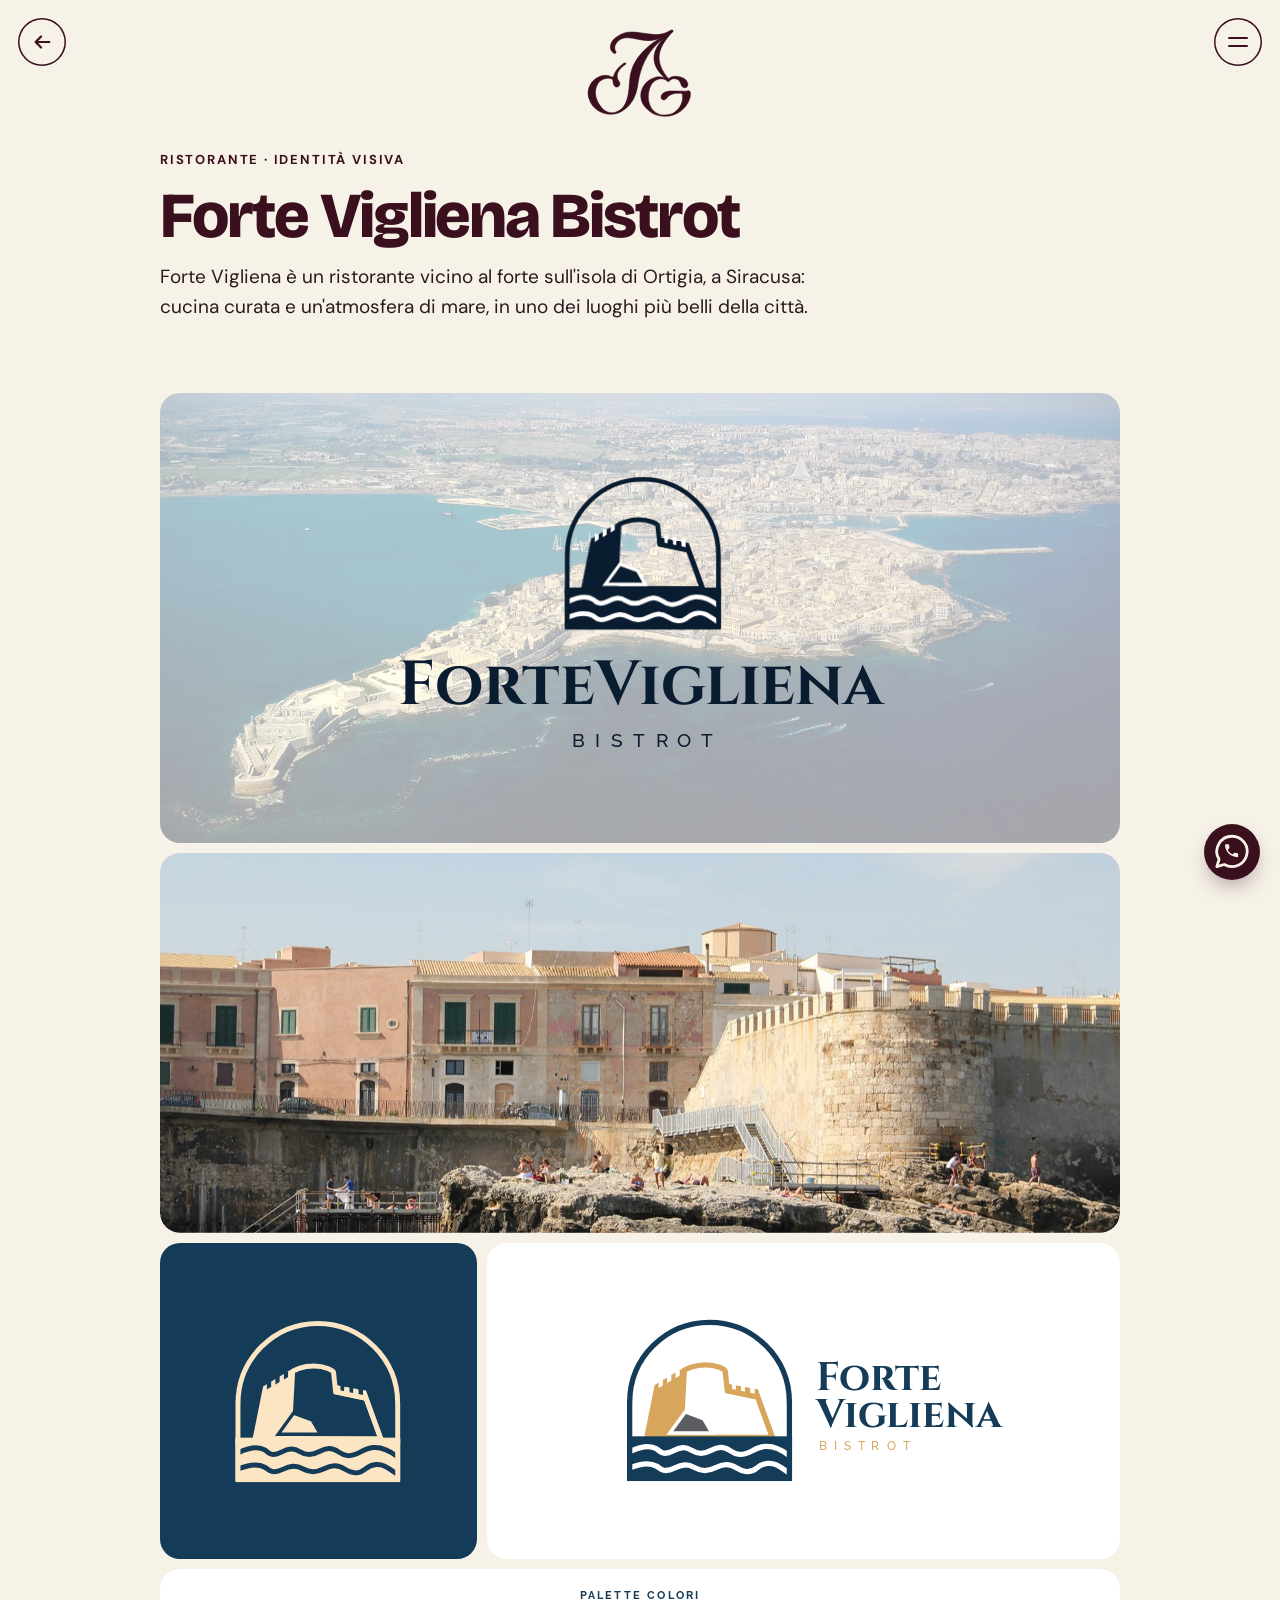
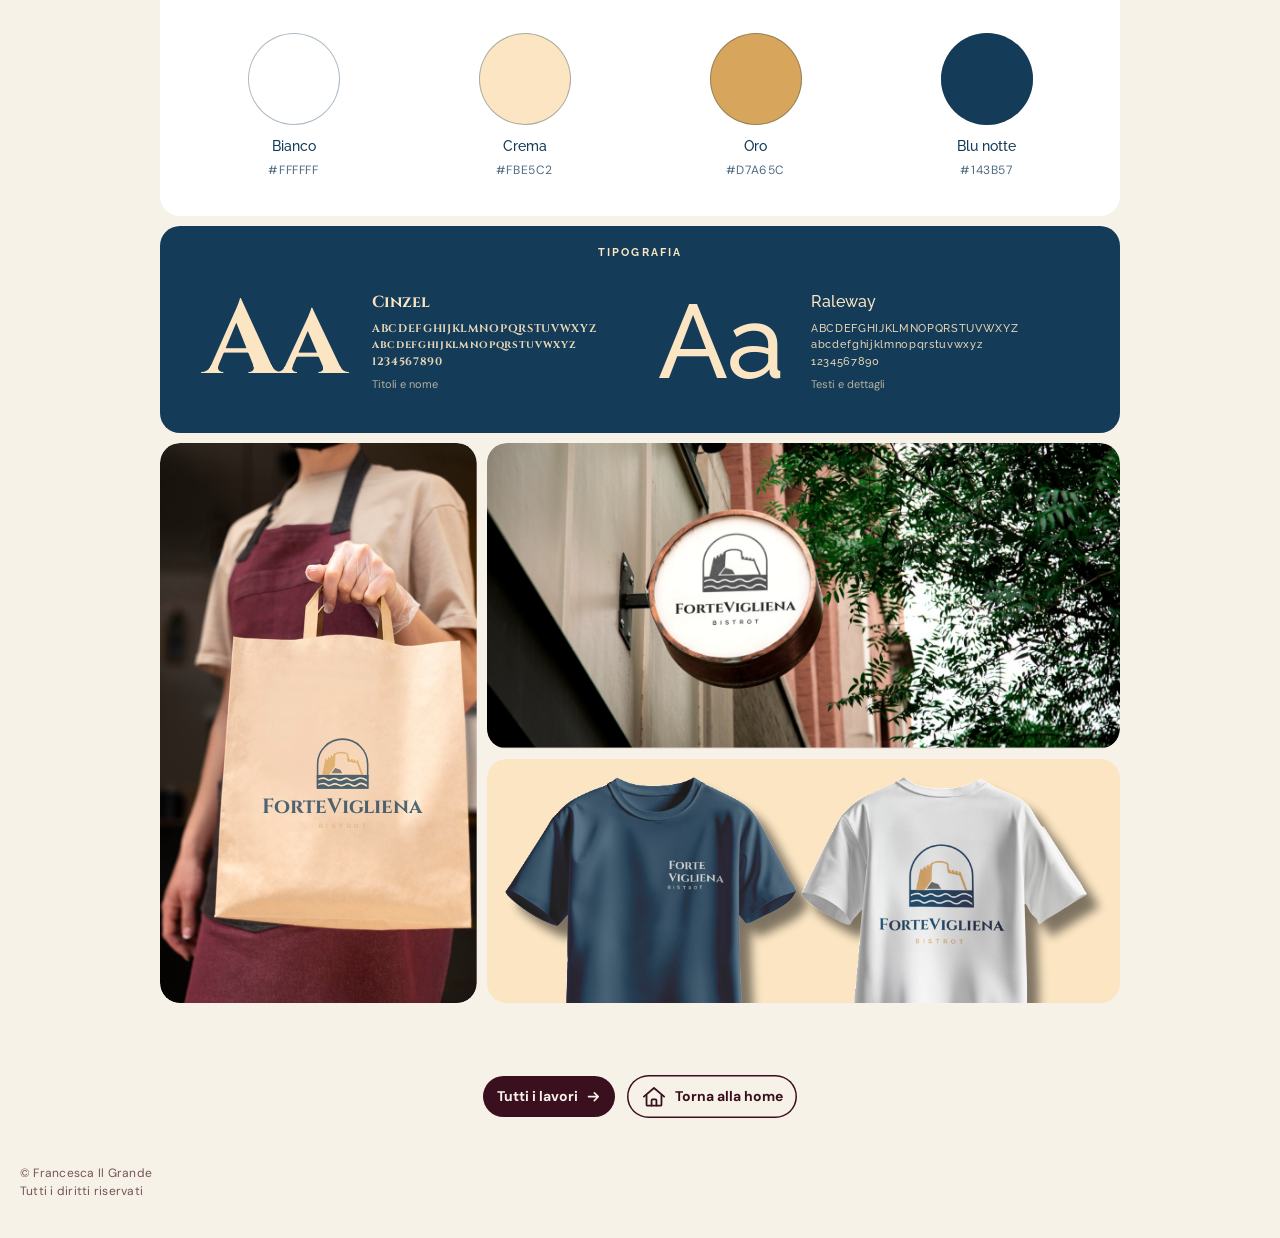
<file: lavori/ristorante/index.html>
<!doctype html>
<html lang="it">
<head>
<meta charset="utf-8">
<meta name="viewport" content="width=device-width,initial-scale=1,viewport-fit=cover">
<title>Forte Vigliena Bistrot · Francesca Il Grande</title>
<meta name="description" content="Identità visiva di Forte Vigliena Bistrot: un logo che racchiude il forte e il mare dentro un arco.">
<link rel="canonical" href="https://francescailgrande.github.io/lavori/ristorante/">
<meta property="og:type" content="website">
<meta property="og:site_name" content="Francesca Il Grande">
<meta property="og:locale" content="it_IT">
<meta property="og:title" content="Forte Vigliena Bistrot · Francesca Il Grande">
<meta property="og:description" content="Identità visiva di Forte Vigliena Bistrot: un logo che racchiude il forte e il mare dentro un arco.">
<meta property="og:url" content="https://francescailgrande.github.io/lavori/ristorante/">
<meta property="og:image" content="https://francescailgrande.github.io/og-image.png">
<meta name="twitter:card" content="summary_large_image">
<link rel="icon" href="/favicon.svg" type="image/svg+xml">
<link rel="apple-touch-icon" href="/apple-touch-icon.png">
<link rel="preconnect" href="https://fonts.googleapis.com">
<link rel="preconnect" href="https://fonts.gstatic.com" crossorigin>
<link rel="stylesheet" href="https://fonts.googleapis.com/css2?family=League+Spartan:wght@900&family=Luxurious+Script&family=Bricolage+Grotesque:opsz,wght@12..96,700;12..96,800&family=DM+Sans:wght@400;500;700&family=Cinzel:wght@600;700&family=Raleway:wght@400;500&family=Bodoni+Moda:ital,opsz,wght@0,6..96,500;0,6..96,600;0,6..96,700;1,6..96,500&display=swap">
<link rel="stylesheet" href="/css/stile.css?v=1791289522">
<link rel="stylesheet" href="/css/caso.css?v=1791470849">
<script>if(!matchMedia("(prefers-reduced-motion: reduce)").matches&&"IntersectionObserver" in window)document.documentElement.classList.add("rv-on")</script>
</head>
<body>
<div class="pagina pagina-testo">
  <a class="logo" href="/" aria-label="Francesca Il Grande, graphic designer, home">
    <svg class="mono" viewBox="50 61 148 124" aria-hidden="true" focusable="false"><defs><path id="fg-p" d="M154.08,73.77c-20.89,11.25-37-1.93-51.5,1.06-3.89.8-7.44,2.92-9.99,5.98-2.34,2.8-3.81,6.27-2.76,9.85.41,1.59,1.96,3.03,1.5,4.56-1.77,2.9-5.96-1.66-6.83-3.56-2.99-6.25,1.23-13.71,6.55-17.63,2.2-1.51,4.25-2.83,6.58-4.09,5.32-2.86,12.34-3.82,18.58-3.33,8.06.81,17,2.29,24.88,3.1,8.43.72,14.83.3,22.06-3.73,1.95-1.01,1.76-.99,3.58-1.93,1.03-.49,2.15-.63,2.89.09.24.33.69,1.24-.01,1.97-1.25,1.38-1.48,1.56-2.13,2.26-.88.95-1.88,1.8-2.72,2.79-19.28,22.43-17.31,38.85-2.71,57.84,1.42,1.84,1.88,1.57,3.18.67.85-.59,1.77-1.1,2.76-1.42,3.85-1.24,8.71-.76,12.49.35,4.48,1.23,8.42,4,9.6,8.82,1.02,3.13-1.22,5.86-4.16,5.89-1.51.01-2.96-.75-3.84-1.97-1.19-1.66-1.45-3.83-2.48-5.79-2.23-5.52-10.47-6.41-14.18-2.3-.6.56-1.24,1.7-2.04,1.69-.49-.01-.9-.4-1.29-.74-8.12-7.24-19.64-1.46-23.16,6.58-8.99,20.54,1.71,45.76,27.44,38.96,9.23-2.44,18.45-14.41,16.45-26.69-.24-1.51-1.23-2.22-2.6-2.24-4.27-.05-8.75-.16-12.63,1.72-1.86.91-3.93,1.77-5.24,3.42-.38.47-.7,1-1.04,1.51-.73,1.09-1.79,1.96-3.04,2.35-6.91,2.13-8.9-12.54,10.07-12.11,6.08,0,12.78.5,18.83.2,1.48-.1,3.02-.73,4.5-.56,2.7.73,2.3,4.59,1.88,7.27-.18,1.17-.42,2.32-.76,3.45-4.35,14.58-19.63,25.07-34.25,24.49-11.86-.47-19.2-3.91-26.38-11.96-12.97-14.53-5.98-35.11,11.71-41.2,4.97-1.75,8.11-1.78,13.2-.3,1.4.43,1.79,1,.46-.18-18.81-17.3-17.72-35.15-1.66-52.75.29-.32.72-.51.37-.27-2.94,1.98-5.64,4.5-8.08,6.82-15.29,15.13-22.91,32.55-26.42,53.54-1.64,14.58-7.08,29.39-19.94,37.67-16.18,12.5-41.53,3.99-47.47-15.26-4.79-12.76,3.01-27.56,16.14-31.51,3.97-1.17,8.65-1.47,12.67.19,1.17.39,2.82,1.61,3.95.82.59-.4.97-1.2,1.21-1.91,2.09-6.97,7.34-12.27,13.3-16.53,1.79-1.28,4.69-.33,2.98,1.33-9.01,5.52-15.9,15.24-8.57,24.22,1.18,2.09.88,4.79-1.19,6.21-4.16,2.93-7.51-1.78-7.63-7.31.01-1.7-1.07-2.99-2.96-3.47-6.77-1.7-14.56,1.89-17.47,6.41-7.25,11.23-3.36,23.93,5.1,33.94,4.64,5.05,11.13,8.16,18.56,5.99,18.82-5.51,18.29-29.72,19.86-46.05,1.89-18.06,10.32-30.42,23.42-42.69,6.37-5.87,10.5-8.24,17.62-13.24"/><clipPath id="fg-c"><use href="#fg-p"/></clipPath></defs><use class="pieno" href="#fg-p"/><use class="cont" href="#fg-p"/><g clip-path="url(#fg-c)"><g class="acqua"><path class="onda2" d="M-240 0 q30 -6 60 0 t60 0 t60 0 t60 0 t60 0 t60 0 t60 0 t60 0 t60 0 t60 0 t60 0 t60 0 t60 0 t60 0 L600 400 L-240 400Z"/><path class="onda1" d="M-200 0 q30 -6 60 0 t60 0 t60 0 t60 0 t60 0 t60 0 t60 0 t60 0 t60 0 t60 0 t60 0 t60 0 t60 0 t60 0 L640 400 L-200 400Z"/></g></g></svg>
  </a>
  <main class="caso">
    <header class="caso-testa">
      <p class="rv rv-su caso-tag" style="--d:.05s">Ristorante · Identità visiva</p>
      <h1>Forte Vigliena Bistrot</h1 class="">
      <p class="rv rv-su caso-lead" style="--d:.24s">Forte Vigliena è un ristorante vicino al forte sull'isola di Ortigia, a Siracusa: cucina curata e un'atmosfera di mare, in uno dei luoghi più belli della città.</p>
    </header>

    <div class="board">
      <section class="b b-hero" aria-label="Logo">
        <img class="hero-bg" data-par src="/img/ristorante/aerea.jpg" alt="" width="1800" height="1012" decoding="async">
        <svg class="rv rv-logo fv fv-grande fv-scurissimo" viewBox="0 0 345 180" role="img" aria-label="Forte Vigliena Bistrot" focusable="false"><g><path class="fv-6" d="M159.2,30.98c0-1.15,5.9-3.72,12.66-3.72s11.98,2.71,11.98,3.86"/><line class="fv-6" x1="183.8" y1="30.91" x2="185.19" y2="43.66"/><polygon class="fv-7" points="159.07 30.98 156.91 71.08 136.44 70.99 142.53 40.51 158.95 30.68 159.07 30.98"/><polyline class="fv-6" points="184.38 40.23 202.36 43.57 212.38 71.2 156.73 71.01"/><path class="fv-6" d="M222.65,49.8v23.26h-96.65v-23.26h.04c0-26.67,21.62-48.3,48.29-48.3s48.3,21.63,48.3,48.3h.03Z" pathLength="1"/><rect class="fv-11" x="153.78" y="30.59" width="2.54" height="5.6"/><rect class="fv-11" x="148.65" y="33.29" width="2.54" height="5.74"/><rect class="fv-11" x="143.53" y="36.4" width="2.54" height="5.71"/><rect class="fv-11" x="199.09" y="40.1" width="2.54" height="5.6"/><rect class="fv-11" x="193.34" y="38.32" width="2.54" height="5.74"/><rect class="fv-11" x="187.86" y="37.48" width="2.54" height="5.71"/><line class="fv-6" x1="142.38" y1="43.82" x2="158.97" y2="34.07"/><line class="fv-3" x1="184.53" y1="39.64" x2="203.38" y2="43.56"/><line class="fv-6" x1="184.29" y1="42.67" x2="203.62" y2="46.73"/><rect class="fv-4" x="190.79" y="41.09" width="2.14" height="2.99"/><rect class="fv-4" x="185.33" y="40.33" width="2.14" height="2.99"/><polygon class="fv-4" points="198.67 45.24 196.18 45.18 196.27 41.91 198.67 42.26 198.67 45.24"/><polygon class="fv-5" points="159.67 55.72 170.86 59.88 175.87 68.54 150.32 68.54 159.67 55.72"/><polyline class="fv-6" points="184.36 40.25 202.3 43.56 212.29 70.84"/><rect class="fv-11" x="199.07" y="40.13" width="2.54" height="5.6"/><rect class="fv-11" x="193.32" y="38.77" width="2.54" height="5.74"/><rect class="fv-11" x="187.84" y="37.5" width="2.54" height="5.71"/><rect class="fv-11" x="198.82" y="40.03" width="2.54" height="5.74"/><line class="fv-6" x1="184.27" y1="42.69" x2="203.6" y2="46.75"/><rect class="fv-4" x="190.77" y="41.11" width="2.14" height="2.99"/><polygon class="fv-4" points="187.5 42.54 185.36 42.54 185.36 39.55 187.5 39.9 187.5 42.54"/><polygon class="fv-4" points="198.43 44.73 196.25 44.73 196.25 41.74 198.43 42.1 198.43 44.73"/><rect class="fv-7" x="126" y="72.1" width="96.65" height="22.91"/><path class="fv-2" d="M126.47,79.6c8.39-3.97,13.02-3.17,15.74-1.56,1.65.98,2.07,1.96,3.96,2.51,4.41,1.27,6.5-2.76,11.78-3.13,5.19-.37,5.54,3.35,11.19,3.35,5.33,0,6.59-3.3,11.78-3.6,5.27-.31,5.92,3.84,11.42,4.28,6.29.51,8.66-4.3,15.45-4.86,3.36-.28,7.55.03,14.61,5.4"/><path class="fv-2" d="M125.12,90.06c9.1-3.99,14.13-3.19,17.08-1.57,1.79.98,2.24,1.96,4.3,2.51,4.79,1.27,7.05-2.77,12.79-3.15,5.63-.37,6.01,3.35,12.14,3.35,5.78,0,7.15-3.31,12.78-3.62,5.72-.31,6.42,3.84,12.39,4.28,6.83.5,5.57-4.44,12.93-5.02,3.65-.28,5.33.52,12.99,5.91"/><rect class="fv-6" x="126" y="73.05" width="96.65" height="22.91"/></g><text class="fv-14" transform="translate(18.17 144.91)"><tspan class="fv-15" x="0" y="0">F</tspan><tspan class="fv-16" x="23.4" y="0">o</tspan><tspan class="fv-12" x="53.78" y="0">r</tspan><tspan class="fv-19" x="79.09" y="0">t</tspan><tspan x="103.24" y="0">e</tspan><tspan class="fv-16" x="125.6" y="0">V</tspan><tspan class="fv-18" x="154" y="0">i</tspan><tspan class="fv-13" x="167.63" y="0">g</tspan><tspan class="fv-17" x="195.91" y="0">l</tspan><tspan class="fv-15" x="217.32" y="0">i</tspan><tspan x="231.06" y="0">ena</tspan></text><text class="fv-1" transform="translate(128.78 172.21)"><tspan class="fv-10" x="0" y="0">BISTR</tspan><tspan class="fv-9" x="67.33" y="0">O</tspan><tspan class="fv-8" x="82.76" y="0">T</tspan></text></svg>
      </section>

      <div class="riga riga-foto">
        <figure class="b b-img rv rv-clip" style="--d:0s"><img data-par src="/img/ristorante/forte.jpg" alt="Il Forte Vigliena sul mare" width="1600" height="1066" loading="lazy"></figure>
      </div>

      <div class="riga riga-versioni">
        <section class="b b-v b-v-blu b-quadro rv rv-su" style="--d:0s" aria-label="Simbolo su blu"><svg style="--d:.35s" class="rv rv-zoom fv fv-simbolo fv-su-blu" viewBox="123 0 103 97" role="img" aria-label="Simbolo di Forte Vigliena" focusable="false"><g><path class="fv-6" d="M159.2,30.98c0-1.15,5.9-3.72,12.66-3.72s11.98,2.71,11.98,3.86"/><line class="fv-6" x1="183.8" y1="30.91" x2="185.19" y2="43.66"/><polygon class="fv-7" points="159.07 30.98 156.91 71.08 136.44 70.99 142.53 40.51 158.95 30.68 159.07 30.98"/><polyline class="fv-6" points="184.38 40.23 202.36 43.57 212.38 71.2 156.73 71.01"/><path class="fv-6" d="M222.65,49.8v23.26h-96.65v-23.26h.04c0-26.67,21.62-48.3,48.29-48.3s48.3,21.63,48.3,48.3h.03Z"/><rect class="fv-11" x="153.78" y="30.59" width="2.54" height="5.6"/><rect class="fv-11" x="148.65" y="33.29" width="2.54" height="5.74"/><rect class="fv-11" x="143.53" y="36.4" width="2.54" height="5.71"/><rect class="fv-11" x="199.09" y="40.1" width="2.54" height="5.6"/><rect class="fv-11" x="193.34" y="38.32" width="2.54" height="5.74"/><rect class="fv-11" x="187.86" y="37.48" width="2.54" height="5.71"/><line class="fv-6" x1="142.38" y1="43.82" x2="158.97" y2="34.07"/><line class="fv-3" x1="184.53" y1="39.64" x2="203.38" y2="43.56"/><line class="fv-6" x1="184.29" y1="42.67" x2="203.62" y2="46.73"/><rect class="fv-4" x="190.79" y="41.09" width="2.14" height="2.99"/><rect class="fv-4" x="185.33" y="40.33" width="2.14" height="2.99"/><polygon class="fv-4" points="198.67 45.24 196.18 45.18 196.27 41.91 198.67 42.26 198.67 45.24"/><polygon class="fv-5" points="159.67 55.72 170.86 59.88 175.87 68.54 150.32 68.54 159.67 55.72"/><polyline class="fv-6" points="184.36 40.25 202.3 43.56 212.29 70.84"/><rect class="fv-11" x="199.07" y="40.13" width="2.54" height="5.6"/><rect class="fv-11" x="193.32" y="38.77" width="2.54" height="5.74"/><rect class="fv-11" x="187.84" y="37.5" width="2.54" height="5.71"/><rect class="fv-11" x="198.82" y="40.03" width="2.54" height="5.74"/><line class="fv-6" x1="184.27" y1="42.69" x2="203.6" y2="46.75"/><rect class="fv-4" x="190.77" y="41.11" width="2.14" height="2.99"/><polygon class="fv-4" points="187.5 42.54 185.36 42.54 185.36 39.55 187.5 39.9 187.5 42.54"/><polygon class="fv-4" points="198.43 44.73 196.25 44.73 196.25 41.74 198.43 42.1 198.43 44.73"/><rect class="fv-7" x="126" y="72.1" width="96.65" height="22.91"/><path class="fv-2" d="M126.47,79.6c8.39-3.97,13.02-3.17,15.74-1.56,1.65.98,2.07,1.96,3.96,2.51,4.41,1.27,6.5-2.76,11.78-3.13,5.19-.37,5.54,3.35,11.19,3.35,5.33,0,6.59-3.3,11.78-3.6,5.27-.31,5.92,3.84,11.42,4.28,6.29.51,8.66-4.3,15.45-4.86,3.36-.28,7.55.03,14.61,5.4"/><path class="fv-2" d="M125.12,90.06c9.1-3.99,14.13-3.19,17.08-1.57,1.79.98,2.24,1.96,4.3,2.51,4.79,1.27,7.05-2.77,12.79-3.15,5.63-.37,6.01,3.35,12.14,3.35,5.78,0,7.15-3.31,12.78-3.62,5.72-.31,6.42,3.84,12.39,4.28,6.83.5,5.57-4.44,12.93-5.02,3.65-.28,5.33.52,12.99,5.91"/><rect class="fv-6" x="126" y="73.05" width="96.65" height="22.91"/></g></svg></section>
        <section class="b b-v b-v-bianco b-rett rv rv-su" style="--d:.14s" aria-label="Logo orizzontale a colori"><svg style="--d:.5s" class="rv rv-zoom fv fv-orizz fv-colori fv-su-bianco" viewBox="0 267 200 92" role="img" aria-label="Forte Vigliena Bistrot" focusable="false"><g><path class="fv-6" d="M32.61,295.93c0-1.07,5.53-3.49,11.86-3.49s11.23,2.54,11.23,3.62"/><line class="fv-6" x1="55.67" y1="295.86" x2="56.96" y2="307.81"/><polygon class="fv-7" points="32.49 295.93 30.46 333.5 11.28 333.42 16.99 304.86 32.37 295.65 32.49 295.93"/><polyline class="fv-6" points="56.21 304.59 73.06 307.73 82.45 333.62 30.29 333.44"/><path class="fv-6" d="M92.08,313.56v21.79H1.5v-21.79h.04c0-24.99,20.26-45.26,45.25-45.26s45.26,20.27,45.26,45.26h.03Z"/><rect class="fv-11" x="27.53" y="295.56" width="2.38" height="5.25"/><rect class="fv-11" x="22.73" y="298.09" width="2.38" height="5.38"/><rect class="fv-11" x="17.93" y="301.01" width="2.38" height="5.35"/><rect class="fv-11" x="69.99" y="304.48" width="2.38" height="5.25"/><rect class="fv-11" x="64.6" y="302.8" width="2.38" height="5.38"/><rect class="fv-11" x="59.46" y="302.01" width="2.38" height="5.35"/><line class="fv-6" x1="16.84" y1="307.96" x2="32.4" y2="298.82"/><line class="fv-3" x1="56.35" y1="304.04" x2="74.01" y2="307.72"/><line class="fv-6" x1="56.12" y1="306.88" x2="74.24" y2="310.68"/><rect class="fv-4" x="62.22" y="305.4" width="2" height="2.8"/><rect class="fv-4" x="57.1" y="304.68" width="2" height="2.8"/><polygon class="fv-4" points="69.6 309.29 67.27 309.24 67.35 306.17 69.6 306.49 69.6 309.29"/><polygon class="fv-5" points="33.05 319.11 43.53 323.01 48.23 331.12 24.29 331.12 33.05 319.11"/><polyline class="fv-6" points="56.19 304.61 73 307.71 82.36 333.28"/><rect class="fv-11" x="69.97" y="304.5" width="2.38" height="5.25"/><rect class="fv-11" x="64.58" y="303.23" width="2.38" height="5.38"/><rect class="fv-11" x="59.45" y="302.04" width="2.38" height="5.35"/><rect class="fv-11" x="69.74" y="304.41" width="2.38" height="5.38"/><line class="fv-6" x1="56.11" y1="306.9" x2="74.22" y2="310.71"/><rect class="fv-4" x="62.2" y="305.42" width="2" height="2.8"/><polygon class="fv-4" points="59.13 306.76 57.13 306.76 57.13 303.96 59.13 304.29 59.13 306.76"/><polygon class="fv-4" points="69.38 308.81 67.33 308.81 67.33 306.01 69.38 306.34 69.38 308.81"/><rect class="fv-7" x="1.5" y="334.46" width="90.58" height="21.47"/><path class="fv-2" d="M1.94,341.49c7.86-3.72,12.2-2.97,14.75-1.46,1.55.92,1.94,1.84,3.72,2.35,4.14,1.19,6.09-2.59,11.04-2.94,4.86-.35,5.19,3.14,10.49,3.14,4.99,0,6.17-3.09,11.04-3.37,4.94-.29,5.55,3.59,10.7,4.01,5.89.47,8.12-4.03,14.47-4.56,3.15-.26,7.07.02,13.7,5.06"/><path class="fv-2" d="M.67,351.29c8.53-3.73,13.25-2.99,16.01-1.47,1.68.92,2.1,1.84,4.03,2.35,4.49,1.19,6.61-2.6,11.98-2.95,5.28-.35,5.63,3.14,11.38,3.14,5.42,0,6.7-3.1,11.98-3.39,5.36-.29,6.02,3.6,11.61,4.01,6.4.47,5.22-4.16,12.11-4.7,3.42-.27,4.99.49,12.18,5.54"/><rect class="fv-6" x="1.5" y="335.35" width="90.58" height="21.47"/></g><g class="fv-testo" transform="translate(37.8 137.5) scale(.57)"><text class="fv-14" transform="translate(121.38 296.84)"><tspan class="fv-15" x="0" y="0">F</tspan><tspan class="fv-16" x="23.4" y="0">o</tspan><tspan class="fv-12" x="53.78" y="0">r</tspan><tspan class="fv-19" x="79.09" y="0">t</tspan><tspan x="103.24" y="0">e</tspan><tspan class="fv-16" x="0" y="37">V</tspan><tspan class="fv-18" x="28.4" y="37">i</tspan><tspan class="fv-13" x="42.03" y="37">g</tspan><tspan class="fv-17" x="70.31" y="37">l</tspan><tspan class="fv-15" x="91.72" y="37">i</tspan><tspan x="105.46" y="37">ena</tspan></text><text class="fv-1" transform="translate(125.12 356.83)"><tspan class="fv-10" x="0" y="0">BISTR</tspan><tspan class="fv-9" x="67.33" y="0">O</tspan><tspan class="fv-8" x="82.76" y="0">T</tspan></text></g></svg></section>
      </div>

      <section class="b b-palette rv rv-su" aria-labelledby="t-colori">
        <h2 class="b-label" id="t-colori">Palette colori</h2>
        <ul class="cerchi">
          <li class="rv rv-pop" style="--c:#FFFFFF;--d:0.20s"><i></i><b>Bianco</b><span>#FFFFFF</span></li>
          <li class="rv rv-pop" style="--c:#FBE5C2;--d:0.30s"><i></i><b>Crema</b><span>#FBE5C2</span></li>
          <li class="rv rv-pop" style="--c:#D7A65C;--d:0.40s"><i></i><b>Oro</b><span>#D7A65C</span></li>
          <li class="rv rv-pop" style="--c:#143B57;--d:0.50s"><i></i><b>Blu notte</b><span>#143B57</span></li>
        </ul>
      </section>

      <section class="b b-font rv rv-su" aria-labelledby="t-font">
        <h2 class="b-label" id="t-font">Tipografia</h2>
        <div class="font-coppia">
          <div class="font-voce font-cinzel rv rv-su" style="--d:.2s"><span class="aa" aria-hidden="true">Aa</span><div><b>Cinzel</b><span class="abc">ABCDEFGHIJKLMNOPQRSTUVWXYZ<br>abcdefghijklmnopqrstuvwxyz<br>1234567890</span><small>Titoli e nome</small></div></div>
          <div class="font-voce font-raleway rv rv-su" style="--d:.34s"><span class="aa" aria-hidden="true">Aa</span><div><b>Raleway</b><span class="abc">ABCDEFGHIJKLMNOPQRSTUVWXYZ<br>abcdefghijklmnopqrstuvwxyz<br>1234567890</span><small>Testi e dettagli</small></div></div>
        </div>
      </section>

      <div class="riga riga-mock">
        <figure id="m-primo" class="b b-img m-shopper rv rv-clip" style="--d:0s"><div class="ph"><img src="/img/ristorante/shopper.jpg" alt="Shopper di carta con il marchio, tenuta in mano da una persona con il grembiule" width="732" height="1100" loading="lazy"><svg class="fv fv-busta fv-colori fv-su-crema" viewBox="0 0 345 180" role="img" aria-label="Forte Vigliena Bistrot" focusable="false"><g><path class="fv-6" d="M159.2,30.98c0-1.15,5.9-3.72,12.66-3.72s11.98,2.71,11.98,3.86"/><line class="fv-6" x1="183.8" y1="30.91" x2="185.19" y2="43.66"/><polygon class="fv-7" points="159.07 30.98 156.91 71.08 136.44 70.99 142.53 40.51 158.95 30.68 159.07 30.98"/><polyline class="fv-6" points="184.38 40.23 202.36 43.57 212.38 71.2 156.73 71.01"/><path class="fv-6" d="M222.65,49.8v23.26h-96.65v-23.26h.04c0-26.67,21.62-48.3,48.29-48.3s48.3,21.63,48.3,48.3h.03Z"/><rect class="fv-11" x="153.78" y="30.59" width="2.54" height="5.6"/><rect class="fv-11" x="148.65" y="33.29" width="2.54" height="5.74"/><rect class="fv-11" x="143.53" y="36.4" width="2.54" height="5.71"/><rect class="fv-11" x="199.09" y="40.1" width="2.54" height="5.6"/><rect class="fv-11" x="193.34" y="38.32" width="2.54" height="5.74"/><rect class="fv-11" x="187.86" y="37.48" width="2.54" height="5.71"/><line class="fv-6" x1="142.38" y1="43.82" x2="158.97" y2="34.07"/><line class="fv-3" x1="184.53" y1="39.64" x2="203.38" y2="43.56"/><line class="fv-6" x1="184.29" y1="42.67" x2="203.62" y2="46.73"/><rect class="fv-4" x="190.79" y="41.09" width="2.14" height="2.99"/><rect class="fv-4" x="185.33" y="40.33" width="2.14" height="2.99"/><polygon class="fv-4" points="198.67 45.24 196.18 45.18 196.27 41.91 198.67 42.26 198.67 45.24"/><polygon class="fv-5" points="159.67 55.72 170.86 59.88 175.87 68.54 150.32 68.54 159.67 55.72"/><polyline class="fv-6" points="184.36 40.25 202.3 43.56 212.29 70.84"/><rect class="fv-11" x="199.07" y="40.13" width="2.54" height="5.6"/><rect class="fv-11" x="193.32" y="38.77" width="2.54" height="5.74"/><rect class="fv-11" x="187.84" y="37.5" width="2.54" height="5.71"/><rect class="fv-11" x="198.82" y="40.03" width="2.54" height="5.74"/><line class="fv-6" x1="184.27" y1="42.69" x2="203.6" y2="46.75"/><rect class="fv-4" x="190.77" y="41.11" width="2.14" height="2.99"/><polygon class="fv-4" points="187.5 42.54 185.36 42.54 185.36 39.55 187.5 39.9 187.5 42.54"/><polygon class="fv-4" points="198.43 44.73 196.25 44.73 196.25 41.74 198.43 42.1 198.43 44.73"/><rect class="fv-7" x="126" y="72.1" width="96.65" height="22.91"/><path class="fv-2" d="M126.47,79.6c8.39-3.97,13.02-3.17,15.74-1.56,1.65.98,2.07,1.96,3.96,2.51,4.41,1.27,6.5-2.76,11.78-3.13,5.19-.37,5.54,3.35,11.19,3.35,5.33,0,6.59-3.3,11.78-3.6,5.27-.31,5.92,3.84,11.42,4.28,6.29.51,8.66-4.3,15.45-4.86,3.36-.28,7.55.03,14.61,5.4"/><path class="fv-2" d="M125.12,90.06c9.1-3.99,14.13-3.19,17.08-1.57,1.79.98,2.24,1.96,4.3,2.51,4.79,1.27,7.05-2.77,12.79-3.15,5.63-.37,6.01,3.35,12.14,3.35,5.78,0,7.15-3.31,12.78-3.62,5.72-.31,6.42,3.84,12.39,4.28,6.83.5,5.57-4.44,12.93-5.02,3.65-.28,5.33.52,12.99,5.91"/><rect class="fv-6" x="126" y="73.05" width="96.65" height="22.91"/></g><text class="fv-14" transform="translate(18.17 144.91)"><tspan class="fv-15" x="0" y="0">F</tspan><tspan class="fv-16" x="23.4" y="0">o</tspan><tspan class="fv-12" x="53.78" y="0">r</tspan><tspan class="fv-19" x="79.09" y="0">t</tspan><tspan x="103.24" y="0">e</tspan><tspan class="fv-16" x="125.6" y="0">V</tspan><tspan class="fv-18" x="154" y="0">i</tspan><tspan class="fv-13" x="167.63" y="0">g</tspan><tspan class="fv-17" x="195.91" y="0">l</tspan><tspan class="fv-15" x="217.32" y="0">i</tspan><tspan x="231.06" y="0">ena</tspan></text><text class="fv-1" transform="translate(128.78 172.21)"><tspan class="fv-10" x="0" y="0">BISTR</tspan><tspan class="fv-9" x="67.33" y="0">O</tspan><tspan class="fv-8" x="82.76" y="0">T</tspan></text></svg></div></figure>
        <figure class="b b-img m-insegna rv rv-clip" style="--d:.14s"><img data-par src="/img/ristorante/insegna.jpg" alt="Insegna circolare del bistrot sulla facciata" width="1500" height="1000" loading="lazy"></figure>
        <figure class="b m-magliette rv rv-su" style="--d:.28s"><img class="rv rv-su" style="--d:.5s" src="/img/ristorante/magliette.png" alt="Magliette blu e bianca con il marchio" width="926" height="542" loading="lazy"></figure>
      </div>
    </div>

    <nav class="caso-nav" aria-label="Altri lavori">
      <a class="rv rv-su btn-pieno" href="/lavori" style="--d:0.35s" data-con="m-primo">Tutti i lavori<svg viewBox="0 0 24 24" aria-hidden="true"><path d="M4 12h15M13 6l6 6-6 6" fill="none" stroke="currentColor" stroke-width="2.6" stroke-linecap="round" stroke-linejoin="round"/></svg></a>
      <a class="rv rv-su btn-bordo" href="/" style="--d:0.47s" data-con="m-primo"><svg class="ico-home" viewBox="0 0 32 28" aria-hidden="true" focusable="false"><g fill="none" stroke="currentColor" stroke-width="2.2" stroke-linecap="round" stroke-linejoin="round"><path class="tetto" d="M3.5 14.2 16 3.6l12.5 10.6"/><path class="corpo" d="M6.8 12.4V24a1.2 1.2 0 0 0 1.2 1.2h16a1.2 1.2 0 0 0 1.2-1.2V12.4"/><path class="porta" d="M13 25.2v-6.4a1.2 1.2 0 0 1 1.2-1.2h3.6a1.2 1.2 0 0 1 1.2 1.2v6.4"/></g></svg>Torna alla home</a>
    </nav>
  </main>
  <p class="copy">© Francesca Il Grande<br>Tutti i diritti riservati</p>
</div>
<a class="whatsapp" href="https://wa.me/393384034825?text=Ciao%20Francesca%21%20Sono%20passato%20dal%20tuo%20sito%20e%20mi%20piacerebbe%20lavorare%20con%20te.%20Hai%20un%20momento%20per%20parlarne%3F" target="_blank" rel="noopener" aria-label="Scrivimi su WhatsApp">
  <svg viewBox="0 0 48 48" aria-hidden="true">
    <circle cx="24" cy="24" r="24" fill="#3A0F1E"/>
    <path d="M24 10.5a13 13 0 1 1-6.6 24.2L11 36.5l1.9-6.2A13 13 0 0 1 24 10.5z" fill="none" stroke="#F7F2E8" stroke-width="2.4" stroke-linejoin="round"/>
    <path transform="translate(16.2 15.4) scale(.62)" fill="#F7F2E8" d="M6.6 10.8c1.4 2.8 3.8 5.1 6.6 6.6l2.2-2.2c.3-.3.7-.4 1-.2 1.1.4 2.3.6 3.6.6.6 0 1 .4 1 1V20c0 .6-.4 1-1 1C10.6 21 3 13.4 3 4c0-.6.4-1 1-1h3.5c.6 0 1 .4 1 1 0 1.3.2 2.5.6 3.6.1.3 0 .7-.2 1L6.6 10.8z"/>
  </svg>
</a>
<script src="/js/scorri.js?v=1791258591" defer></script>
<script src="/js/menu.js?v=1791282128" defer></script>
<script src="/js/whatsapp.js?v=1791281877" defer></script>
</body>
</html>
</file>
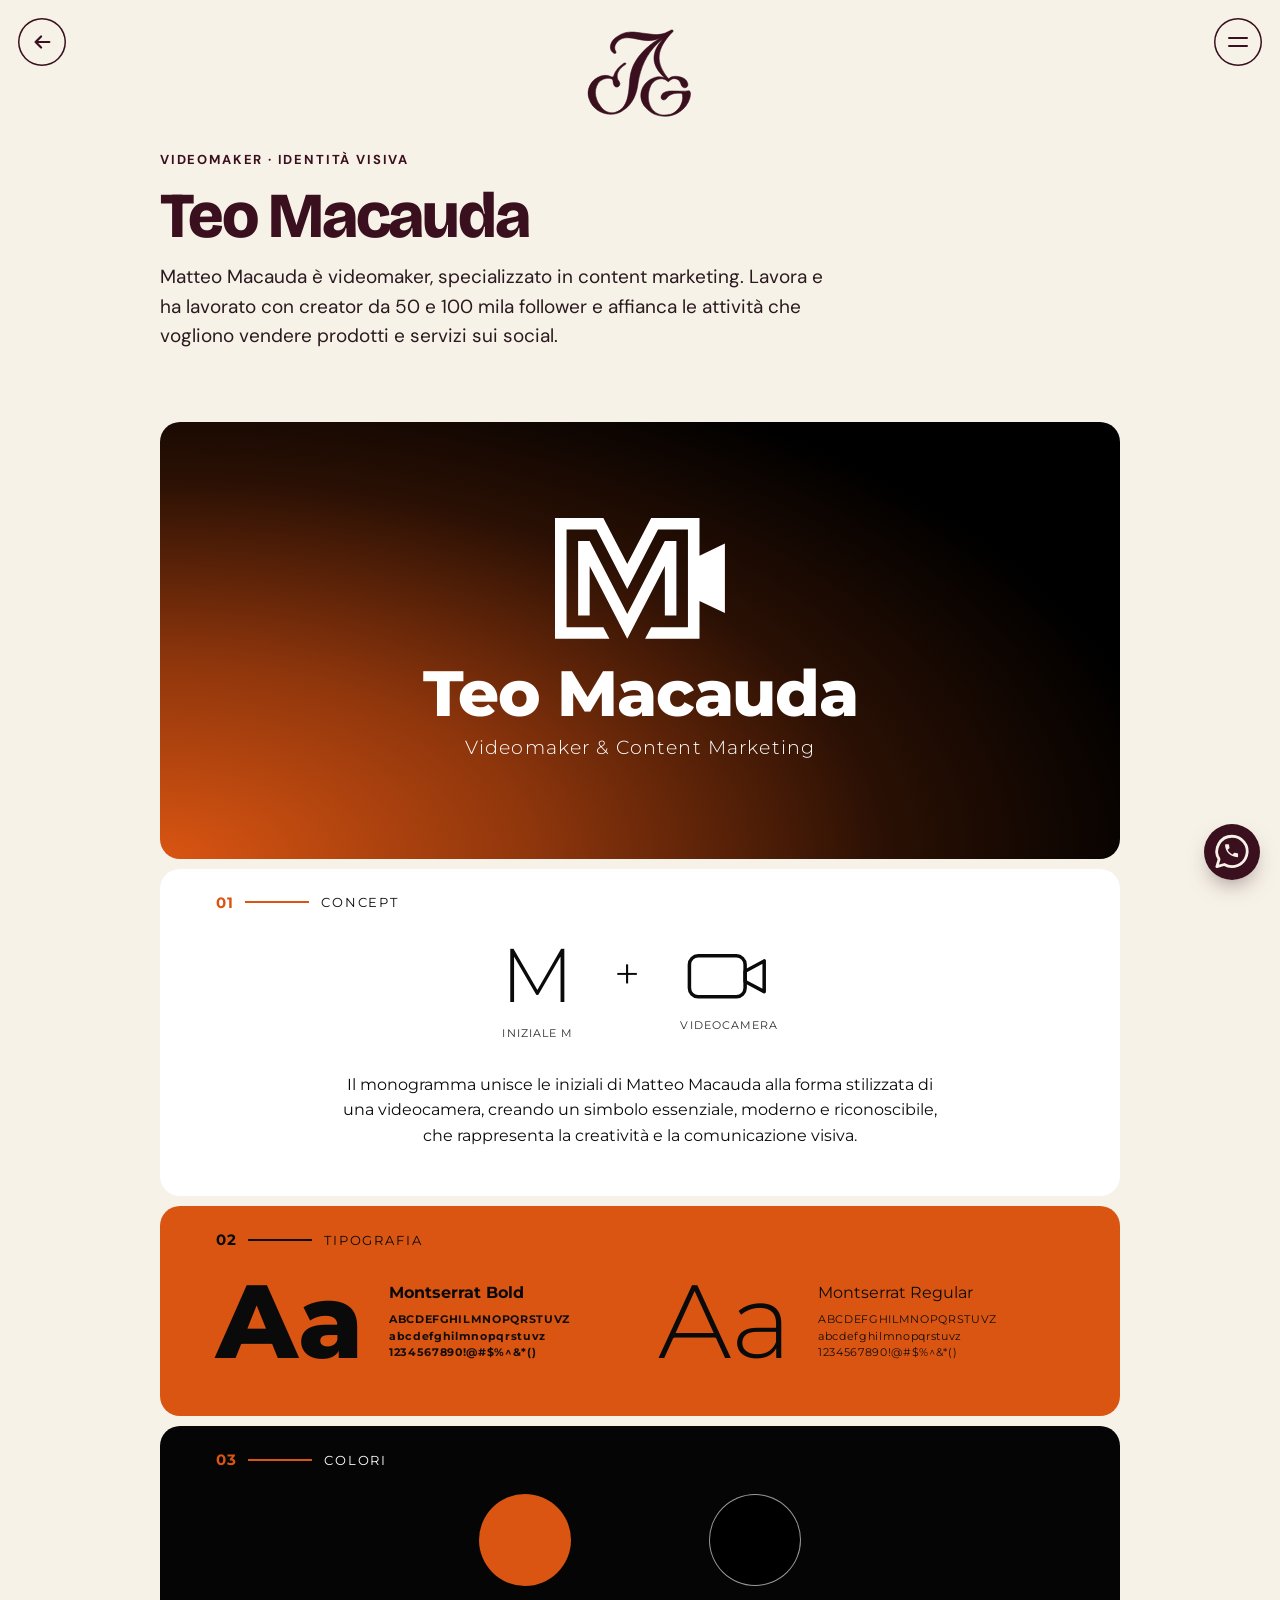
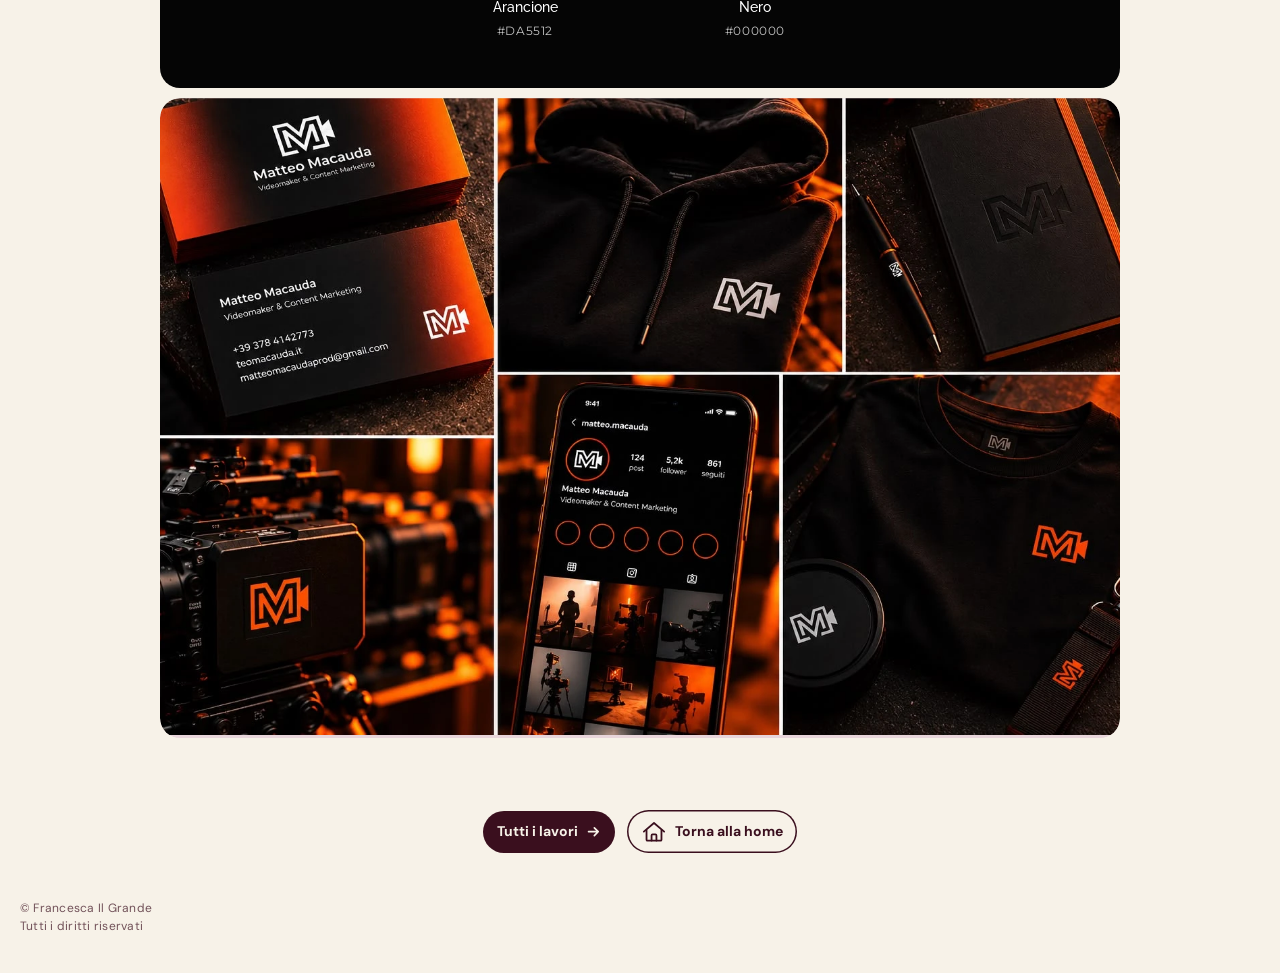
<file: lavori/videomaker/index.html>
<!doctype html>
<html lang="it">
<head>
<meta charset="utf-8">
<meta name="viewport" content="width=device-width,initial-scale=1,viewport-fit=cover">
<title>Teo Macauda · Francesca Il Grande</title>
<meta name="description" content="Identità visiva di Teo Macauda, videomaker: una M che diventa videocamera.">
<link rel="canonical" href="https://francescailgrande.github.io/lavori/videomaker/">
<meta property="og:type" content="website">
<meta property="og:site_name" content="Francesca Il Grande">
<meta property="og:locale" content="it_IT">
<meta property="og:title" content="Teo Macauda · Francesca Il Grande">
<meta property="og:description" content="Identità visiva di Teo Macauda, videomaker: una M che diventa videocamera.">
<meta property="og:url" content="https://francescailgrande.github.io/lavori/videomaker/">
<meta property="og:image" content="https://francescailgrande.github.io/og-image.png">
<meta name="twitter:card" content="summary_large_image">
<link rel="icon" href="/favicon.svg" type="image/svg+xml">
<link rel="apple-touch-icon" href="/apple-touch-icon.png">
<link rel="preconnect" href="https://fonts.googleapis.com">
<link rel="preconnect" href="https://fonts.gstatic.com" crossorigin>
<link rel="stylesheet" href="https://fonts.googleapis.com/css2?family=League+Spartan:wght@900&family=Luxurious+Script&family=Bricolage+Grotesque:opsz,wght@12..96,700;12..96,800&family=DM+Sans:wght@400;500;700&family=Cinzel:wght@600;700&family=Raleway:wght@400;500&family=Montserrat:wght@300;400;700;800&family=Bodoni+Moda:ital,opsz,wght@0,6..96,500;0,6..96,600;0,6..96,700;1,6..96,500&display=swap">
<link rel="stylesheet" href="/css/stile.css?v=1791282355">
<link rel="stylesheet" href="/css/caso.css?v=1791258591">
<script>if(!matchMedia("(prefers-reduced-motion: reduce)").matches&&"IntersectionObserver" in window)document.documentElement.classList.add("rv-on")</script>
</head>
<body>
<div class="pagina pagina-testo">
  <a class="logo" href="/" aria-label="Francesca Il Grande, graphic designer, home">
    <svg class="mono" viewBox="50 61 148 124" aria-hidden="true" focusable="false"><defs><path id="fg-p" d="M154.08,73.77c-20.89,11.25-37-1.93-51.5,1.06-3.89.8-7.44,2.92-9.99,5.98-2.34,2.8-3.81,6.27-2.76,9.85.41,1.59,1.96,3.03,1.5,4.56-1.77,2.9-5.96-1.66-6.83-3.56-2.99-6.25,1.23-13.71,6.55-17.63,2.2-1.51,4.25-2.83,6.58-4.09,5.32-2.86,12.34-3.82,18.58-3.33,8.06.81,17,2.29,24.88,3.1,8.43.72,14.83.3,22.06-3.73,1.95-1.01,1.76-.99,3.58-1.93,1.03-.49,2.15-.63,2.89.09.24.33.69,1.24-.01,1.97-1.25,1.38-1.48,1.56-2.13,2.26-.88.95-1.88,1.8-2.72,2.79-19.28,22.43-17.31,38.85-2.71,57.84,1.42,1.84,1.88,1.57,3.18.67.85-.59,1.77-1.1,2.76-1.42,3.85-1.24,8.71-.76,12.49.35,4.48,1.23,8.42,4,9.6,8.82,1.02,3.13-1.22,5.86-4.16,5.89-1.51.01-2.96-.75-3.84-1.97-1.19-1.66-1.45-3.83-2.48-5.79-2.23-5.52-10.47-6.41-14.18-2.3-.6.56-1.24,1.7-2.04,1.69-.49-.01-.9-.4-1.29-.74-8.12-7.24-19.64-1.46-23.16,6.58-8.99,20.54,1.71,45.76,27.44,38.96,9.23-2.44,18.45-14.41,16.45-26.69-.24-1.51-1.23-2.22-2.6-2.24-4.27-.05-8.75-.16-12.63,1.72-1.86.91-3.93,1.77-5.24,3.42-.38.47-.7,1-1.04,1.51-.73,1.09-1.79,1.96-3.04,2.35-6.91,2.13-8.9-12.54,10.07-12.11,6.08,0,12.78.5,18.83.2,1.48-.1,3.02-.73,4.5-.56,2.7.73,2.3,4.59,1.88,7.27-.18,1.17-.42,2.32-.76,3.45-4.35,14.58-19.63,25.07-34.25,24.49-11.86-.47-19.2-3.91-26.38-11.96-12.97-14.53-5.98-35.11,11.71-41.2,4.97-1.75,8.11-1.78,13.2-.3,1.4.43,1.79,1,.46-.18-18.81-17.3-17.72-35.15-1.66-52.75.29-.32.72-.51.37-.27-2.94,1.98-5.64,4.5-8.08,6.82-15.29,15.13-22.91,32.55-26.42,53.54-1.64,14.58-7.08,29.39-19.94,37.67-16.18,12.5-41.53,3.99-47.47-15.26-4.79-12.76,3.01-27.56,16.14-31.51,3.97-1.17,8.65-1.47,12.67.19,1.17.39,2.82,1.61,3.95.82.59-.4.97-1.2,1.21-1.91,2.09-6.97,7.34-12.27,13.3-16.53,1.79-1.28,4.69-.33,2.98,1.33-9.01,5.52-15.9,15.24-8.57,24.22,1.18,2.09.88,4.79-1.19,6.21-4.16,2.93-7.51-1.78-7.63-7.31.01-1.7-1.07-2.99-2.96-3.47-6.77-1.7-14.56,1.89-17.47,6.41-7.25,11.23-3.36,23.93,5.1,33.94,4.64,5.05,11.13,8.16,18.56,5.99,18.82-5.51,18.29-29.72,19.86-46.05,1.89-18.06,10.32-30.42,23.42-42.69,6.37-5.87,10.5-8.24,17.62-13.24"/><clipPath id="fg-c"><use href="#fg-p"/></clipPath></defs><use class="pieno" href="#fg-p"/><use class="cont" href="#fg-p"/><g clip-path="url(#fg-c)"><g class="acqua"><path class="onda2" d="M-240 0 q30 -6 60 0 t60 0 t60 0 t60 0 t60 0 t60 0 t60 0 t60 0 t60 0 t60 0 t60 0 t60 0 t60 0 t60 0 L600 400 L-240 400Z"/><path class="onda1" d="M-200 0 q30 -6 60 0 t60 0 t60 0 t60 0 t60 0 t60 0 t60 0 t60 0 t60 0 t60 0 t60 0 t60 0 t60 0 t60 0 L640 400 L-200 400Z"/></g></g></svg>
  </a>
  <main class="caso caso-vm">
    <header class="caso-testa">
      <p class="rv rv-su caso-tag" style="--d:.05s">Videomaker · Identità visiva</p>
      <h1 class="rv rv-su" style="--d:.14s">Teo Macauda</h1>
      <p class="rv rv-su caso-lead" style="--d:.24s">Matteo Macauda è videomaker, specializzato in content marketing. Lavora e ha lavorato con creator da 50 e 100 mila follower e affianca le attività che vogliono vendere prodotti e servizi sui social.</p>
    </header>

    <div class="board">
      <section class="b b-hero b-hero-vm" aria-label="Logo">
        <div class="vm-testa">
          <svg class="vm-logo rv rv-zoom" style="--d:.1s" viewBox="0 0 1018 723" role="img" aria-label="Monogramma di Teo Macauda: una M che diventa videocamera" focusable="false"><path fill-rule="nonzero" d="M1017.46,153.167L1017.42,569.5L865.335,496.583L865.335,722.792L539.502,722.667L575.919,653.667L796.127,653.667L796.127,69.25L616.835,69.25L432.669,425.125L248.502,69.25L69.21,69.25L69.21,653.667L289.502,653.667L325.96,722.792L0.002,722.792L0.002,0L289.502,0L432.669,275.375L575.835,0L865.335,0L865.335,226.083L1017.46,153.167Z"/><path d="M657.833,584.167L657.833,287.083L432.667,722.792L207.5,287.042L207.5,584.167L138.417,584.167L138.417,138.458L207.5,138.458L432.667,574.708L657.833,138.458L726.917,138.458L726.917,584.167L657.833,584.167Z"/></svg>
          <p class="vm-nome rv rv-su" style="--d:.4s">Teo Macauda</p>
          <p class="vm-sotto rv rv-su" style="--d:.55s">Videomaker &amp; Content Marketing</p>
        </div>
      </section>

      <section class="b b-vm b-vm-chiaro rv rv-su" aria-labelledby="t-concept">
        <h2 class="vm-lab" id="t-concept"><b>01</b><i></i>Concept</h2>
        <div class="vm-formula">
          <div class="rv rv-pop" data-con="vm-testo" style="--d:.2s"><span class="vm-m" aria-hidden="true">M</span><small>Iniziale M</small></div>
          <span class="vm-piu rv rv-pop" data-con="vm-testo" style="--d:.2s" aria-hidden="true">+</span>
          <div class="rv rv-pop" data-con="vm-testo" style="--d:.2s"><svg class="vm-cam" viewBox="0 0 60 40" aria-hidden="true" focusable="false"><rect x="3" y="6" width="38" height="28" rx="6" fill="none" stroke="currentColor" stroke-width="2.4"/><path d="M41 16.5 54 9.5V30.5L41 23.5Z" fill="none" stroke="currentColor" stroke-width="2.4" stroke-linejoin="round"/></svg><small>Videocamera</small></div>
        </div>
        <p id="vm-testo" class="vm-testo rv rv-su" style="--d:.2s">Il monogramma unisce le iniziali di Matteo Macauda alla forma stilizzata di una videocamera, creando un simbolo essenziale, moderno e riconoscibile, che rappresenta la creatività e la comunicazione visiva.</p>
      </section>

      <section class="b b-vm b-vm-arancio rv rv-su" aria-labelledby="t-tipo">
        <h2 class="vm-lab" id="t-tipo"><b>02</b><i></i>Tipografia</h2>
        <div class="font-coppia">
          <div class="font-voce font-mont-b rv rv-su" style="--d:.2s"><span class="aa" aria-hidden="true">Aa</span><div><b>Montserrat Bold</b><span class="abc">ABCDEFGHILMNOPQRSTUVZ<br>abcdefghilmnopqrstuvz<br>1234567890!@#$%^&amp;*()</span></div></div>
          <div class="font-voce font-mont-r rv rv-su" style="--d:.34s"><span class="aa" aria-hidden="true">Aa</span><div><b>Montserrat Regular</b><span class="abc">ABCDEFGHILMNOPQRSTUVZ<br>abcdefghilmnopqrstuvz<br>1234567890!@#$%^&amp;*()</span></div></div>
        </div>
      </section>

      <section class="b b-vm rv rv-su" aria-labelledby="t-colori">
        <h2 class="vm-lab" id="t-colori"><b>03</b><i></i>Colori</h2>
        <ul class="cerchi">
          <li class="rv rv-pop" style="--c:#DA5512;--d:.20s"><i></i><b>Arancione</b><span>#DA5512</span></li>
          <li class="rv rv-pop vm-nero" style="--c:#000000;--d:.30s"><i></i><b>Nero</b><span>#000000</span></li>
        </ul>
      </section>

      <div class="riga">
        <figure id="m-primo" class="b b-img b-vm-mock rv rv-clip" style="--d:0s"><img data-par src="/img/videomaker/mockup.webp" alt="Mockup del marchio di Matteo Macauda: biglietti da visita, felpa, quaderno, penna, profilo Instagram, maglietta e videocamera" width="1536" height="1024" loading="lazy"></figure>
      </div>
    </div>

    <nav class="caso-nav" aria-label="Altri lavori">
      <a class="rv rv-su btn-pieno" href="/lavori" style="--d:0.35s" data-con="m-primo">Tutti i lavori<svg viewBox="0 0 24 24" aria-hidden="true"><path d="M4 12h15M13 6l6 6-6 6" fill="none" stroke="currentColor" stroke-width="2.6" stroke-linecap="round" stroke-linejoin="round"/></svg></a>
      <a class="rv rv-su btn-bordo" href="/" style="--d:0.47s" data-con="m-primo"><svg class="ico-home" viewBox="0 0 32 28" aria-hidden="true" focusable="false"><g fill="none" stroke="currentColor" stroke-width="2.2" stroke-linecap="round" stroke-linejoin="round"><path class="tetto" d="M3.5 14.2 16 3.6l12.5 10.6"/><path class="corpo" d="M6.8 12.4V24a1.2 1.2 0 0 0 1.2 1.2h16a1.2 1.2 0 0 0 1.2-1.2V12.4"/><path class="porta" d="M13 25.2v-6.4a1.2 1.2 0 0 1 1.2-1.2h3.6a1.2 1.2 0 0 1 1.2 1.2v6.4"/></g></svg>Torna alla home</a>
    </nav>
  </main>
  <p class="copy">© Francesca Il Grande<br>Tutti i diritti riservati</p>
</div>
<a class="whatsapp" href="https://wa.me/393384034825?text=Ciao%20Francesca%21%20Sono%20passato%20dal%20tuo%20sito%20e%20mi%20piacerebbe%20lavorare%20con%20te.%20Hai%20un%20momento%20per%20parlarne%3F" target="_blank" rel="noopener" aria-label="Scrivimi su WhatsApp">
  <svg viewBox="0 0 48 48" aria-hidden="true">
    <circle cx="24" cy="24" r="24" fill="#3A0F1E"/>
    <path d="M24 10.5a13 13 0 1 1-6.6 24.2L11 36.5l1.9-6.2A13 13 0 0 1 24 10.5z" fill="none" stroke="#F7F2E8" stroke-width="2.4" stroke-linejoin="round"/>
    <path transform="translate(16.2 15.4) scale(.62)" fill="#F7F2E8" d="M6.6 10.8c1.4 2.8 3.8 5.1 6.6 6.6l2.2-2.2c.3-.3.7-.4 1-.2 1.1.4 2.3.6 3.6.6.6 0 1 .4 1 1V20c0 .6-.4 1-1 1C10.6 21 3 13.4 3 4c0-.6.4-1 1-1h3.5c.6 0 1 .4 1 1 0 1.3.2 2.5.6 3.6.1.3 0 .7-.2 1L6.6 10.8z"/>
  </svg>
</a>
<script src="/js/scorri.js?v=1791258591" defer></script>
<script src="/js/menu.js?v=1791282128" defer></script>
<script src="/js/whatsapp.js?v=1791281877" defer></script>
</body>
</html>
</file>
<file: css/stile.css>
/* Francesca Il Grande - stile condiviso da tutte le pagine
   Base panna, accento vino scuro. Carrello: orizzontale su desktop, verticale su mobile. */
:root{
  --panna:#F7F2E8;
  --panna-scuro:#EDE5D4;
  --vino:#3A0F1E;
  --vino-profondo:#250912;
  --vino-rosso:#8A1B2C;
  --cipria:#E8D5DA;
  --testo:#2A1A1F;
  --display:'Bricolage Grotesque','Helvetica Neue',Arial,sans-serif;
  --corpo:'DM Sans','Helvetica Neue',Arial,sans-serif;
}
*{box-sizing:border-box}
html{height:100%}
body{
  margin:0;min-height:100%;background:var(--panna);color:var(--testo);
  font-family:var(--corpo);font-size:16px;line-height:1.55;
  padding-inline:20px;
}
a{color:inherit}
:focus-visible{outline:2px solid var(--vino);outline-offset:4px;border-radius:6px}

/* ---------- struttura pagina ---------- */
.pagina{
  min-height:100svh;max-width:960px;margin:0 auto;
  display:flex;flex-direction:column;align-items:center;
  position:relative;padding-block:0;gap:0;
}
/* logo: monogramma + nome in un unico blocco centrato.
   Il nome usa un Didone (Bodoni Moda) come il monogramma: alto contrasto, grazie sottili, maiuscole spaziate. */
.logo{
  --fs:clamp(14px,1.2vw,16.5px);--tot:1.3s;
  position:absolute;top:28px;left:0;right:0;margin-inline:auto;width:max-content;
  display:flex;align-items:center;gap:calc(var(--fs) * 1.1);text-decoration:none;color:var(--vino);
}
.logo .mono{height:calc(var(--fs) * 3.6);width:auto;display:block;overflow:visible}
.logo .nome{display:grid;gap:calc(var(--fs) * .5);font-family:'Bodoni Moda','Didot','Bodoni 72',Georgia,serif;font-optical-sizing:auto}
.logo .n1{font-size:calc(var(--fs) * 1.1);font-weight:600;letter-spacing:.16em;text-transform:uppercase;line-height:1.14}
.logo .n2{font-size:calc(var(--fs) * .64);font-weight:500;letter-spacing:.27em;text-transform:uppercase;line-height:1;
  padding-top:calc(var(--fs) * .5);border-top:1px solid color-mix(in srgb,currentColor 45%,transparent)}
.logo .pieno{fill:currentColor;stroke:currentColor;stroke-width:.75;stroke-linejoin:round}
.logo .cont{fill:none;stroke:currentColor;stroke-width:1.2;stroke-linejoin:round;opacity:0}
.logo .acqua{display:none}
/* apertura della home: il monogramma si riempie d'acqua dal basso verso l'alto */
.js .logo .pieno{opacity:0}
.js .logo .cont{opacity:.55}
.js .logo .acqua{display:inline;transform:translateY(190px)}
.js .logo .onda1{fill:currentColor;animation:scorri 1.5s linear infinite}
.js .logo .onda2{fill:currentColor;opacity:.4;animation:scorri 2.3s linear infinite reverse}
@keyframes scorri{to{transform:translateX(-120px)}}
.js .logo.scrive .acqua{animation:salita 1.2s cubic-bezier(.4,.05,.25,1) .1s forwards}
@keyframes salita{to{transform:translateY(54px)}}
.js .logo.fatto .pieno{opacity:1}
.js .logo.fatto .cont,.js .logo.fatto .acqua{display:none}
.centro{flex:1;display:grid;place-items:center;width:100%;padding-block:130px}

/* ---------- carrello ---------- */
.carrello{
  position:relative;width:min(560px,80vw,calc((100svh - 280px) * 1.286));aspect-ratio:1125/875;
  container-type:inline-size;
}
.carrello picture,.carrello img.cesto{position:absolute;inset:0;width:100%;height:100%;display:block}
.carrello img.cesto{filter:url(#tinta-vino);pointer-events:none;user-select:none}

.pillola,.logo-app{
  position:absolute;left:var(--x);top:var(--y);
  transform:translate(-50%,-50%) rotate(var(--r,0deg));
  translate:calc(var(--mx,0) * var(--d,0) * 1px) calc(var(--my,0) * var(--d,0) * 1px);
}
.carrello.in .pillola,.carrello.in .logo-app{
  animation:cade .7s cubic-bezier(.2,.9,.3,1.2) both;animation-delay:calc(var(--ritardo,0s) + .5s);
}
.pillola{
  display:inline-flex;align-items:center;white-space:nowrap;text-decoration:none;
  font-family:var(--display);font-weight:700;letter-spacing:-.01em;
  font-size:4.6cqw;padding:.8em 1.5em;border-radius:999px;
  background:var(--vino);color:var(--panna);
  box-shadow:0 .5cqw 1.4cqw -.4cqw rgba(37,9,18,.45);
  transition:transform .2s ease,background .2s ease,color .2s ease;
}
.pillola.chiara{background:var(--cipria);color:var(--vino)}
.pillola.bordo{background:var(--panna);color:var(--vino);box-shadow:inset 0 0 0 .35cqw var(--vino),0 .5cqw 1.4cqw -.4cqw rgba(37,9,18,.35)}
.pillola:hover{transform:translate(-50%,-50%) rotate(0deg) scale(1.06)}
.freccia{
  width:0;height:1em;margin-left:0;opacity:0;flex:none;overflow:visible;
  transform:translateX(-.6em);
  transition:width .35s cubic-bezier(.2,.8,.2,1),margin-left .35s cubic-bezier(.2,.8,.2,1),opacity .25s ease,transform .35s cubic-bezier(.2,.8,.2,1);
}
.freccia path{stroke-dasharray:30;stroke-dashoffset:30;transition:stroke-dashoffset .4s ease .08s}
.pillola:hover .freccia,.pillola:focus-visible .freccia{width:1.05em;margin-left:.5em;opacity:1;transform:none}
.pillola:hover .freccia path,.pillola:focus-visible .freccia path{stroke-dashoffset:0}
.logo-app{width:12.5cqw;height:12.5cqw;pointer-events:none;filter:drop-shadow(0 .5cqw .8cqw rgba(37,9,18,.3))}
.logo-app svg{width:100%;height:100%;display:block}

/* posizioni dentro il carrello orizzontale */
.p-lavori{--x:42%;--y:36%;--r:-6deg;--d:6;--ritardo:.05s}
.p-chisono{--x:60%;--y:51%;--r:5deg;--d:9;--ritardo:.15s}
.p-cosa{--x:41%;--y:66%;--r:-3deg;--d:5;--ritardo:.25s}
.a-ps{--x:26%;--y:55%;--r:-9deg;--d:12;--ritardo:.3s}
.a-ai{--x:75%;--y:35%;--r:7deg;--d:10;--ritardo:.38s}
.a-id{--x:74%;--y:68%;--r:11deg;--d:8;--ritardo:.46s}

@keyframes cade{from{opacity:0;margin-top:-14cqw}to{opacity:1;margin-top:0}}

/* ---------- WhatsApp ---------- */
.whatsapp{
  position:fixed;right:max(20px,env(safe-area-inset-right));bottom:max(20px,env(safe-area-inset-bottom));
  width:56px;height:56px;border-radius:50%;display:block;
  box-shadow:0 10px 24px -10px rgba(37,9,18,.6);
  transition:transform .2s ease;
}
.whatsapp svg{width:100%;height:100%;display:block}
.whatsapp:hover{transform:scale(1.08)}

/* ---------- copyright ---------- */
.copy{
  position:fixed;left:max(20px,env(safe-area-inset-left));
  bottom:calc(max(20px,env(safe-area-inset-bottom)) + 18px);margin:0;
  font-size:12px;line-height:1;letter-spacing:.02em;color:var(--vino);opacity:.7;
}
.js .copy{opacity:0}
.js.fine .copy{opacity:.7;transition:opacity .6s ease}

/* ---------- pagine interne (provvisorie) ---------- */
.contenuto{max-width:56ch;display:grid;gap:14px;justify-items:start;padding-block:12px}
.contenuto h1{font-family:var(--display);font-weight:800;font-size:clamp(34px,7vw,56px);line-height:1;letter-spacing:-.03em;margin:0;color:var(--vino)}
.contenuto p{margin:0;opacity:.8}
.indietro{display:inline-flex;gap:10px;align-items:center;padding:10px 18px;border-radius:999px;background:var(--vino);color:var(--panna);text-decoration:none;font-weight:700;font-size:14px}

/* ---------- pagina Chi sono ---------- */
.pagina-testo{min-height:100svh;justify-content:center}
.pagina-testo .copy{position:absolute;left:calc(50% - 50vw + 20px);bottom:38px}
.chisono{
  width:100%;max-width:980px;margin:0 auto;padding-block:150px;
  --gap:clamp(28px,6vw,72px);
  display:grid;grid-template-columns:repeat(2,calc((100% - var(--gap)) * 5 / 11));justify-content:center;gap:var(--gap);align-items:center;
}
.testo{display:grid;gap:14px;justify-items:start;min-width:0;container-type:inline-size}
.testo h1{font-family:var(--display);font-weight:800;font-size:clamp(28px,9.2cqw,44px);line-height:1;white-space:nowrap;letter-spacing:-.035em;margin:0;color:var(--vino);text-wrap:balance}
.testo .lead{font-family:var(--display);font-weight:700;font-size:clamp(20px,2.4vw,26px);margin:0;color:var(--vino);opacity:.8}
.testo p{margin:0;max-width:52ch}
.segnaposto{opacity:.65;font-style:italic}
.scheda{display:grid;gap:10px;margin-top:6px}
.scheda h2{margin:0;font-size:13px;letter-spacing:.12em;text-transform:uppercase;color:var(--vino);opacity:.75;font-family:var(--corpo);font-weight:700}
.tag{list-style:none;margin:0;padding:0;display:flex;flex-wrap:wrap;gap:8px}
.tag li{display:inline-flex;align-items:center;gap:10px;padding:6px 16px 6px 6px;border-radius:999px;background:var(--cipria);color:var(--vino);font-weight:700;font-size:14px}
.tag-semplici li{padding:8px 16px}
.tag li svg{width:26px;height:26px;display:block;flex:none}
.azioni{display:flex;flex-wrap:wrap;gap:10px;margin-top:4px}
.ico-carrello{width:30px;height:22px;flex:none;display:block;transition:transform .25s ease}
.btn-bordo:hover .ico-carrello,.indietro:hover .ico-carrello{transform:rotate(-10deg)}
.btn-pieno,.btn-bordo{display:inline-flex;align-items:center;gap:8px;padding:10px 14px;white-space:nowrap;border-radius:999px;font-weight:700;font-size:14px;text-decoration:none;transition:transform .2s ease}
.btn-pieno{background:var(--vino);color:var(--panna)}
.btn-pieno svg{width:1.1em;height:1.1em;transition:transform .25s ease}
.btn-pieno:hover svg{transform:translateX(4px)}
.btn-bordo{box-shadow:inset 0 0 0 1.5px var(--vino);color:var(--vino)}
.btn-pieno:hover,.btn-bordo:hover{transform:translateY(-2px)}
@media (prefers-reduced-motion:no-preference){
  .chisono .testo>*{animation:sale .7s cubic-bezier(.2,.8,.2,1) both}
  .testo>*:nth-child(2){animation-delay:.06s}.testo>*:nth-child(3){animation-delay:.12s}.testo>*:nth-child(4){animation-delay:.18s}.testo>*:nth-child(5){animation-delay:.24s}.testo>*:nth-child(6){animation-delay:.3s}
  @keyframes sale{from{opacity:0;transform:translateY(18px)}to{opacity:1;transform:none}}
}

/* ---------- pagina Cosa faccio ---------- */
.cosa{
  width:100%;max-width:980px;margin:0 auto;padding-block:150px;
  --gap:clamp(28px,6vw,72px);
  display:grid;grid-template-columns:minmax(0,5fr) minmax(0,6fr);gap:var(--gap);align-items:center;
}
.intro{display:grid;gap:14px;justify-items:start;container-type:inline-size}
.intro h1{font-family:var(--display);font-weight:800;font-size:clamp(34px,15cqw,68px);line-height:.98;letter-spacing:-.035em;margin:0;color:var(--vino);white-space:nowrap}
.intro .lead{font-family:var(--display);font-weight:700;font-size:clamp(18px,2.2vw,22px);margin:0;color:var(--vino);opacity:.8}
.intro .azioni{margin-top:10px}
.servizi{list-style:none;margin:0;padding:0;display:grid;grid-template-columns:repeat(2,minmax(0,1fr));grid-auto-rows:1fr;gap:14px}
.servizio{background:var(--cipria);border-radius:20px;padding:20px;display:grid;gap:14px;align-content:start;transition:transform .3s cubic-bezier(.2,.8,.2,1),box-shadow .3s ease}
.servizio .ico{width:42px;height:42px;border-radius:50%;background:var(--vino);color:var(--panna);display:grid;place-items:center;transition:transform .35s cubic-bezier(.2,.8,.2,1)}
.servizio .ico svg{width:22px;height:22px;display:block}
.servizio h2{margin:0 0 4px;font-family:var(--display);font-weight:700;font-size:18px;line-height:1.15;letter-spacing:-.01em;color:var(--vino)}
.servizio p{margin:0;font-size:14px;line-height:1.45;opacity:.82}
/* icone: movimento leggero e continuo, diverso per ognuna */
@media (prefers-reduced-motion:no-preference){
  .servizio .ico svg{overflow:visible}
  .servizio .ico circle,.servizio .ico svg{transform-box:fill-box;transform-origin:center}
  /* 1 loghi: i due cerchi si avvicinano e si allontanano */
  .servizio:nth-child(1) .ico circle:nth-child(1){animation:cerchioA 3.2s ease-in-out infinite}
  .servizio:nth-child(1) .ico circle:nth-child(2){animation:cerchioB 3.2s ease-in-out infinite}
  @keyframes cerchioA{0%,100%{transform:translateX(-1.6px)}50%{transform:translateX(1.4px)}}
  @keyframes cerchioB{0%,100%{transform:translateX(1.6px)}50%{transform:translateX(-1.4px)}}
  /* 2 packaging: la scatola sale e scende */
  .servizio:nth-child(2) .ico svg{animation:rimbalzo 2.6s ease-in-out infinite .4s}
  @keyframes rimbalzo{0%,100%{transform:translateY(1.2px)}50%{transform:translateY(-1.6px) rotate(-4deg)}}
  /* 3 social: il telefono dondola */
  .servizio:nth-child(3) .ico svg{animation:dondolo 3s ease-in-out infinite .8s}
  @keyframes dondolo{0%,100%{transform:rotate(-7deg)}50%{transform:rotate(7deg)}}
  /* 4 materiali: il foglio ondeggia piano */
  .servizio:nth-child(4) .ico svg{animation:ondeggia 3.4s ease-in-out infinite 1.2s}
  @keyframes ondeggia{0%,100%{transform:translateY(1px) rotate(3deg)}50%{transform:translateY(-1.4px) rotate(-3deg)}}
}

/* al passaggio del mouse (solo dove c'e' un mouse) */
@media (hover:hover) and (prefers-reduced-motion:no-preference){
  .servizio:hover{transform:translateY(-5px) rotate(-.8deg);box-shadow:0 18px 30px -18px rgba(37,9,18,.45)}
  .servizio:hover .ico{transform:scale(1.14) rotate(-8deg)}
  .servizio:hover .ico svg,.servizio:hover .ico circle{animation-duration:1.2s}
}

@media (prefers-reduced-motion:no-preference){
  .cosa .intro,.cosa .servizio{animation:sale .7s cubic-bezier(.2,.8,.2,1) backwards}
  .servizio:nth-child(2){animation-delay:.08s}.servizio:nth-child(3){animation-delay:.16s}.servizio:nth-child(4){animation-delay:.24s}
}

/* ---------- elenco lavori: titolo in alto, 4 riquadri sotto ---------- */
.lavori-pagina{
  width:100%;max-width:980px;margin:0 auto;padding-block:150px;
  display:grid;gap:34px;justify-items:center;align-content:center;min-height:100svh;
}
.lavori-pagina h1{font-family:var(--display);font-weight:800;font-size:clamp(38px,6vw,68px);line-height:.98;letter-spacing:-.035em;margin:0;color:var(--vino);text-align:center}
.lavori-griglia{list-style:none;margin:0;padding:0;width:100%;max-width:800px;display:grid;grid-template-columns:repeat(4,minmax(0,1fr));gap:14px}
.lavoro{
  --logo:var(--vino);--fondo:var(--cipria);
  position:relative;height:100%;aspect-ratio:4/5;display:flex;flex-direction:column;justify-content:flex-end;gap:12px;
  padding:18px;border-radius:20px;background:var(--fondo);color:var(--logo);text-decoration:none;overflow:hidden;
  transition:transform .3s cubic-bezier(.2,.8,.2,1),background-color .3s ease,color .3s ease,box-shadow .3s ease;
}
.logo-slot{flex:1;min-height:0;display:grid;place-items:center;padding-top:34px}
.logo-slot .lg{width:72%;height:100%;display:block;overflow:visible}
/* icone disegnate per categoria: tratto uniforme, colore = --logo */
.lg{fill:none;stroke:var(--logo);stroke-width:3;stroke-linecap:round;stroke-linejoin:round;transition:stroke .3s ease}
.lg *{transform-box:fill-box;transform-origin:center}
.lg .centra{transform-box:view-box;transform-origin:0 0}
.lg .play{fill:var(--logo);transition:fill .3s ease}
.lg .cuore{fill:var(--logo);transition:fill .3s ease}
@media (prefers-reduced-motion:no-preference){
  /* ristorante: il vapore sale, il coperchio ha un piccolo saltello */
  .ic-ristorante .vapore path{animation:vapore 2.6s ease-in-out infinite}
  .ic-ristorante .v2{animation-delay:.5s!important}.ic-ristorante .v3{animation-delay:1s!important}
  .ic-ristorante .coperchio{animation:coperchio 2.4s ease-in-out infinite}
  @keyframes vapore{0%{opacity:0;transform:translateY(5px)}40%{opacity:1}100%{opacity:0;transform:translateY(-6px)}}
  @keyframes coperchio{0%,15%,100%{transform:translate(0,0) rotate(0)}40%,60%{transform:translate(10px,-1px) rotate(16deg)}85%{transform:translate(0,0) rotate(0)}}
  /* associazione: il cuore batte */
  .ic-associazione .cuore{animation:batti 1.8s ease-in-out infinite}
  @keyframes batti{0%,100%{transform:scale(1)}15%{transform:scale(1.14)}30%{transform:scale(1)}45%{transform:scale(1.1)}60%{transform:scale(1)}}
  /* videomaker: il ciak si apre e si chiude */
  .ic-videomaker .ciak{transform-origin:left bottom;animation:ciak 3s ease-in-out infinite}
  .ic-videomaker .play{animation:play 3s ease-in-out infinite}
  @keyframes ciak{0%,55%,100%{transform:rotate(0)}25%{transform:rotate(-14deg)}62%{transform:rotate(0)}}
  @keyframes play{0%,55%,100%{transform:scale(1)}65%{transform:scale(1.18)}}
  /* agenzia: il megafono suona, le onde si accendono una dopo l'altra */
  .ic-agenzia .onda{animation:onda 2s ease-in-out infinite}
  .ic-agenzia .o2{animation-delay:.25s}.ic-agenzia .o3{animation-delay:.5s}
  .ic-agenzia .megafono{animation:suona 2s ease-in-out infinite}
  @keyframes onda{0%,100%{opacity:.2}40%{opacity:1}}
  @keyframes suona{0%,100%{transform:rotate(0)}20%{transform:rotate(-3deg)}40%{transform:rotate(2deg)}}
}
.lavoro .nome{font-family:var(--display);font-weight:800;font-size:clamp(15px,1.6vw,19px);line-height:1.05;letter-spacing:-.02em}
.freccia-lavoro{position:absolute;top:12px;right:12px;width:30px;height:30px;border-radius:50%;background:var(--logo);color:var(--fondo);display:grid;place-items:center;transition:transform .35s cubic-bezier(.2,.8,.2,1),background .25s,color .25s}
.freccia-lavoro svg{width:15px;height:15px;display:block}
@media (hover:hover){
  .lavoro:hover{--logo:var(--cipria);--fondo:var(--vino);transform:translateY(-4px);box-shadow:0 18px 30px -18px rgba(37,9,18,.5)}
  .lavoro:hover .freccia-lavoro{transform:rotate(45deg)}
}
.lavoro:focus-visible{outline-offset:3px}
@media (prefers-reduced-motion:no-preference){
  .lavori-pagina>*,.lavori-griglia li{animation:sale .7s cubic-bezier(.2,.8,.2,1) backwards}
  .lavori-griglia li:nth-child(2){animation-delay:.08s}.lavori-griglia li:nth-child(3){animation-delay:.16s}.lavori-griglia li:nth-child(4){animation-delay:.24s}
}

/* pulsante "Torna alla home" della pagina lavori: piu' grande e un po' piu' in basso */
.lavori-pagina>.btn-bordo{margin-top:18px;font-size:16px;padding:14px 24px;gap:10px}
.lavori-pagina>.btn-bordo .ico-carrello{width:36px;height:26px}

/* ---------- mobile: carrello verticale, piccolo ---------- */
@media (max-width:700px){
  .cosa{grid-template-columns:1fr;padding-block:140px 120px}
  .servizi{grid-template-columns:1fr}
  .lavori-pagina{padding-block:140px 120px;min-height:0}
  .lavori-griglia{grid-template-columns:1fr 1fr;max-width:300px}
  .lavoro{padding:14px}
  .servizio{grid-template-columns:42px 1fr;align-items:start;gap:14px}
  .intro h1{font-size:44px}
  .chisono{grid-template-columns:1fr;padding-block:140px 120px}
  .azioni{justify-content:center;width:100%;gap:8px}
  .btn-pieno,.btn-bordo{font-size:12.5px;padding:10px 11px;gap:6px}
  .ico-carrello{width:26px;height:19px}
  .copy{bottom:calc(max(20px,env(safe-area-inset-bottom)) + 18px);font-size:11px}
  .carrello{width:min(280px,72vw);aspect-ratio:875/1125}
  .pillola{font-size:7.2cqw;padding:.75em 1.4em}
  .logo-app{width:19cqw;height:19cqw}
  .p-lavori{--x:45%;--y:28%;--r:-6deg}
  .p-chisono{--x:50%;--y:46%;--r:5deg}
  .p-cosa{--x:48%;--y:63%;--r:-4deg}
  .a-ps{--x:27%;--y:76%;--r:-9deg}
  .a-ai{--x:77%;--y:37%;--r:8deg}
  .a-id{--x:71%;--y:76%;--r:10deg}
  @keyframes cade{from{opacity:0;margin-top:-20cqw}to{opacity:1;margin-top:0}}
}
/* ---------- apertura animata (solo se JS attivo, solo home) ---------- */
.js .carrello:not(.in){opacity:0}
.js .carrello:not(.in) .pillola,.js .carrello:not(.in) .logo-app{opacity:0}
.carrello.in{animation:carrelloEntra .9s cubic-bezier(.2,.8,.2,1) both}
@keyframes carrelloEntra{from{opacity:0;transform:translateY(5vh) scale(.94)}to{opacity:1;transform:none}}
.js .whatsapp{opacity:0;pointer-events:none}
.js.fine .whatsapp{opacity:1;pointer-events:auto;transition:opacity .6s ease,transform .2s ease}
.js .logo{opacity:0}

@media (prefers-reduced-motion:reduce){
  .carrello.in{animation:none}
  .carrello.in .pillola,.carrello.in .logo-app{animation:none}
  .pillola,.whatsapp,.freccia,.freccia path{transition:none}
}

/* ---------- menu hamburger ---------- */
.menu-btn{
  position:fixed;top:max(18px,env(safe-area-inset-top));right:max(18px,env(safe-area-inset-right));z-index:100;
  width:48px;height:48px;border:0;border-radius:50%;padding:0;cursor:pointer;
  background:var(--panna);color:var(--vino);box-shadow:inset 0 0 0 1.5px var(--vino);
  transition:transform .25s ease,background .3s ease,color .3s ease,box-shadow .3s ease;
}
.menu-btn span{position:absolute;left:50%;top:50%;width:20px;height:2px;margin:-1px 0 0 -10px;border-radius:2px;background:currentColor;transition:transform .45s cubic-bezier(.7,0,.2,1),width .3s ease}
.menu-btn span:nth-child(1){transform:translateY(-4px)}
.menu-btn span:nth-child(2){transform:translateY(4px)}
.menu-btn:focus-visible{outline:2px solid var(--vino);outline-offset:3px}
@media (hover:hover){
  .menu-btn:hover{background:var(--vino);color:var(--panna);transform:scale(1.06)}
  .menu-btn:hover span:nth-child(2){transform:translateY(4px) scaleX(.7)}
}
.menu-btn.aperto{background:var(--panna);color:var(--vino);box-shadow:none}
.menu-btn.aperto span:nth-child(1){transform:rotate(45deg)}
.menu-btn.aperto span:nth-child(2){transform:rotate(-45deg)}
.js .menu-btn{opacity:0;pointer-events:none}
.js.fine .menu-btn{opacity:1;pointer-events:auto;transition:opacity .6s ease,transform .25s ease,background .3s ease,color .3s ease,box-shadow .3s ease}

.menu-pannello{
  position:fixed;inset:0;z-index:90;background:var(--vino);color:var(--panna);
  display:grid;align-content:center;justify-items:start;padding:80px clamp(28px,9vw,140px);
  clip-path:circle(0 at calc(100% - 42px) 42px);visibility:hidden;
  transition:clip-path .7s cubic-bezier(.7,0,.2,1),visibility 0s linear .7s;
}
.menu-pannello.aperto{clip-path:circle(150vmax at calc(100% - 42px) 42px);visibility:visible;transition:clip-path .85s cubic-bezier(.7,0,.2,1)}
.menu-pannello ul{list-style:none;margin:0;padding:0;width:min(620px,100%)}
.menu-pannello li{border-bottom:1px solid rgba(247,242,232,.18);opacity:0;transform:translateY(26px);transition:opacity .4s ease,transform .4s ease}
.menu-pannello li:first-child{border-top:1px solid rgba(247,242,232,.18)}
.menu-pannello.aperto li{opacity:1;transform:none;transition:opacity .7s ease calc(.3s + var(--i) * .09s),transform .8s cubic-bezier(.2,.8,.2,1) calc(.3s + var(--i) * .09s)}
.menu-pannello a{
  display:flex;align-items:center;gap:16px;padding:clamp(14px,2.6vw,22px) 4px;color:var(--panna);text-decoration:none;
  font-family:var(--display);font-weight:800;font-size:clamp(28px,6vw,52px);line-height:1.05;letter-spacing:-.03em;
  transition:color .25s ease,transform .35s cubic-bezier(.2,.8,.2,1);
}
.menu-pannello a span{flex:1}
.menu-pannello .ico-carrello{width:clamp(38px,5vw,54px);height:auto;flex:none;transition:transform .3s ease}
.menu-freccia{width:.6em;height:.6em;flex:none;opacity:.5;transition:transform .35s cubic-bezier(.2,.8,.2,1),opacity .25s ease}
.menu-pannello a:focus-visible{outline:2px solid var(--cipria);outline-offset:2px;border-radius:8px}
@media (hover:hover){
  .menu-pannello a:hover{color:var(--cipria);transform:translateX(8px)}
  .menu-pannello a:hover .menu-freccia{transform:translateX(6px);opacity:1}
  .menu-pannello a:hover .ico-carrello{transform:rotate(-10deg)}
}
.menu-copy{position:absolute;left:clamp(28px,9vw,140px);bottom:max(26px,env(safe-area-inset-bottom));margin:0;font-size:12px;letter-spacing:.04em;opacity:.55}
html.menu-aperto{overflow:hidden}
.js.menu-aperto .whatsapp{opacity:0;pointer-events:none}
@media (max-width:700px){.menu-btn{width:44px;height:44px;top:max(14px,env(safe-area-inset-top));right:max(14px,env(safe-area-inset-right))}
  .menu-pannello{clip-path:circle(0 at calc(100% - 36px) 36px)}.menu-pannello.aperto{clip-path:circle(150vmax at calc(100% - 36px) 36px)}}
@media (prefers-reduced-motion:reduce){
  .menu-pannello,.menu-pannello.aperto,.menu-pannello li,.menu-pannello.aperto li,.menu-btn span{transition:none}
}

/* freccia indietro (pagine dei singoli lavori), in alto a sinistra */
.menu-indietro{
  position:fixed;top:max(18px,env(safe-area-inset-top));left:max(18px,env(safe-area-inset-left));z-index:80;
  width:48px;height:48px;border-radius:50%;display:grid;place-items:center;
  background:var(--panna);color:var(--vino);box-shadow:inset 0 0 0 1.5px var(--vino);text-decoration:none;
  transition:transform .25s ease,background .3s ease,color .3s ease,opacity .3s ease;
}
.menu-indietro svg{width:22px;height:22px;display:block;transition:transform .3s cubic-bezier(.2,.8,.2,1)}
.menu-indietro:focus-visible{outline:2px solid var(--vino);outline-offset:3px}
@media (hover:hover){
  .menu-indietro:hover{background:var(--vino);color:var(--panna);transform:scale(1.06)}
  .menu-indietro:hover svg{transform:translateX(-3px)}
}
.menu-aperto .menu-indietro{opacity:0;pointer-events:none}
@media (max-width:700px){.menu-indietro{width:44px;height:44px;top:max(14px,env(safe-area-inset-top));left:max(14px,env(safe-area-inset-left))}}




/* Cosa faccio: stesso impianto di "I miei lavori" (titolo al centro, 4 riquadri in fila, pulsante sotto) */
.cosa-pagina .servizi{width:100%;max-width:900px;grid-template-columns:repeat(4,minmax(0,1fr))}
@media (max-width:700px){.cosa-pagina .servizi{grid-template-columns:1fr;max-width:420px}}

/* Cosa faccio: riquadri rettangolari in verticale */
.cosa-pagina .servizi{max-width:960px;gap:16px}
.cosa-pagina .servizio{aspect-ratio:3/4;padding:22px;gap:16px;grid-template-rows:auto 1fr}
.cosa-pagina .servizio h2{font-size:19px}
.cosa-pagina .servizio p{font-size:14px;line-height:1.5}
@media (max-width:700px){.cosa-pagina .servizio{aspect-ratio:auto;grid-template-rows:none}}


/* logo: in tutte le pagine c'e' solo il monogramma, in alto al centro.
   Nella home, durante l'apertura, sotto al monogramma compare per un attimo la scritta (poi sparisce). */
.logo{display:flex;flex-direction:column;align-items:center;gap:calc(var(--fs) * .7);width:calc(var(--fs) * 7)}
.logo.intro{width:calc(var(--fs) * 10.4)}
.logo .mono{width:calc(var(--fs) * 7);height:auto}
.logo.intro .mono{width:calc(var(--fs) * 4.54)}
.logo .nome{display:none;width:calc(var(--fs) * 10.4);height:auto;overflow:visible;fill:currentColor}
.logo .nome .s{fill:var(--vino-rosso)}
.logo.intro .nome{display:block}
.logo.nome-via .nome{opacity:0;transition:opacity .3s ease}
.js .logo .nome .l,.js .logo .nome .s{opacity:0}
.js .logo.scrive .nome .l{animation:nome-lettera .55s cubic-bezier(.16,1,.3,1) calc(.15s + var(--i) * .045s) forwards}
.js .logo.scrive .nome .s{animation:nome-lettera .5s cubic-bezier(.16,1,.3,1) calc(.5s + var(--i) * .035s) forwards}
@keyframes nome-lettera{from{opacity:0;translate:0 14px}to{opacity:1;translate:0 0}}

/* pagina 404 */
.nf{min-height:100svh}
.nf-codice{margin:0;font-family:var(--display);font-weight:800;font-size:clamp(90px,22vw,200px);line-height:.85;letter-spacing:-.05em;color:var(--cipria)}
.nf h1{font-size:clamp(26px,4.4vw,44px)}
.nf-testo{margin:0;font-size:clamp(15px,1.6vw,18px);opacity:.8;text-align:center}
.copy{line-height:1.45}

/* Chi sono: una sola colonna centrata */
.chisono{display:grid;grid-template-columns:minmax(0,640px);justify-content:center;align-content:center;min-height:100svh;padding-block:150px}
.chisono .testo{justify-items:center;text-align:center}
.chisono .testo h1{font-size:clamp(34px,7vw,60px);white-space:normal}
.chisono .testo p{max-width:54ch}
.chisono .scheda{justify-items:center}
.chisono .tag,.chisono .azioni{justify-content:center}
@media (max-width:700px){.chisono{padding-block:140px 120px;min-height:0}}

/* pagina lavori da telefono: i riquadri entrano dai lati, uno a sinistra e uno a destra */
@media (max-width:700px) and (prefers-reduced-motion:no-preference){
  .lavori-griglia li:nth-child(odd){animation:entra-sx .8s cubic-bezier(.2,.8,.2,1) backwards}
  .lavori-griglia li:nth-child(even){animation:entra-dx .8s cubic-bezier(.2,.8,.2,1) backwards}
  .lavori-griglia li:nth-child(3){animation-delay:.16s}.lavori-griglia li:nth-child(4){animation-delay:.24s}
  @keyframes entra-sx{from{opacity:0;transform:translateX(-70px)}to{opacity:1;transform:none}}
  @keyframes entra-dx{from{opacity:0;transform:translateX(70px)}to{opacity:1;transform:none}}
}

/* ---------- finestra WhatsApp ---------- */
.wa-velo{
  position:fixed;inset:0;z-index:200;display:grid;place-items:center;padding:20px;
  background:rgba(37,9,18,0);-webkit-backdrop-filter:blur(0);backdrop-filter:blur(0);
  visibility:hidden;pointer-events:none;
  transition:background-color .55s ease,backdrop-filter .55s ease,-webkit-backdrop-filter .55s ease,visibility 0s linear .55s;
}
.wa-velo.aperto{
  background:rgba(37,9,18,.38);-webkit-backdrop-filter:blur(14px) saturate(1.1);backdrop-filter:blur(14px) saturate(1.1);
  visibility:visible;pointer-events:auto;transition:background-color .6s ease,backdrop-filter .6s ease,-webkit-backdrop-filter .6s ease;
}
.wa-finestra{
  position:relative;width:min(380px,100%);padding:14px;border-radius:28px;background:var(--panna);
  box-shadow:0 30px 70px -20px rgba(37,9,18,.55),0 0 0 1px rgba(58,15,30,.08);
  opacity:0;transform:translate(var(--dx,0),var(--dy,0)) scale(.18);transform-origin:center;
  transition:opacity .25s ease,transform .45s cubic-bezier(.5,0,.75,0);
}
.wa-velo.aperto .wa-finestra{opacity:1;transform:none;transition:opacity .35s ease,transform .75s cubic-bezier(.2,1.05,.3,1)}
.wa-chiudi{
  position:absolute;top:-12px;right:-12px;z-index:2;width:40px;height:40px;border:0;border-radius:50%;padding:0;cursor:pointer;
  display:grid;place-items:center;background:var(--vino);color:var(--panna);box-shadow:0 8px 20px -8px rgba(37,9,18,.6);
  transition:transform .3s cubic-bezier(.2,.8,.2,1),background .25s;
}
.wa-chiudi svg{width:18px;height:18px;display:block}
.wa-chiudi:focus-visible,.wa-btn:focus-visible{outline:2px solid var(--vino);outline-offset:3px}
.wa-btn{
  display:flex;align-items:center;gap:clamp(14px,4vw,20px);padding:clamp(18px,5vw,24px);border-radius:20px;
  background:var(--vino);color:var(--panna);text-decoration:none;
  transition:transform .3s cubic-bezier(.2,.8,.2,1),background .3s ease,box-shadow .3s ease;
}
.wa-icona{flex:none;width:clamp(54px,15vw,66px);height:clamp(54px,15vw,66px);display:block;position:relative}
.wa-icona svg{width:100%;height:100%;display:block;overflow:visible;transition:transform .45s cubic-bezier(.2,.8,.2,1)}
.wa-cerchio{fill:var(--panna)}
.wa-bolla{stroke:var(--vino)}
.wa-cornetta{fill:var(--vino)}
.wa-testi{display:grid;gap:4px;min-width:0}
.wa-titolo{font-family:var(--display);font-weight:800;font-size:clamp(26px,7.4vw,32px);line-height:1;letter-spacing:-.03em}
.wa-sotto{display:inline-flex;align-items:center;gap:8px;font-weight:700;font-size:clamp(15px,4.2vw,17px);opacity:.92}
.wa-freccia{width:1.15em;height:1.15em;flex:none;transition:transform .35s cubic-bezier(.2,.8,.2,1)}
.wa-btn:active{transform:scale(.98)}
@media (hover:hover){
  .wa-btn:hover{transform:translateY(-3px);box-shadow:0 18px 30px -16px rgba(37,9,18,.7);background:var(--vino-profondo)}
  .wa-btn:hover .wa-icona svg{transform:rotate(-10deg) scale(1.08)}
  .wa-btn:hover .wa-freccia{transform:translateX(6px)}
  .wa-chiudi:hover{transform:rotate(90deg) scale(1.06);background:var(--vino-profondo)}
}
/* i contenuti entrano uno dopo l'altro, quando la finestra si e' aperta */
@media (prefers-reduced-motion:no-preference){
  .wa-velo .wa-icona,.wa-velo .wa-titolo,.wa-velo .wa-sotto{opacity:0}
  .wa-velo.aperto .wa-icona{animation:wa-pop .7s cubic-bezier(.34,1.56,.64,1) .3s both}
  .wa-velo.aperto .wa-titolo{animation:wa-sale .6s cubic-bezier(.2,.8,.2,1) .42s both}
  .wa-velo.aperto .wa-sotto{animation:wa-sale .6s cubic-bezier(.2,.8,.2,1) .52s both}
  .wa-velo.aperto .wa-icona::after{content:"";position:absolute;inset:0;border-radius:50%;border:2px solid var(--panna);animation:wa-onda 1.1s ease-out .75s 1 both;pointer-events:none}
  @keyframes wa-pop{from{opacity:0;transform:scale(.3) rotate(-30deg)}to{opacity:1;transform:none}}
  @keyframes wa-sale{from{opacity:0;transform:translateY(12px)}to{opacity:1;transform:none}}
  @keyframes wa-onda{from{opacity:.8;transform:scale(1)}to{opacity:0;transform:scale(1.7)}}
}
@media (prefers-reduced-motion:reduce){
  .wa-velo,.wa-velo.aperto,.wa-finestra,.wa-velo.aperto .wa-finestra{transition:opacity .2s ease,background-color .2s ease}
  .wa-finestra{transform:none}
}
html.wa-aperto{overflow:hidden}
.wa-aperto .whatsapp{opacity:0;pointer-events:none}

/* icona della casa nei pulsanti "Torna alla home": al passaggio del mouse ruota leggermente */
.ico-home{width:26px;height:23px;flex:none;display:block;overflow:visible;transition:transform .25s ease}
.lavori-pagina>.btn-bordo .ico-home{width:30px;height:26px}
@media (hover:hover){
  .btn-bordo:hover .ico-home{transform:rotate(-10deg)}
}
@media (max-width:700px){.ico-home{width:21px;height:19px}}

/* Cosa faccio su tablet: 2 colonne, riquadri tutti della stessa altezza e testo sempre dentro */
@media (min-width:701px) and (max-width:1019px){
  .cosa-pagina .servizi{grid-template-columns:repeat(2,minmax(0,1fr));max-width:640px;grid-auto-rows:1fr}
  .cosa-pagina .servizio{aspect-ratio:auto;grid-template-rows:auto 1fr}
}
</file>
<file: css/caso.css>
/* Pagine dei singoli lavori (caso studio). Si appoggia a stile.css.
   I colori del cliente vivono solo dentro i riquadri, il resto della pagina resta panna e bordeaux. */

.caso{
  --fv-blu:#143B57;--fv-crema:#FBE5C2;--fv-oro:#D7A65C;
  width:100%;max-width:980px;margin:0 auto;padding-block:150px 120px;
  display:grid;gap:clamp(40px,6vw,72px);
}
.caso>*{min-width:0}

/* ---------- logo del cliente (SVG nel codice) ---------- */
.fv{display:block;overflow:visible;--fv-ink:var(--fv-blu);--fv-bg:var(--fv-crema)}
.fv-su-blu{--fv-ink:var(--fv-crema);--fv-bg:var(--fv-blu)}
.fv-su-crema{--fv-ink:var(--fv-blu);--fv-bg:var(--fv-crema)}
.fv-su-oro{--fv-ink:var(--fv-blu);--fv-bg:var(--fv-oro)}
.fv text{fill:var(--fv-ink)}
.fv-1{font-family:'Raleway',sans-serif;font-size:12px;font-weight:500}
.fv-14{font-family:'Cinzel',serif;font-size:39.72px;font-weight:700}
.fv-2,.fv-3,.fv-4,.fv-5,.fv-6,.fv-7{stroke-miterlimit:10}
.fv-2,.fv-3,.fv-6{fill:none}
.fv-2,.fv-5{stroke:var(--fv-bg)}
.fv-2,.fv-6,.fv-7{stroke-width:3px}
.fv-3{stroke-width:.25px}
.fv-3,.fv-4,.fv-6,.fv-7{stroke:var(--fv-ink)}
.fv-4,.fv-5,.fv-7{fill:var(--fv-ink)}
.fv-5{stroke-width:2px}
.fv-11{fill:var(--fv-bg)}
.fv-8{letter-spacing:.53em}.fv-9{letter-spacing:.54em}.fv-10{letter-spacing:.56em}
.fv-12,.fv-13{letter-spacing:-.02em}.fv-16{letter-spacing:-.01em}
.fv-15,.fv-17,.fv-18,.fv-19{letter-spacing:0}

/* ---------- testata ---------- */
.caso-testa{display:grid;gap:14px;justify-items:start}
.caso-tag{margin:0;font-size:13px;font-weight:700;letter-spacing:.14em;text-transform:uppercase;color:var(--vino);opacity:.7}
.caso-testa h1{font-family:var(--display);font-weight:800;font-size:clamp(34px,6vw,64px);line-height:1;letter-spacing:-.035em;margin:0;color:var(--vino);text-wrap:balance}
.caso-lead{margin:0;max-width:52ch;font-size:clamp(16px,1.6vw,19px);opacity:.85}

/* ---------- tavola del marchio: tutto in riquadri, tutto legato ---------- */
.board{display:grid;gap:10px}
.riga{display:grid;gap:10px}
.b{border-radius:20px;overflow:hidden;position:relative;margin:0;min-width:0}
.b-label{
  position:absolute;top:18px;left:0;right:0;text-align:center;margin:0;
  font-family:'Raleway',sans-serif;font-size:11px;font-weight:700;letter-spacing:.2em;text-transform:uppercase;
}
.b-img{background:var(--cipria)}
.b-img img{display:block;width:100%;height:100%;object-fit:cover;transform:translate3d(0,var(--py,0px),0) scale(var(--sc,1))}
img[data-par]{--sc:1.08}

.b-hero{background:#fff;display:grid;place-items:center;padding:clamp(44px,8vw,84px) 24px}
.fv-grande{width:min(540px,86%);height:auto;position:relative;z-index:1}
.fv-scurissimo{--fv-ink:#0A1D30;--fv-bg:#fff}
.b-hero{overflow:hidden}
.hero-bg{position:absolute;inset:0;width:100%;height:100%;object-fit:cover;opacity:.35;pointer-events:none;transform:translate3d(0,var(--py,0px),0) scale(var(--sc,1.08))}

.riga-foto{grid-template-columns:1fr;height:clamp(220px,34vw,380px)}

.riga-versioni{grid-template-columns:1fr 2fr}
.b-v{display:grid;place-items:center;padding:8%}
.b-quadro{aspect-ratio:1}
.b-v-crema{background:var(--fv-crema)}
.b-v-bianco{background:#fff}
.b-v-blu{background:var(--fv-blu)}
.fv-simbolo{width:64%;height:auto}
.fv-orizz{width:66.3%;height:auto}

.b-palette{background:#fff;padding:clamp(54px,7vw,64px) 24px clamp(26px,4vw,36px);color:var(--fv-blu)}
.cerchi{list-style:none;margin:0;padding:0;display:grid;grid-template-columns:repeat(4,minmax(0,1fr));gap:12px;justify-items:center;text-align:center}
.cerchi li{display:grid;gap:3px;justify-items:center}
.cerchi i{width:clamp(64px,9vw,92px);aspect-ratio:1;border-radius:50%;background:var(--c);box-shadow:inset 0 0 0 1px rgba(20,59,87,.35);margin-bottom:8px}
.cerchi b{font-family:'Raleway',sans-serif;font-weight:500;font-size:14px}
.cerchi span{font-size:12px;letter-spacing:.05em;opacity:.75}

.b-font{background:var(--fv-blu);color:var(--fv-crema);padding:clamp(54px,7vw,64px) clamp(20px,4vw,44px) clamp(28px,4vw,40px)}
.b-font .b-label{color:var(--fv-crema)}
.font-coppia{display:grid;grid-template-columns:repeat(2,minmax(0,1fr));gap:24px 36px}
.font-voce{display:flex;align-items:center;gap:clamp(14px,2.5vw,26px)}
.font-voce .aa{font-size:clamp(64px,10vw,104px);line-height:.9}
.font-voce div{display:grid;gap:6px;min-width:0}
.font-voce b{font-size:16px;font-weight:600}
.font-voce .abc{font-size:11px;line-height:1.5;letter-spacing:.06em;overflow-wrap:anywhere;opacity:.9}
.font-voce small{font-size:11px;opacity:.7}
.font-cinzel .aa,.font-cinzel b,.font-cinzel .abc{font-family:'Cinzel',serif;font-weight:700}
.font-raleway .aa,.font-raleway b,.font-raleway .abc{font-family:'Raleway',sans-serif;font-weight:500}

.riga-mock{
  grid-template-columns:1fr 2fr;grid-template-rows:minmax(0,1.25fr) minmax(0,1fr);
  height:clamp(380px,56vw,560px);
}
.m-shopper{grid-row:1 / span 2}
.m-shopper .ph{position:absolute;top:0;bottom:0;left:50%;transform:translateX(-50%);aspect-ratio:732/1100}
.m-shopper .ph img{position:absolute;inset:0;width:100%;height:100%;object-fit:cover}
/* logo a colori sulla busta, opacita' 75% */
.fv-busta{position:absolute;left:56.4%;top:61%;width:48%;height:auto;transform:translate(-50%,-50%);opacity:.75}
.m-insegna img{object-position:25% 45%}
.m-magliette{background:var(--fv-crema);display:grid;place-items:center;padding:14px}
.m-magliette img{display:block;max-width:100%;max-height:100%;width:auto;height:auto;object-fit:contain}

.caso-nav{display:flex;flex-wrap:wrap;gap:12px;align-items:center;justify-content:center}

/* variante a colori del logo: forte in oro, resto blu */
.fv-colori{--fv-ink:var(--fv-blu);--fv-bg:var(--fv-crema)}
.fv-su-bianco{--fv-bg:#fff}
.fv-colori{--fv-marrone:#5C5D61}
.fv-colori polygon.fv-7{fill:var(--fv-oro);stroke:var(--fv-oro)}
.fv-colori polyline.fv-6,.fv-colori line.fv-6,.fv-colori line.fv-3{stroke:var(--fv-oro)}
.fv-colori g>path.fv-6:first-child{stroke:var(--fv-oro)}          /* cupola tondeggiante della torre */
.fv-colori .fv-4{fill:var(--fv-oro);stroke:var(--fv-oro)}          /* merli e guglie a destra */
.fv-colori polygon.fv-5{fill:var(--fv-marrone);stroke:var(--fv-bg)} /* ombra alla base, prima del mare */
.fv-colori text.fv-1{fill:var(--fv-oro)}


@media (max-width:700px){
  .caso{padding-block:140px 110px}
  .riga-foto{grid-template-columns:1fr;height:auto}
  .riga-foto .b-img{aspect-ratio:16/10}
  .riga-versioni{grid-template-columns:1fr}
  .b-rett{aspect-ratio:16/10}
  .cerchi{grid-template-columns:repeat(2,minmax(0,1fr));gap:22px 12px}
  .font-coppia{grid-template-columns:1fr}
  .riga-mock{grid-template-columns:1fr 1fr;grid-template-rows:auto auto;height:auto}
  .m-shopper{grid-row:auto;aspect-ratio:2/3}
  .m-insegna{aspect-ratio:2/3}
  .m-magliette{grid-column:1 / -1;aspect-ratio:16/9}
}

/* ---------- scrollytelling: gli elementi compaiono man mano che si scorre ---------- */
@property --sc{syntax:'<number>';inherits:false;initial-value:1}
.rv-on{--e:cubic-bezier(.22,1,.36,1)}
.rv-on .rv{
  transition:opacity .9s var(--e) var(--d,0s),transform 1.1s var(--e) var(--d,0s),clip-path 1.3s var(--e) var(--d,0s),--sc 1.8s var(--e) var(--d,0s);
}
/* sale e compare */
.rv-on .rv-su{opacity:0;transform:translate3d(0,34px,0)}
/* la scatola si svela dal basso verso l'alto, come l'acqua nel monogramma */
.rv-on .rv-clip{clip-path:inset(100% 0 0 0 round 20px);opacity:0;transition:clip-path 1.3s var(--e) var(--d,0s),--sc 1.8s var(--e) var(--d,0s),opacity .01s linear var(--d,0s)}
.rv-on .rv-clip.in{clip-path:inset(0 0 0 0 round 20px);opacity:1}
.rv-on .rv-clip img{--sc:1.22}
.rv-on .rv-clip.in img{--sc:1}
.rv-on .rv-clip.in img[data-par]{--sc:1.08}
/* logo iniziale: si compone in poco piu' di un secondo (arco disegnato, forte che sale, mare, scritte) */
.rv-on .rv-logo{--e2:cubic-bezier(.16,1,.3,1)}
.rv-on .rv-logo g>path.fv-6:not(:first-child){stroke-dasharray:1;stroke-dashoffset:1}
.rv-on .rv-logo g>*:not(.fv-acqua-g){opacity:0}
.rv-on .rv-logo g>path.fv-6:not(:first-child){opacity:1}
.rv-on .rv-logo text{opacity:0}
.rv-on .rv-logo.in g>path.fv-6:not(:first-child){animation:lg-arco .6s cubic-bezier(.65,0,.35,1) 0s forwards}
.rv-on .rv-logo.in g>*:not(path.fv-6:not(:first-child)){animation:lg-sale .55s var(--e2) .28s forwards}
.rv-on .rv-logo.in g>rect.fv-7,.rv-on .rv-logo.in g>rect.fv-6,.rv-on .rv-logo.in g>path.fv-2{animation:lg-mare .6s var(--e2) .42s forwards}
.rv-on .rv-logo.in text.fv-14{animation:lg-testo .6s var(--e2) .55s forwards}
.rv-on .rv-logo.in text.fv-1{animation:lg-testo .6s var(--e2) .7s forwards}
@keyframes lg-arco{0%{stroke-dashoffset:1}99%{stroke-dashoffset:0;stroke-dasharray:1}100%{stroke-dashoffset:0;stroke-dasharray:none}}
@keyframes lg-sale{from{opacity:0;transform:translateY(16px)}to{opacity:1;transform:none}}
@keyframes lg-mare{from{opacity:0;transform:translateX(-26px)}to{opacity:1;transform:none}}
@keyframes lg-testo{from{opacity:0}to{opacity:1}}
/* piccolo ingrandimento morbido */
.rv-on .rv-zoom{opacity:0;transform:scale(.88)}
/* comparsa a molla dei cerchi dei colori */
.rv-on .rv-pop{opacity:0;transform:scale(.55) translate3d(0,14px,0)}
.rv-on .rv-pop.in{transition-timing-function:cubic-bezier(.34,1.56,.64,1)}
/* il logo sulla busta compare per ultimo */
.rv-on .rv.in{opacity:1}
.rv-on .rv-su.in,.rv-on .rv-zoom.in,.rv-on .rv-pop.in{transform:none}

@media (prefers-reduced-motion:reduce){
  .rv-on .rv{transition:none}
}


/* ================= Ulisse (cooperativa sociale) ================= */
.caso-ulisse{--u-blu:#1B1473;--u-arancio:#F15A24;--u-oro:#FBB03B;--u-grigio:#F2F2F2}
.u-logo{display:block;overflow:visible;height:auto;--u-ink:var(--u-blu);--u-acc:var(--u-oro);--u-bg:#fff}
.u-logo .u1{fill:var(--u-ink)}
.u-logo .u2{fill:var(--u-ink);stroke:var(--u-bg);stroke-width:.25px;stroke-miterlimit:10}
.u-logo .u3{fill:var(--u-acc);stroke:var(--u-bg);stroke-width:.25px;stroke-miterlimit:10}
.u-logo .u4{fill:var(--u-acc)}
.u-logo g{transform-box:fill-box;transform-origin:center}
.u-bianco{--u-ink:#fff;--u-acc:#fff;--u-bg:transparent}
.u-su-blu{--u-ink:#fff;--u-acc:var(--u-oro);--u-bg:var(--u-blu)}

.caso-ulisse .u-grande{width:min(300px,62%);position:relative;z-index:1}
.u-simbolo{width:64%}
.b-v-indaco{background:var(--u-blu)}
.u-orizz{width:62%}

.b-gradiente{
  min-height:clamp(180px,26vw,280px);display:grid;place-items:center;padding:6%;
  background:
    radial-gradient(120% 140% at 0% 0%,#fff 0,rgba(255,255,255,.85) 8%,rgba(255,255,255,0) 42%),
    radial-gradient(90% 120% at 100% 100%,#002a83 0,rgba(0,42,131,.9) 22%,rgba(0,42,131,0) 62%),
    linear-gradient(115deg,#f9a44a 0%,#f26a24 48%,#e8501e 100%);
}
.u-orizz-b{width:min(420px,70%)}

.riga-coppia{grid-template-columns:1fr 1fr}
.riga-coppia .b-img{aspect-ratio:1}
.b-concetto{background:var(--u-blu)}
.b-fascia{background:var(--u-grigio)}
.b-caratteri{background:var(--u-grigio)}
.b-fascia img{aspect-ratio:auto;height:auto}
.riga-chiusa .b-img{aspect-ratio:auto;height:clamp(240px,36vw,380px)}
.b-onde .u-simbolo{position:absolute;left:50%;top:50%;width:30%;transform:translate(-50%,-50%);height:auto}
.u-su-onde{--u-bg:transparent}

/* logo iniziale di Ulisse: l'icona ruota e si apre, poi salgono nome e sottotitolo (circa 1 secondo) */
.rv-on .rv-ulisse .u-icon{opacity:0;transform:scale(.55) rotate(-40deg)}
.rv-on .rv-ulisse .u-nome{opacity:0;transform:translateY(10px)}
.rv-on .rv-ulisse .u-sub{opacity:0;transform:translateY(8px)}
.rv-on .rv-ulisse.in .u-icon{animation:u-icona .8s cubic-bezier(.16,1,.3,1) 0s forwards}
.rv-on .rv-ulisse.in .u-nome{animation:u-sale .6s cubic-bezier(.16,1,.3,1) .35s forwards}
.rv-on .rv-ulisse.in .u-sub{animation:u-sale .6s cubic-bezier(.16,1,.3,1) .55s forwards}
@keyframes u-icona{from{opacity:0;transform:scale(.55) rotate(-40deg)}to{opacity:1;transform:none}}
@keyframes u-sale{from{opacity:0;transform:translateY(10px)}to{opacity:1;transform:none}}

@media (max-width:700px){
  .riga-coppia{grid-template-columns:1fr}
  .caso-ulisse .u-grande{width:min(240px,70%)}
  .u-orizz{width:78%}
  .u-orizz-b{width:78%}
  .riga-chiusa .b-img{height:clamp(220px,60vw,320px)}
  .b-onde .u-simbolo{width:34%}
}

/* il riquadro con il gradiente e' ora il primo della tavola */
.caso-ulisse .u-orizz-b{width:min(460px,72%)}

/* Ulisse: fascia dei caratteri in due voci che salgono una dopo l'altra, come nel ristorante */
/* Ulisse: ogni riquadro "scorre" verso l'alto dal basso dentro la sua cornice, come una tenda che si alza */
.b-img>.cont{position:relative;width:100%;height:100%;background:var(--cipria)}
.b-concetto>.cont{background:var(--u-blu)}
.b-fascia>.cont{height:auto;background:var(--u-grigio)}
.b-fascia>.cont img{display:block}
.rv-on .rv-sale{background:none}
.rv-on .rv-sale>.cont{translate:0 101%;transition:translate 1.5s cubic-bezier(.65,0,.2,1) var(--d,0s)}
.rv-on .rv-sale.in>.cont{translate:0 0}
.rv-on .rv-sale .cont img{--sc:1.25;transition:--sc 2.2s cubic-bezier(.22,1,.36,1) var(--d,0s)}
.rv-on .rv-sale.in .cont img{--sc:1}
.rv-on .rv-sale.in .cont img[data-par]{--sc:1.08}


/* ================= Clickly (studio creativo) ================= */
.caso-clk{--k-blu:#0C2C3D;--k-corallo:#E9504B}
.clk{display:block;overflow:visible;height:auto;--k-sim:#415360;--k-cur:#101c26;--k-txt:#101c26;--k-sub:#415360}
.clk .k-sim{fill:var(--k-sim)}
.clk .k-cur{fill:var(--k-cur)}
.clk .k-w{fill:var(--k-txt)}
.clk .k-sub{fill:var(--k-sub)}
.clk path,.clk g{transform-box:fill-box;transform-origin:center}
.clk-rosso{--k-sim:var(--k-corallo);--k-cur:#fff}

.b-hero-clk{background:#FFF6E8}
.clk-grande{width:min(520px,84%)}
.clk-simbolo{width:56%}
.riga-clk{grid-template-columns:1fr 1fr}
.b-concetto-clk{
  display:grid;align-content:center;justify-items:center;gap:clamp(18px,3vw,28px);text-align:center;
  padding:clamp(28px,5vw,48px) clamp(20px,4vw,40px);color:#fff;
  background:linear-gradient(180deg,#E9504B 0%,#8E3A40 52%,#1C2230 100%);
}
.k-icone{width:min(300px,86%);height:auto;display:block}
.b-concetto-clk p{margin:0;font-family:'Poppins',sans-serif;font-size:clamp(12.5px,1.5vw,15px);line-height:1.6;max-width:48ch}
.b-simbolo-clk{display:grid;place-items:center;padding:8%;background:radial-gradient(120% 130% at 0% 0%,#1D5A85 0%,#0C2C3D 38%,#02060A 100%)}

.caso-clk .cerchi{grid-template-columns:repeat(5,minmax(0,1fr))}
.caso-clk .b-palette{color:var(--k-blu)}
.caso-clk .cerchi i{box-shadow:inset 0 0 0 1px rgba(12,44,61,.35)}
.caso-clk .b-font{background:linear-gradient(100deg,#02060A 0%,#0C2C3D 52%,#1D5A85 100%);color:#fff}
.caso-clk .b-font .b-label{color:#fff}
.font-spartan .aa,.font-spartan b,.font-spartan .abc{font-family:'League Spartan',sans-serif;font-weight:700}
.font-spartan .aa{font-weight:800}
.font-luxurious .aa,.font-luxurious b,.font-luxurious .abc{font-family:'Luxurious Script',cursive;font-weight:400}
.font-luxurious .aa{font-size:clamp(84px,13vw,132px)}
.font-luxurious b{font-size:24px}
.font-luxurious .abc{font-size:15px;letter-spacing:.02em}
.b-biglietti{aspect-ratio:810/499;background:#fff}
.biglietti{display:block;width:100%;height:100%}

/* logo iniziale di Clickly: compare il globo, scatta il cursore, salgono le lettere una dopo l'altra, poi il sottotitolo */
.rv-on .rv-clk .k-simg{opacity:0;scale:.82}
.rv-on .rv-clk .k-cur{opacity:0}
.rv-on .rv-clk .k-w{opacity:0}
.rv-on .rv-clk .k-sub{opacity:0}
.rv-on .rv-clk.in .k-simg{animation:k-globo .9s cubic-bezier(.16,1,.3,1) 0s forwards}
.rv-on .rv-clk.in .k-cur{transform-origin:0 0;animation:k-cursore 1s cubic-bezier(.22,1,.36,1) .55s forwards}
.rv-on .rv-clk.in .k-w{animation:k-lettera .7s cubic-bezier(.16,1,.3,1) calc(.45s + var(--i,0) * .07s) forwards}
.rv-on .rv-clk.in .k-sub{animation:k-sale .7s cubic-bezier(.16,1,.3,1) 1.1s forwards}
@keyframes k-globo{from{opacity:0;scale:.82}to{opacity:1;scale:1}}
@keyframes k-cursore{0%{opacity:0;translate:-46px -46px}55%{opacity:1;translate:0 0;scale:1}72%{scale:.82}100%{opacity:1;translate:0 0;scale:1}}
@keyframes k-lettera{from{opacity:0;translate:0 34px}to{opacity:1;translate:0 0}}
@keyframes k-sale{from{opacity:0;translate:0 12px}to{opacity:1;translate:0 0}}

@media (max-width:700px){
  .riga-clk{grid-template-columns:1fr}
  .b-simbolo-clk{aspect-ratio:1}
  .caso-clk .cerchi{grid-template-columns:repeat(2,minmax(0,1fr))}
  .caso-clk .cerchi li:last-child{grid-column:1 / -1}
  .clk-grande{width:min(380px,92%)}
}

/* Ulisse: il logo verticale sta in un riquadro quadrato accanto a quello blu */
.caso-ulisse .riga-versioni{grid-template-columns:1fr 1fr}
.u-vert{width:76%}
.u-vert g[transform]{transform-box:view-box;transform-origin:0 0}
.b-v-indaco .u-simbolo{width:40%}
.caso-ulisse .riga-versioni .b-quadro{aspect-ratio:3/2;padding:0}
.caso-ulisse .u-vert{width:60%}

/* Ulisse: fascia dei caratteri con la stessa aria e altezza di quella del ristorante */
.caso-ulisse .b-caratteri{aspect-ratio:auto;padding:clamp(22px,4vw,40px) clamp(16px,4.5vw,44px);gap:0 clamp(14px,3.7vw,36px)}
.caso-ulisse 
/* Ulisse: il pannello "significato del logo" e' fatto di simboli vettoriali e testo vero */
.b-concetto>.cont{container-type:inline-size}
.spiega{position:absolute;inset:0;display:grid;grid-template-columns:1fr 1fr;grid-template-rows:1fr 1fr;gap:4cqw 3cqw;padding:7cqw 6cqw;color:#eceef7;font-family:'Mukta','Mukta Mahee',sans-serif}
.sp{display:grid;grid-template-rows:auto 1fr;justify-items:center;align-content:start;gap:4.5cqw;text-align:center}
.sp svg{width:52%;height:auto;display:block;overflow:visible}
.sp svg path{fill:#e8e9f3}
.sp svg .d{opacity:.32}
.sp p{margin:0;font-size:clamp(10.5px,2.55cqw,15px);line-height:1.38;max-width:30ch;text-wrap:balance}
@media (max-width:700px){
  .riga-coppia .b-concetto{aspect-ratio:auto}
  .b-concetto>.cont{height:auto}
  .spiega{position:static;padding:34px 22px;gap:30px 14px}
  .sp p{font-size:12.5px;line-height:1.4}
}

/* Ulisse: i 4 simboli con i testi sono un blocco unico, centrato nel rettangolo blu */
.spiega{grid-template-columns:repeat(2,minmax(0,40cqw));grid-template-rows:auto auto;place-content:center;align-items:start;gap:8cqw 6cqw;padding:0}
@media (max-width:700px){.spiega{grid-template-columns:repeat(2,minmax(0,1fr));place-content:normal;padding:34px 22px}}


/* ================= Teo Macauda (videomaker) ================= */
.caso-vm{--vm-arancio:#DA5512;--vm-nero:#050505}
.b-hero-vm{background:radial-gradient(130% 150% at 0% 100%,#DA5512 0%,#8F360C 30%,#2A1004 58%,#000 82%);padding:clamp(54px,9vw,96px) 24px;color:#fff;overflow:hidden}
.vm-testa{position:relative;z-index:1;display:grid;justify-items:center;gap:clamp(14px,2.4vw,22px);text-align:center}
.vm-logo{width:clamp(110px,17vw,170px);height:auto;display:block}
.vm-logo path{fill:#fff}
.vm-nome{margin:0;font-family:'Montserrat',sans-serif;font-weight:800;font-size:clamp(30px,6.4vw,64px);letter-spacing:-.02em;line-height:1}
.vm-sotto{margin:0;font-family:'Montserrat',sans-serif;font-weight:300;font-size:clamp(12px,1.9vw,19px);letter-spacing:.06em}

.b-vm{background:var(--vm-nero);color:#fff;padding:clamp(56px,7vw,68px) clamp(22px,5vw,56px) clamp(30px,5vw,48px);font-family:'Montserrat',sans-serif}
.vm-lab{position:absolute;top:22px;left:clamp(22px,5vw,56px);margin:0;display:flex;align-items:center;gap:12px;font-weight:400;font-size:13px;letter-spacing:.14em;text-transform:uppercase}
.vm-lab b{color:var(--vm-arancio);font-weight:700;font-size:15px;letter-spacing:.04em}
.vm-lab i{width:clamp(36px,6vw,64px);height:2px;background:var(--vm-arancio)}
.vm-formula{display:flex;align-items:flex-start;justify-content:center;gap:clamp(18px,4vw,40px);margin-bottom:clamp(20px,3vw,30px)}
.vm-formula>div{display:grid;justify-items:center;gap:12px}
.vm-formula small{font-size:11px;letter-spacing:.1em;text-transform:uppercase;opacity:.85}
.vm-m{font-weight:300;font-size:clamp(54px,8vw,76px);line-height:1}
.vm-cam{width:clamp(66px,9vw,88px);height:auto;color:#fff;margin-top:clamp(6px,1vw,10px)}
.vm-piu{font-weight:300;font-size:clamp(34px,5vw,46px);line-height:1;margin-top:clamp(8px,1.2vw,14px)}
.vm-testo{margin:0 auto;max-width:56ch;text-align:center;font-weight:400;font-size:clamp(13px,1.5vw,15.5px);line-height:1.65;opacity:.92}
.caso-vm .font-voce .aa{font-family:'Montserrat',sans-serif}
.font-mont-b .aa,.font-mont-b b,.font-mont-b .abc{font-family:'Montserrat',sans-serif;font-weight:800}
.font-mont-b b{font-weight:700}
.font-mont-b .abc{font-weight:700}
.font-mont-r .aa,.font-mont-r b,.font-mont-r .abc{font-family:'Montserrat',sans-serif;font-weight:400}
.font-mont-r .aa{font-weight:300}
.caso-vm .font-voce .abc{opacity:.95}
.caso-vm .cerchi{grid-template-columns:repeat(2,minmax(0,150px));justify-content:center;gap:clamp(30px,8vw,80px)}
.caso-vm .cerchi b,.caso-vm .cerchi span{color:#fff}
.caso-vm .cerchi i{box-shadow:inset 0 0 0 1px rgba(255,255,255,.6)}
.caso-vm .cerchi li:not(.vm-nero) i{box-shadow:none}
.b-vm-foto{aspect-ratio:16/10;background:#000}
.b-vm-foto img{object-position:68% 64%}
@media (max-width:700px){
  .b-vm-foto{aspect-ratio:4/5}
  .b-vm-foto img{object-position:72% 70%}
  .caso-vm .cerchi{grid-template-columns:repeat(2,minmax(0,1fr))}
}

.vm-sotto{margin-top:calc(-1 * clamp(8px,1.5vw,14px))}

/* Teo Macauda: riquadri a colori alternati (arancione, chiaro, nero) invece di tutti neri */
.b-vm-arancio{background:var(--vm-arancio);color:#0a0a0a}
.b-vm-arancio .vm-lab b{color:#0a0a0a}
.b-vm-arancio .vm-lab i{background:#0a0a0a}
.b-vm-arancio .vm-cam{color:#0a0a0a}
.b-vm-arancio .vm-testo{opacity:1}
.b-vm-chiaro{background:#fff;color:#0a0a0a}
.b-vm-chiaro .vm-lab b{color:var(--vm-arancio)}
.b-vm-chiaro .vm-cam{color:#0a0a0a}


/* Ulisse da telefono: il motivo ripetuto e' piu' alto, cosi' i simboli si vedono meglio */
@media (max-width:700px){
  .b-fascia>.cont{aspect-ratio:3.3/1}
  .b-fascia>.cont img{aspect-ratio:auto;width:100%;height:100%;object-fit:cover}
}

/* Ulisse: motivo ripetuto in vettoriale, con la sfumatura intera visibile (dal bianco/giallino all'azzurro) a qualsiasi larghezza */
.b-fascia>.cont{aspect-ratio:1481/222;background:none}
.b-fascia .fascia-v{display:block;width:100%;height:100%}
@media (max-width:700px){.b-fascia>.cont{aspect-ratio:2.4/1}}

/* Tipografia di ogni lavoro: "Aa" a sinistra; a destra il nome e sotto le lettere.
   Maiuscole, minuscole e numeri stanno ciascuno su una sola riga, anche da telefono (la grandezza si adatta alla larghezza). */
.font-voce{container-type:inline-size}
.font-voce .abc{white-space:nowrap;overflow-wrap:normal}
.font-luxurious>div{gap:14px}
.font-myriad .aa,.font-myriad b,.font-myriad .abc{font-family:'Source Sans 3','Myriad Pro',sans-serif;font-weight:400}
.font-myriad b{font-weight:700}
.font-mukta .aa,.font-mukta b,.font-mukta .abc{font-family:'Mukta','Mukta Mahee',sans-serif;font-weight:400}
.font-mukta b{font-weight:700}
@media (max-width:700px){
  .font-voce{gap:3cqw}
  .font-voce .aa{font-size:clamp(40px,16cqw,64px)}
  .font-voce b{font-size:clamp(13px,4.4cqw,16px)}
  .font-voce .abc{font-size:min(12.5px,calc((100cqw - 19cqw) / 22));letter-spacing:.03em}
  .font-luxurious .aa{font-size:clamp(48px,18cqw,76px)}
  .font-luxurious .abc{font-size:min(14px,calc((100cqw - 28cqw) / 18.8))}
  .font-voce small{font-size:10px}
}
/* Ulisse: la tipografia e' ora testo vero, con lo stesso impianto degli altri lavori */
.caso-ulisse .b-caratteri{display:block;aspect-ratio:auto;background:var(--u-grigio);color:var(--u-blu);padding:clamp(54px,7vw,64px) clamp(20px,4vw,44px) clamp(28px,4vw,40px)}
.caso-ulisse .b-caratteri .b-label{color:var(--u-blu)}
@media (max-width:700px){.caso-ulisse .font-voce .abc{font-size:min(14px,calc((100cqw - 19cqw) / 18))}}
</file>
